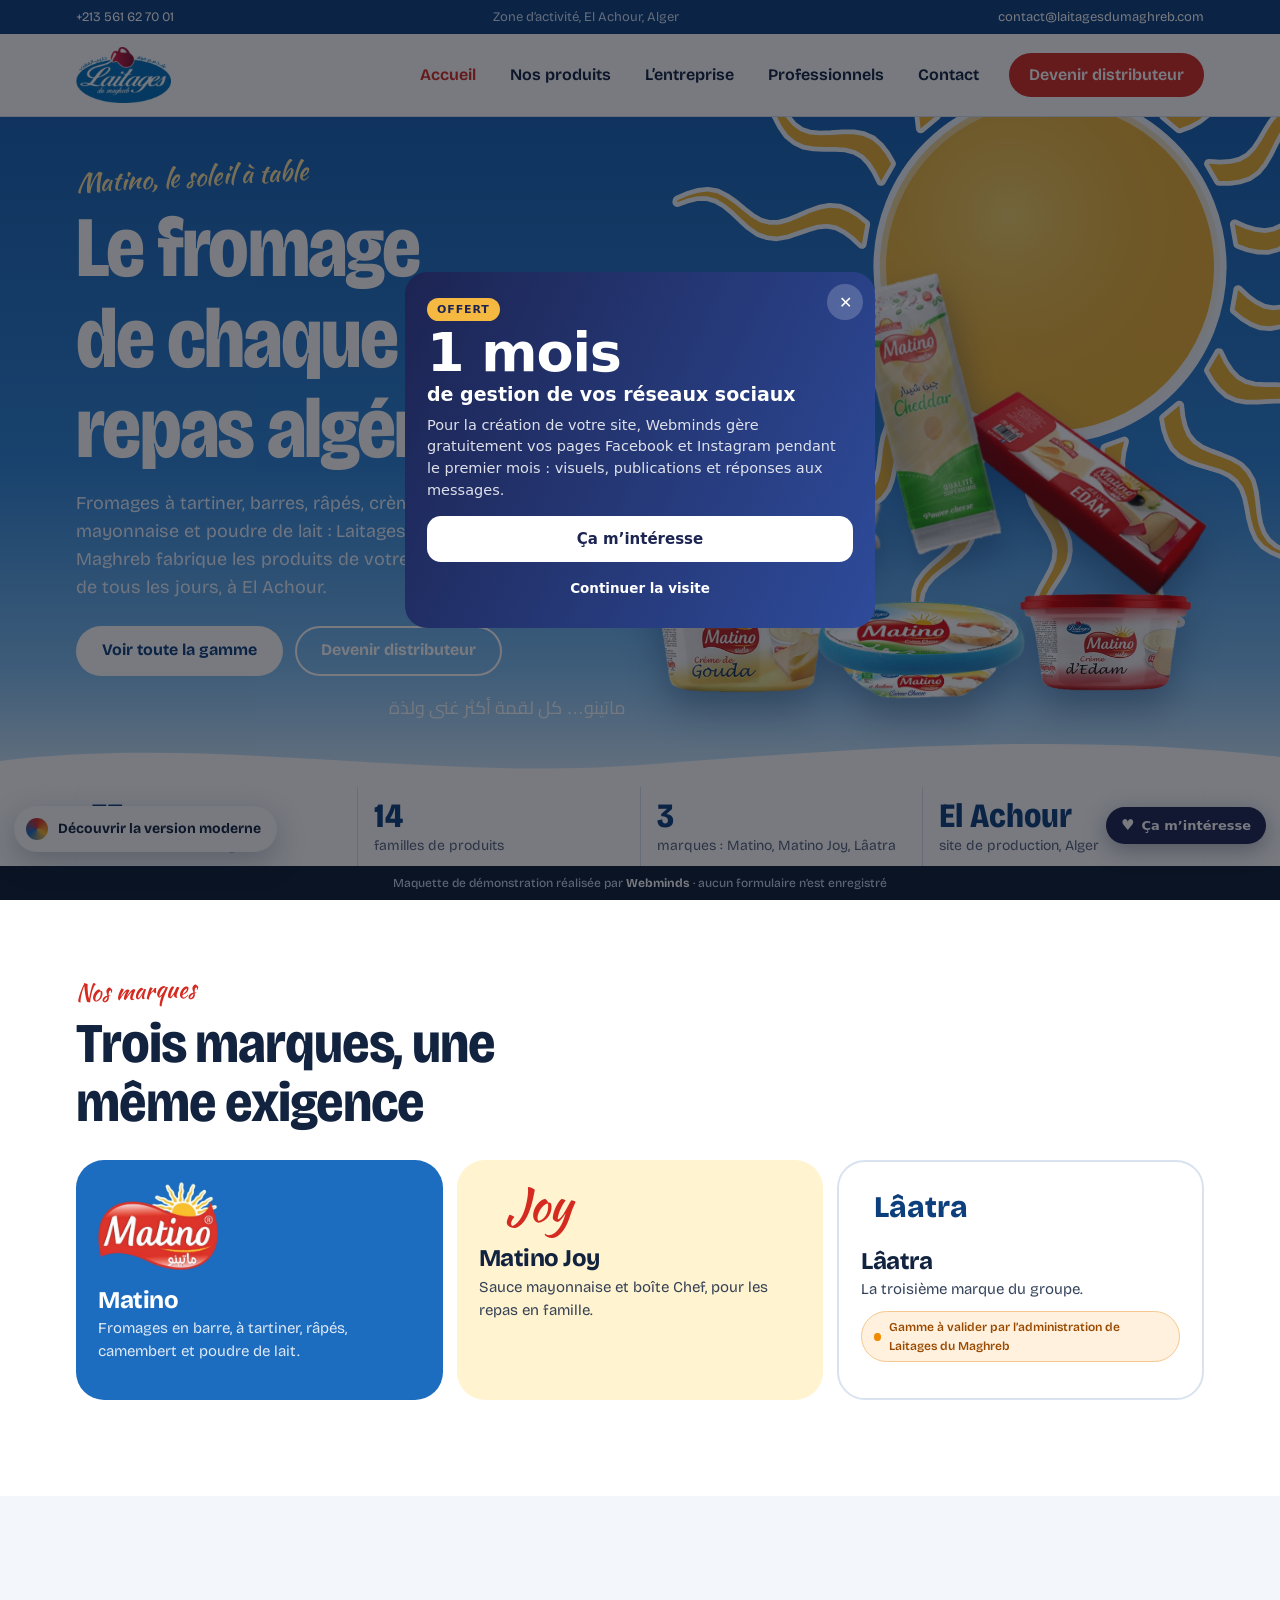
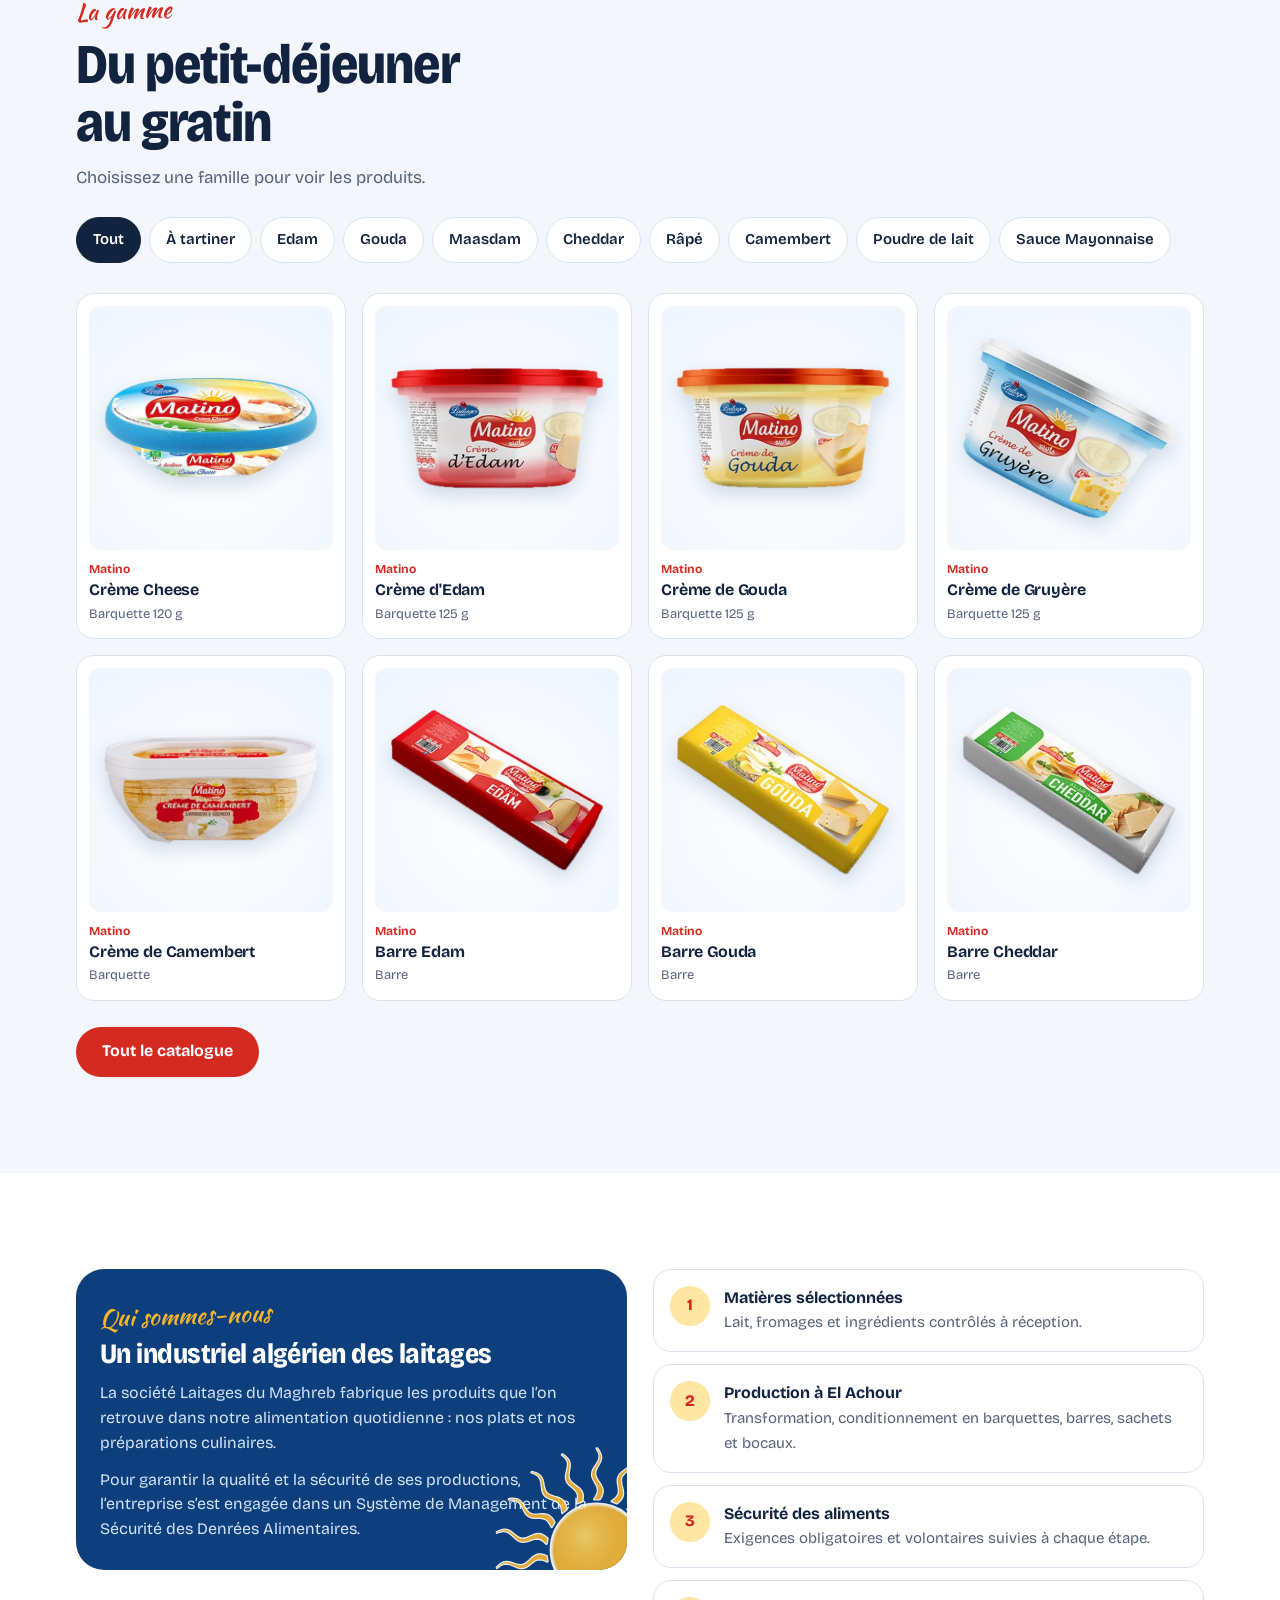
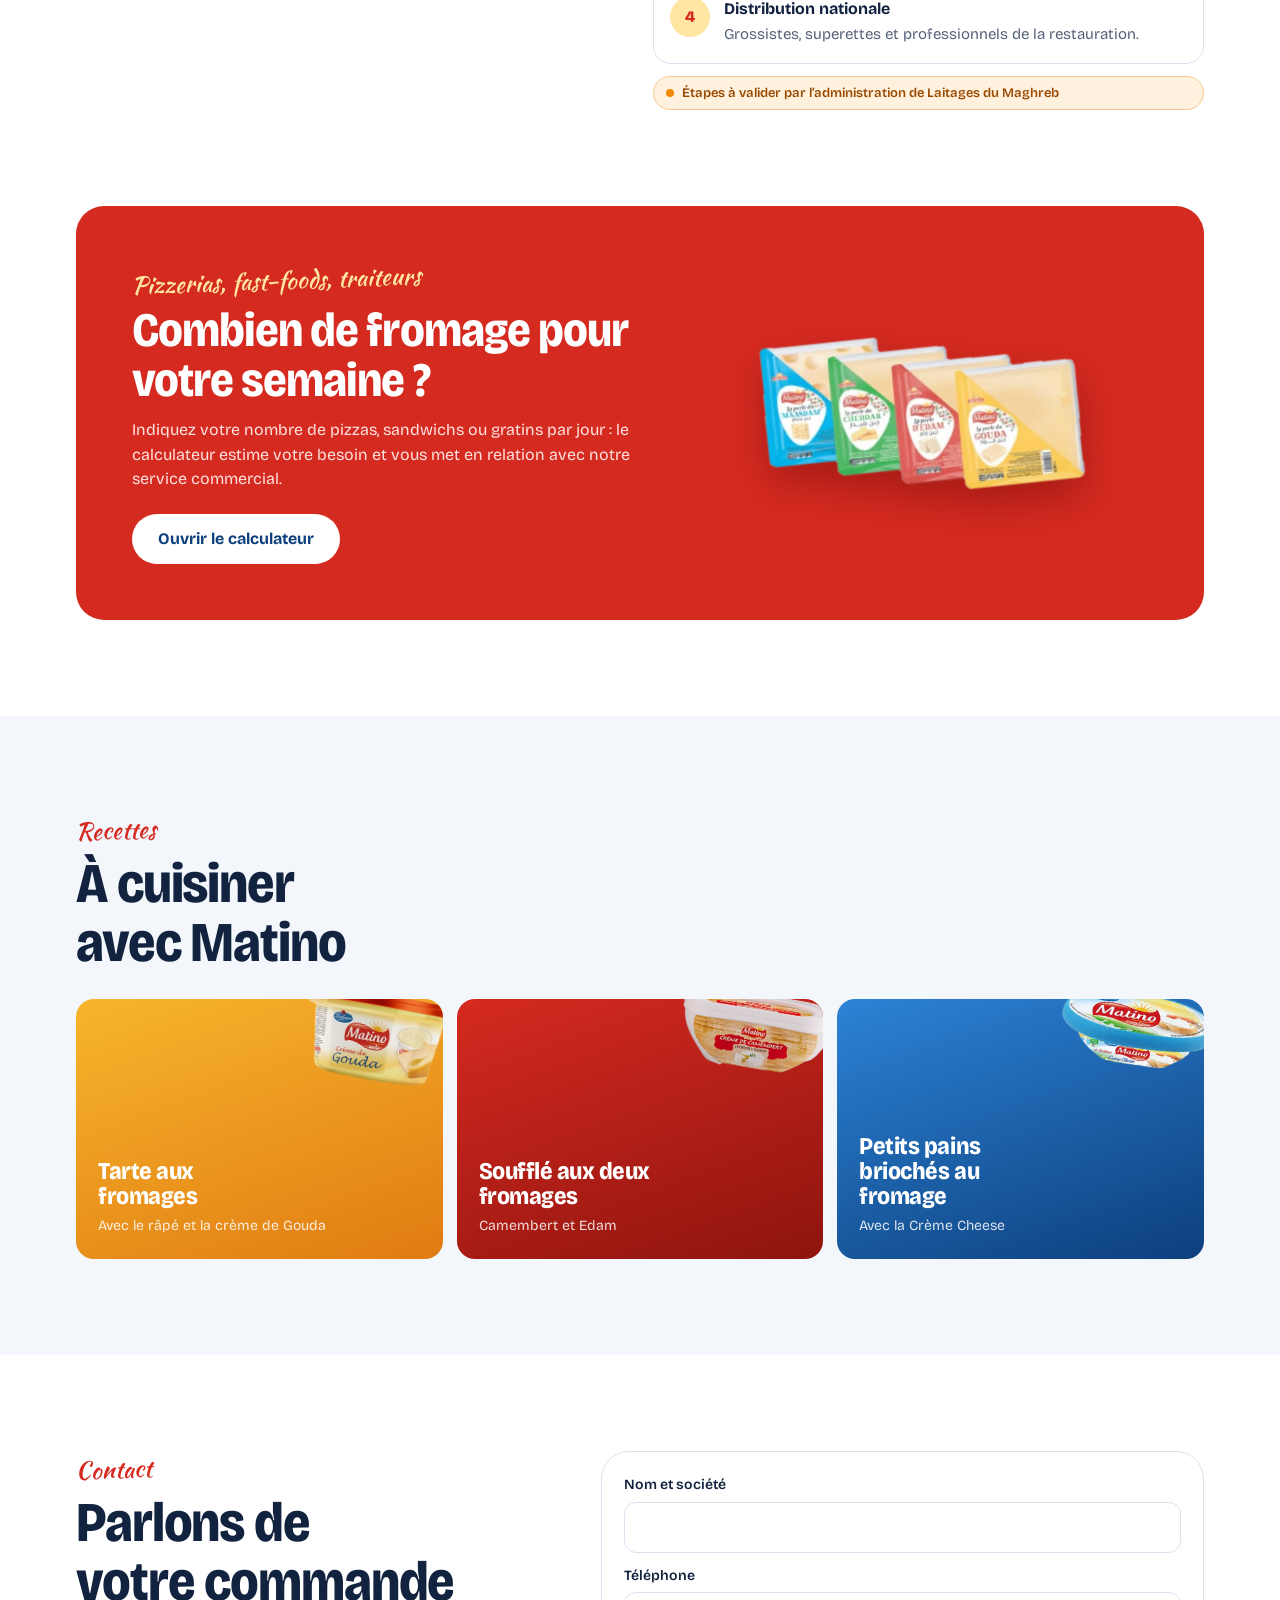
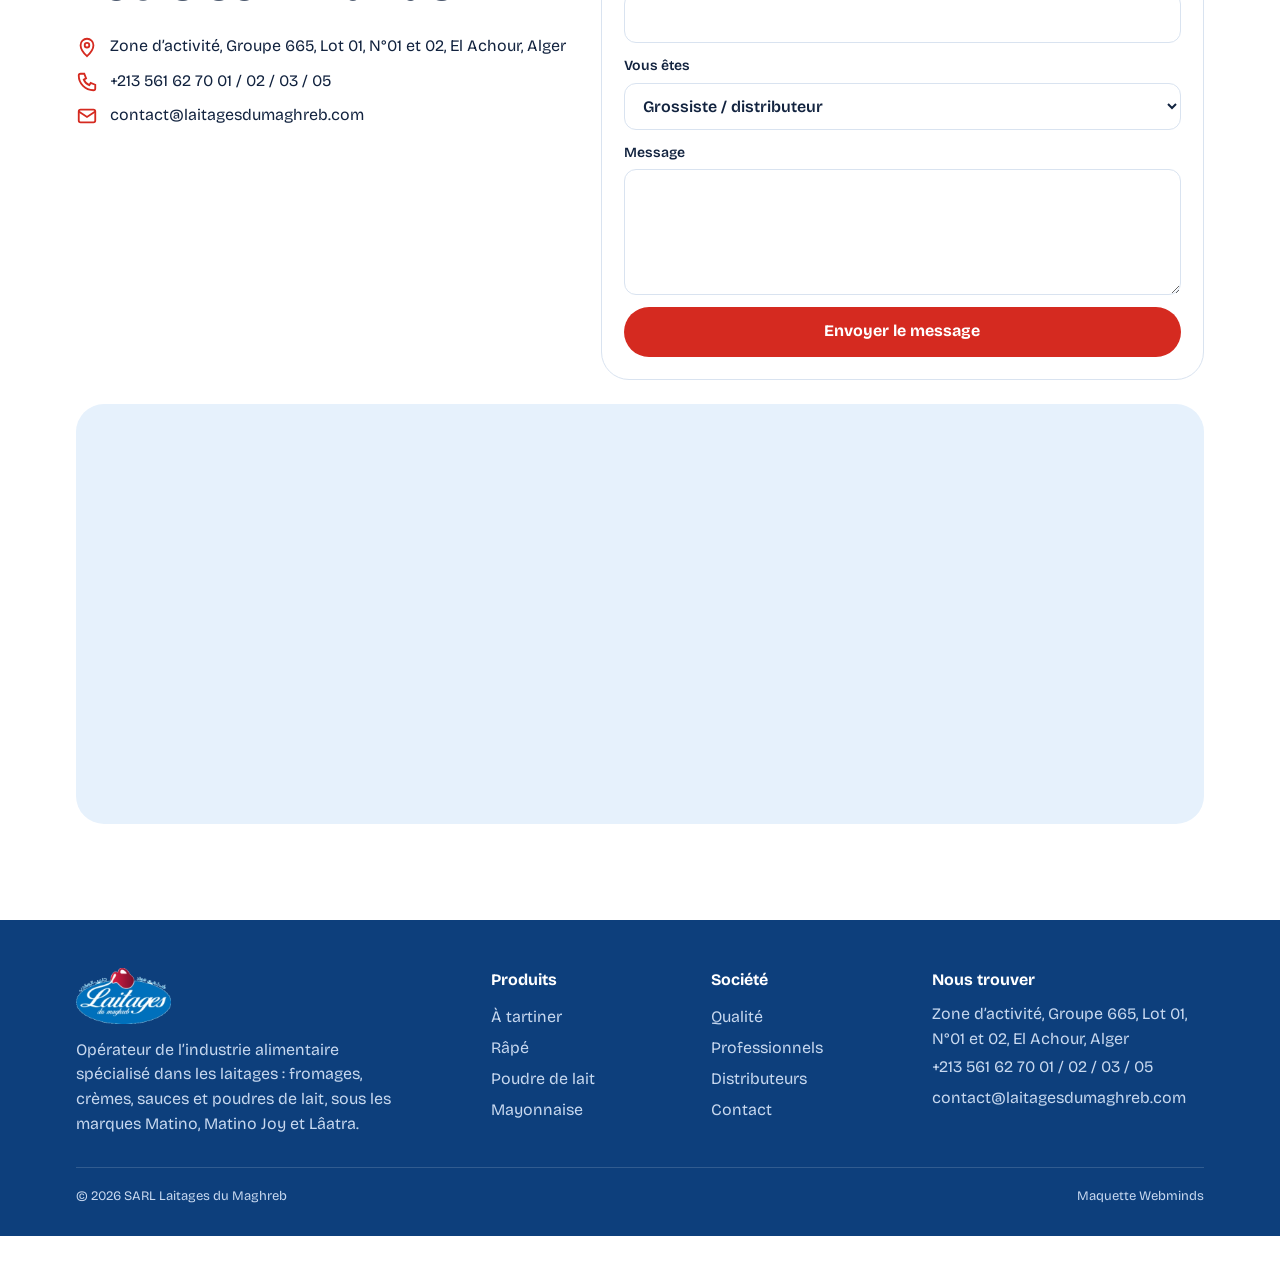
<file: index.html>
<!doctype html>
<html lang="fr" data-version="corporate" data-base="">
<head>
<meta charset="utf-8">
<meta name="viewport" content="width=device-width, initial-scale=1, viewport-fit=cover">
<meta name="robots" content="noindex, nofollow">
<title>Laitages du Maghreb · Fromages et laitages Matino</title>
<meta name="description" content="Laitages du Maghreb, fabricant algérien de fromages, crèmes, sauces et poudres de lait sous les marques Matino et Matino Joy.">
<link rel="icon" href="img/logo-laitages.webp">
<link rel="preload" href="fonts/bricolage.woff2" as="font" type="font/woff2" crossorigin>
<link rel="stylesheet" href="css/style.css">
</head>
<body>
<div class="ldm-top"><div class="ldm-wrap"><a href="tel:+213561627001">+213 561 62 70 01</a><span class="hide-s">Zone d’activité, El Achour, Alger</span><a href="mailto:contact@laitagesdumaghreb.com">contact@laitagesdumaghreb.com</a></div></div>
<header class="ldm-head"><div class="ldm-wrap">
<a class="ldm-logo" href="index.html" aria-label="Laitages du Maghreb, accueil"><img src="img/logo-laitages.webp" alt="Laitages du Maghreb" width="270" height="160"></a>
<nav class="ldm-nav" data-nav aria-label="Navigation principale">
<a href="index.html">Accueil</a><a href="produits.html">Nos produits</a><a href="index.html#qualite">L’entreprise</a><a href="professionnels.html">Professionnels</a><a href="contact.html">Contact</a>
<a class="ldm-btn ldm-btn--red" href="professionnels.html#distributeur">Devenir distributeur</a>
</nav>
<button class="ldm-burger" data-burger aria-label="Menu" aria-expanded="false"><span></span></button>
</div></header>
<main>

<section class="ldm-hero">
<img class="ldm-hero-sun" src="img/sun.svg" alt="" aria-hidden="true">
<div class="ldm-wrap">
<div>
<span class="ldm-hero-kicker">Matino, le soleil à table</span>
<h1>Le fromage de chaque repas algérien</h1>
<p class="ldm-hero-lead">Fromages à tartiner, barres, râpés, crèmes, mayonnaise et poudre de lait : Laitages du Maghreb fabrique les produits de votre cuisine de tous les jours, à El Achour.</p>
<div class="ldm-hero-ctas"><a class="ldm-btn ldm-btn--white" href="produits.html">Voir toute la gamme</a><a class="ldm-btn ldm-btn--ghost" href="professionnels.html#distributeur">Devenir distributeur</a></div>
<p class="ldm-hero-ar ar">ماتينو… كل لقمة أكثر غنى ولذة</p>
</div>
<div class="ldm-stage" aria-hidden="true">
<img class="s1" src="img/p/barre-maasdam.webp" alt="">
<img class="s2" src="img/p/barre-edam.webp" alt="">
<img class="s6" src="img/p/cheddar-pm.webp" alt="">
<img class="s3" src="img/p/creme-gouda.webp" alt="">
<img class="s4" src="img/p/creme-cheese.webp" alt="">
<img class="s5" src="img/p/creme-edam.webp" alt="">
</div>
</div>
<svg class="ldm-hero-wave" viewBox="0 0 1440 46" preserveAspectRatio="none" aria-hidden="true"><path d="M0 46V20C240 -6 480 40 720 24s480-34 720-8v30z" fill="#fff"/></svg>
</section>

<section class="ldm-wrap">
<div class="ldm-facts">
<div><b>73</b><span>références au catalogue</span></div>
<div><b>14</b><span>familles de produits</span></div>
<div><b>3</b><span>marques : Matino, Matino Joy, Lâatra</span></div>
<div><b>El Achour</b><span>site de production, Alger</span></div>
</div>
</section>

<section class="ldm-sec">
<div class="ldm-wrap">
<span class="ldm-sig">Nos marques</span>
<h2 class="ldm-h2">Trois marques, une même exigence</h2>
<div class="ldm-brands">
<a class="ldm-brand ldm-brand--matino" href="produits.html?b=Matino"><img src="img/logo-matino.webp" alt="Matino"><div><h3>Matino</h3><p>Fromages en barre, à tartiner, râpés, camembert et poudre de lait.</p></div></a>
<a class="ldm-brand ldm-brand--joy" href="produits.html?b=Matino Joy"><span class="joy">Joy</span><div><h3>Matino Joy</h3><p>Sauce mayonnaise et boîte Chef, pour les repas en famille.</p></div></a>
<a class="ldm-brand ldm-brand--laatra" href="produits.html"><span class="la">Lâatra</span><div><h3>Lâatra</h3><p>La troisième marque du groupe.</p><span class="ldm-tovalidate">Gamme à valider par l’administration de Laitages du Maghreb</span></div></a>
</div>
</div>
</section>

<section class="ldm-sec ldm-sec--wash">
<div class="ldm-wrap">
<span class="ldm-sig">La gamme</span>
<h2 class="ldm-h2">Du petit-déjeuner au gratin</h2>
<p class="ldm-sub">Choisissez une famille pour voir les produits.</p>
<div class="ldm-chips" id="homeChips" role="group" aria-label="Familles"></div>
<div class="ldm-grid" id="homeGrid"></div>
<p style="margin-top:26px"><a class="ldm-btn ldm-btn--red" href="produits.html">Tout le catalogue</a></p>
</div>
</section>

<section class="ldm-sec" id="qualite">
<div class="ldm-wrap ldm-quality">
<div class="ldm-quality-card">
<img class="sun" src="img/sun.svg" alt="" aria-hidden="true">
<span class="ldm-sig" style="color:var(--sun)">Qui sommes-nous</span>
<h3>Un industriel algérien des laitages</h3>
<p>La société Laitages du Maghreb fabrique les produits que l’on retrouve dans notre alimentation quotidienne : nos plats et nos préparations culinaires.</p>
<p>Pour garantir la qualité et la sécurité de ses productions, l’entreprise s’est engagée dans un Système de Management de la Sécurité des Denrées Alimentaires.</p>
</div>
<div class="ldm-steps">
<div class="ldm-step"><i>1</i><div><b>Matières sélectionnées</b><span>Lait, fromages et ingrédients contrôlés à réception.</span></div></div>
<div class="ldm-step"><i>2</i><div><b>Production à El Achour</b><span>Transformation, conditionnement en barquettes, barres, sachets et bocaux.</span></div></div>
<div class="ldm-step"><i>3</i><div><b>Sécurité des aliments</b><span>Exigences obligatoires et volontaires suivies à chaque étape.</span></div></div>
<div class="ldm-step"><i>4</i><div><b>Distribution nationale</b><span>Grossistes, superettes et professionnels de la restauration.</span></div></div>
<span class="ldm-tovalidate">Étapes à valider par l’administration de Laitages du Maghreb</span>
</div>
</div>
</section>

<section class="ldm-sec" style="padding-top:0">
<div class="ldm-wrap">
<div class="ldm-pro">
<div>
<span class="ldm-sig" style="color:var(--sun-soft)">Pizzerias, fast-foods, traiteurs</span>
<h2>Combien de fromage pour votre semaine ?</h2>
<p style="margin-top:12px">Indiquez votre nombre de pizzas, sandwichs ou gratins par jour : le calculateur estime votre besoin et vous met en relation avec notre service commercial.</p>
<p style="margin-top:22px"><a class="ldm-btn ldm-btn--white" href="professionnels.html">Ouvrir le calculateur</a></p>
</div>
<img class="ldm-pro-img" src="img/p/barres-pack.webp" alt="Barres de fromage Matino Edam, Maasdam, Gouda, Cheddar">
</div>
</div>
</section>

<section class="ldm-sec ldm-sec--wash">
<div class="ldm-wrap">
<span class="ldm-sig">Recettes</span>
<h2 class="ldm-h2">À cuisiner avec Matino</h2>
<div class="ldm-recipes">
<a class="ldm-recipe" href="produits.html?f=Râpé"><img src="img/p/creme-gouda.webp" alt=""><h3>Tarte aux fromages</h3><span>Avec le râpé et la crème de Gouda</span></a>
<a class="ldm-recipe" href="produits.html?f=Camembert"><img src="img/p/camembert.webp" alt=""><h3>Soufflé aux deux fromages</h3><span>Camembert et Edam</span></a>
<a class="ldm-recipe" href="produits.html?f=À tartiner"><img src="img/p/creme-cheese.webp" alt=""><h3>Petits pains briochés au fromage</h3><span>Avec la Crème Cheese</span></a>
</div>
</div>
</section>

<section class="ldm-sec">
<div class="ldm-wrap ldm-contact">
<div>
<span class="ldm-sig">Contact</span>
<h2 class="ldm-h2">Parlons de votre commande</h2>
<div class="ldm-info" style="margin-top:22px">
<p><svg viewBox="0 0 24 24" fill="none" stroke="currentColor" stroke-width="2"><path d="M12 22s7-6.5 7-12a7 7 0 0 0-14 0c0 5.5 7 12 7 12z"/><circle cx="12" cy="10" r="2.5"/></svg>Zone d’activité, Groupe 665, Lot 01, N°01 et 02, El Achour, Alger</p>
<a href="tel:+213561627001"><svg viewBox="0 0 24 24" fill="none" stroke="currentColor" stroke-width="2"><path d="M5 3h4l2 5-2.5 1.5a11 11 0 0 0 6 6L16 13l5 2v4a2 2 0 0 1-2 2A16 16 0 0 1 3 5a2 2 0 0 1 2-2"/></svg>+213 561 62 70 01 / 02 / 03 / 05</a>
<a href="mailto:contact@laitagesdumaghreb.com"><svg viewBox="0 0 24 24" fill="none" stroke="currentColor" stroke-width="2"><rect x="3" y="5" width="18" height="14" rx="2"/><path d="m3 7 9 6 9-6"/></svg>contact@laitagesdumaghreb.com</a>
</div>
</div>
<form class="ldm-form" data-fake>
<label>Nom et société<input required name="n" autocomplete="name"></label>
<label>Téléphone<input required name="t" type="tel" inputmode="tel"></label>
<label>Vous êtes<select name="p"><option>Grossiste / distributeur</option><option>Restaurant, pizzeria, traiteur</option><option>Superette</option><option>Particulier</option></select></label>
<label>Message<textarea name="m" rows="4"></textarea></label>
<button class="ldm-btn ldm-btn--red" type="submit">Envoyer le message</button>
</form>
</div>
<div class="ldm-wrap"><iframe class="ldm-map" title="Carte : Laitages du Maghreb, El Achour" loading="lazy" src="https://maps.google.com/maps?q=SARL%20Laitage%20du%20Maghreb%20El%20Achour&t=m&z=15&output=embed"></iframe></div>
</section>
</main>
<footer class="ldm-foot"><div class="ldm-wrap">
<div class="ldm-foot-grid">
<div><img src="img/logo-laitages.webp" alt="Laitages du Maghreb"><p style="margin-top:14px;max-width:34ch">Opérateur de l’industrie alimentaire spécialisé dans les laitages : fromages, crèmes, sauces et poudres de lait, sous les marques Matino, Matino Joy et Lâatra.</p></div>
<div><h4>Produits</h4><a href="produits.html?f=À tartiner">À tartiner</a><a href="produits.html?f=Râpé">Râpé</a><a href="produits.html?f=Poudre de lait">Poudre de lait</a><a href="produits.html?f=Sauce Mayonnaise">Mayonnaise</a></div>
<div><h4>Société</h4><a href="index.html#qualite">Qualité</a><a href="professionnels.html">Professionnels</a><a href="professionnels.html#distributeur">Distributeurs</a><a href="contact.html">Contact</a></div>
<div><h4>Nous trouver</h4><p>Zone d’activité, Groupe 665, Lot 01, N°01 et 02, El Achour, Alger</p><a href="tel:+213561627001">+213 561 62 70 01 / 02 / 03 / 05</a><a href="mailto:contact@laitagesdumaghreb.com">contact@laitagesdumaghreb.com</a></div>
</div>
<div class="ldm-foot-bottom"><span>© 2026 SARL Laitages du Maghreb</span><span>Maquette Webminds</span></div>
</div></footer>
<script src="js/common.js"></script>
<script src="js/data.js"></script>
<script>
window.LDM_card=function(p){
  var a=document.createElement('a');a.className='ldm-card';a.href='produit.html?id='+p.id;
  a.innerHTML='<div class="ldm-card-img" data-pimg="'+p.name+'"><img loading="lazy" alt="'+p.name+'" src="'+p.img+'"'+(p.remote?' class="is-remote" onerror="LDM_imgFallback(this)"':'')+'></div><div class="ldm-card-brand">'+p.brand+'</div><h3>'+p.name+'</h3><div class="ldm-card-fmt">'+p.format+'</div>';
  return a;
};
</script>
<script>
(function(){
  var fams=['Tout','À tartiner','Edam','Gouda','Maasdam','Cheddar','Râpé','Camembert','Poudre de lait','Sauce Mayonnaise'];
  var chips=document.getElementById('homeChips'),grid=document.getElementById('homeGrid');
  function render(f){
    grid.innerHTML='';
    LDM_PRODUCTS.filter(function(p){return f==='Tout'?!p.remote:p.cat===f;}).slice(0,8).forEach(function(p){grid.appendChild(LDM_card(p));});
    chips.querySelectorAll('button').forEach(function(b){b.setAttribute('aria-pressed',b.dataset.f===f?'true':'false');});
  }
  fams.forEach(function(f){var b=document.createElement('button');b.className='ldm-chip';b.dataset.f=f;b.textContent=f;b.onclick=function(){render(f);};chips.appendChild(b);});
  render('Tout');
})();
</script><script data-wml>(function(){if(window.__wmL)return;window.__wmL=1;
var C={"p": "Laitages du Maghreb", "mail": null, "wa": "213797372452", "v": [["/", "Version corporate", "Claire et rassurante"], ["/v2/", "Version moderne", "Immersive et animée"]]};
function ready(f){document.readyState==='loading'?document.addEventListener('DOMContentLoaded',f):f()}
ready(function(){
var css='.wmL-b{position:fixed;right:14px;bottom:calc(56px + env(safe-area-inset-bottom));z-index:2147483000;border:0;border-radius:999px;background:#1C2452;color:#fff;font:700 13px/1 system-ui,-apple-system,Segoe UI,Roboto,sans-serif;padding:11px 15px;box-shadow:0 6px 22px rgba(20,30,60,.35);cursor:pointer;display:flex;align-items:center;gap:7px}'
+'@media(max-width:520px){.wmL-b{bottom:calc(112px + env(safe-area-inset-bottom));font-size:12.5px;padding:10px 13px}}'
+'.wmL-m{position:fixed;inset:0;z-index:2147483001;background:rgba(10,14,25,.55);display:none;align-items:flex-end;justify-content:center;font-family:system-ui,-apple-system,Segoe UI,Roboto,sans-serif}.wmL-m.on{display:flex}@media(min-width:700px){.wmL-m{align-items:center;padding:20px}}'
+'.wmL-x{box-sizing:border-box;position:relative;background:#fff;color:#1C2452;width:100%;max-width:470px;max-height:92vh;overflow:auto;border-radius:22px 22px 0 0;padding:24px 22px calc(22px + env(safe-area-inset-bottom));text-align:left}@media(min-width:700px){.wmL-x{border-radius:22px}}'
+'.wmL-x *{box-sizing:border-box}.wmL-c{position:absolute;top:12px;right:12px;width:36px;height:36px;border:0;border-radius:50%;background:#F0F2F1;font-size:16px;cursor:pointer;color:#1C2452}'
+'.wmL-x h3{font:800 26px/1.1 system-ui,-apple-system,sans-serif;margin:4px 40px 10px 0;color:inherit}.wmL-x p{margin:0 0 14px;line-height:1.5;font-size:14.5px;opacity:.85}'
+'.wmL-o{background:linear-gradient(115deg,#1C2452,#2E4B9A);color:#fff}.wmL-o .wmL-c{background:rgba(255,255,255,.2);color:#fff}.wmL-big{font:900 54px/.95 system-ui,-apple-system,sans-serif;letter-spacing:-.02em;margin:6px 0 2px}.wmL-big small{display:block;font-size:19px;font-weight:700;letter-spacing:0;margin-top:6px}'
+'.wmL-tag{display:inline-block;background:#F5B841;color:#1C2452;font:800 11px system-ui,sans-serif;letter-spacing:.08em;border-radius:999px;padding:5px 10px}'
+'.wmL-btn{display:flex;align-items:center;justify-content:center;width:100%;border:0;border-radius:14px;padding:14px;font:800 15px system-ui,-apple-system,sans-serif;cursor:pointer;margin-top:8px}.wmL-w{background:#fff;color:#1C2452}.wmL-g{background:#1FAF55;color:#fff}.wmL-n{background:#1C2452;color:#fff}.wmL-l{background:transparent;color:inherit;font-weight:600;font-size:13.5px;padding:10px}'
+'.wmL-s{font:700 11.5px system-ui,sans-serif;text-transform:uppercase;letter-spacing:.06em;opacity:.6;margin:12px 0 8px}.wmL-ch{display:grid;gap:8px}.wmL-ch label{display:flex;align-items:center;gap:10px;border:1.5px solid #E2E6E3;border-radius:12px;padding:11px 12px;cursor:pointer;font-size:14px;font-weight:600}.wmL-ch label small{display:block;font-weight:500;opacity:.65;font-size:12px}.wmL-ch input{width:18px;height:18px;flex:none;accent-color:#1FAF55}'
+'.wmL-f{display:grid;gap:8px;margin:12px 0 6px}.wmL-f input{border:1.5px solid #E2E6E3;border-radius:12px;padding:12px;font:500 16px system-ui,sans-serif;color:#1C2452;background:#fff;-webkit-user-select:text!important;user-select:text!important;width:100%}'
+'.wmL-ok{text-align:center}.wmL-ok i{display:grid;place-items:center;width:64px;height:64px;margin:6px auto 12px;border-radius:50%;background:#E8F7EE;color:#1FAF55;font-style:normal;font-size:30px}';
var st=document.createElement('style');st.textContent=css;document.head.appendChild(st);
function ss(k,v){try{if(v===undefined)return sessionStorage.getItem(k);sessionStorage.setItem(k,v)}catch(e){}}
var p=location.pathname,cur=0;C.v.forEach(function(v,i){if(v[0]!=='/'&&p.indexOf(v[0])===0)cur=i});
var off=document.createElement('div');off.className='wmL-m';off.innerHTML='<div class="wmL-x wmL-o" role="dialog" aria-modal="true"><button class="wmL-c" type="button" aria-label="Fermer">✕</button><span class="wmL-tag">OFFERT</span><div class="wmL-big">1 mois<small>de gestion de vos réseaux sociaux</small></div><p style="margin-top:12px">Pour la création de votre site, Webminds gère gratuitement vos pages Facebook et Instagram pendant le premier mois : visuels, publications et réponses aux messages.</p><button class="wmL-btn wmL-w" type="button" data-i>Ça m’intéresse</button><button class="wmL-btn wmL-l" type="button" data-c>Continuer la visite</button></div>';
var ch='';C.v.forEach(function(v,i){ch+='<label><input type="radio" name="wmLv" value="'+v[1]+'"'+(i===cur?' checked':'')+'><span>'+v[1]+(v[2]?'<small>'+v[2]+'</small>':'')+'</span></label>'});
var it=document.createElement('div');it.className='wmL-m';it.innerHTML='<div class="wmL-x" role="dialog" aria-modal="true"><button class="wmL-c" type="button" aria-label="Fermer">✕</button><div data-s1><h3>Cette maquette vous plaît ?</h3><p>Choisissez la version qui vous intéresse : Webminds vous recontacte pour vous la présenter.</p>'+(C.v.length>1?'<div class="wmL-s">La version préférée</div><div class="wmL-ch">'+ch+'</div>':'')+'<div class="wmL-s">En plus</div><div class="wmL-ch"><label><input type="checkbox" value="Gestion des réseaux sociaux (1 mois offert)"><span>Réseaux sociaux<small>1 mois de gestion offert avec le site</small></span></label></div><div class="wmL-f"><input name="n" placeholder="Votre nom" autocomplete="name"><input name="t" type="tel" inputmode="tel" placeholder="Votre téléphone (facultatif)" autocomplete="tel"></div><button class="wmL-btn wmL-g" type="button" data-w>Envoyer sur WhatsApp</button>'+(C.mail?'<button class="wmL-btn wmL-l" type="button" data-e>Envoyer par e-mail</button>':'')+'</div><div class="wmL-ok" data-s2 hidden><i>✓</i><h3 style="margin:0 0 8px">Merci !</h3><p>Votre choix a bien été transmis à Webminds. Nous vous recontactons très vite.</p><button class="wmL-btn wmL-n" type="button" data-c>Continuer la visite</button></div></div>';
document.body.appendChild(off);document.body.appendChild(it);
var b=document.createElement('button');b.type='button';b.className='wmL-b';b.innerHTML='<b style="font-size:15px">♥</b>Ça m’intéresse';document.body.appendChild(b);
function op(m){off.classList.remove('on');it.classList.remove('on');m.classList.add('on')}
[off,it].forEach(function(m){m.addEventListener('click',function(e){if(e.target===m||e.target.closest('.wmL-c')||e.target.closest('[data-c]'))m.classList.remove('on')})});
b.onclick=function(){op(it)};off.querySelector('[data-i]').onclick=function(){op(it)};
function msg(){var v=(it.querySelector('input[name=wmLv]:checked')||{}).value||C.v[cur][1],x=[].map.call(it.querySelectorAll('input[type=checkbox]:checked'),function(c){return c.value}),n=it.querySelector('[name=n]').value.trim(),t=it.querySelector('[name=t]').value.trim();
 return{v:v,x:x,n:n,t:t,txt:'Bonjour Webminds, la maquette '+C.p+' m’intéresse.\nVersion préférée : '+v+(x.length?'\nEn plus : '+x.join(', '):'')+(n?'\nNom : '+n:'')+(t?'\nTéléphone : '+t:'')+'\nLien : '+location.origin+C.v[cur][0]}}
function mail(m){if(!C.mail)return;try{fetch('https://formsubmit.co/ajax/'+C.mail,{method:'POST',keepalive:true,headers:{'Content-Type':'application/json','Accept':'application/json'},body:JSON.stringify({_subject:'Maquette '+C.p+' : intéressé ('+m.v+')',Prospect:C.p,Version:m.v,Options:m.x.join(', ')||'-',Nom:m.n||'-',Telephone:m.t||'-',Lien:location.origin+C.v[cur][0],_template:'table',_captcha:'false'})}).catch(function(){})}catch(e){}}
function done(){it.querySelector('[data-s1]').hidden=true;it.querySelector('[data-s2]').hidden=false;ss('wmL-sent','1')}
it.querySelector('[data-w]').onclick=function(){var m=msg();mail(m);done();location.href='https://wa.me/'+C.wa+'?text='+encodeURIComponent(m.txt)};
var e=it.querySelector('[data-e]');if(e)e.onclick=function(){mail(msg());done()};
var sh=ss('wmL-off');addEventListener('scroll',function(){var r=(scrollY+innerHeight)/document.documentElement.scrollHeight;
 if(!sh&&scrollY>500&&r>.3){sh=1;ss('wmL-off','1');op(off)}
 if(!ss('wmL-it')&&!ss('wmL-sent')&&sh&&r>.92&&!off.classList.contains('on')){ss('wmL-it','1');op(it)}},{passive:true});
});})();
</script></body>
</html>
</file>
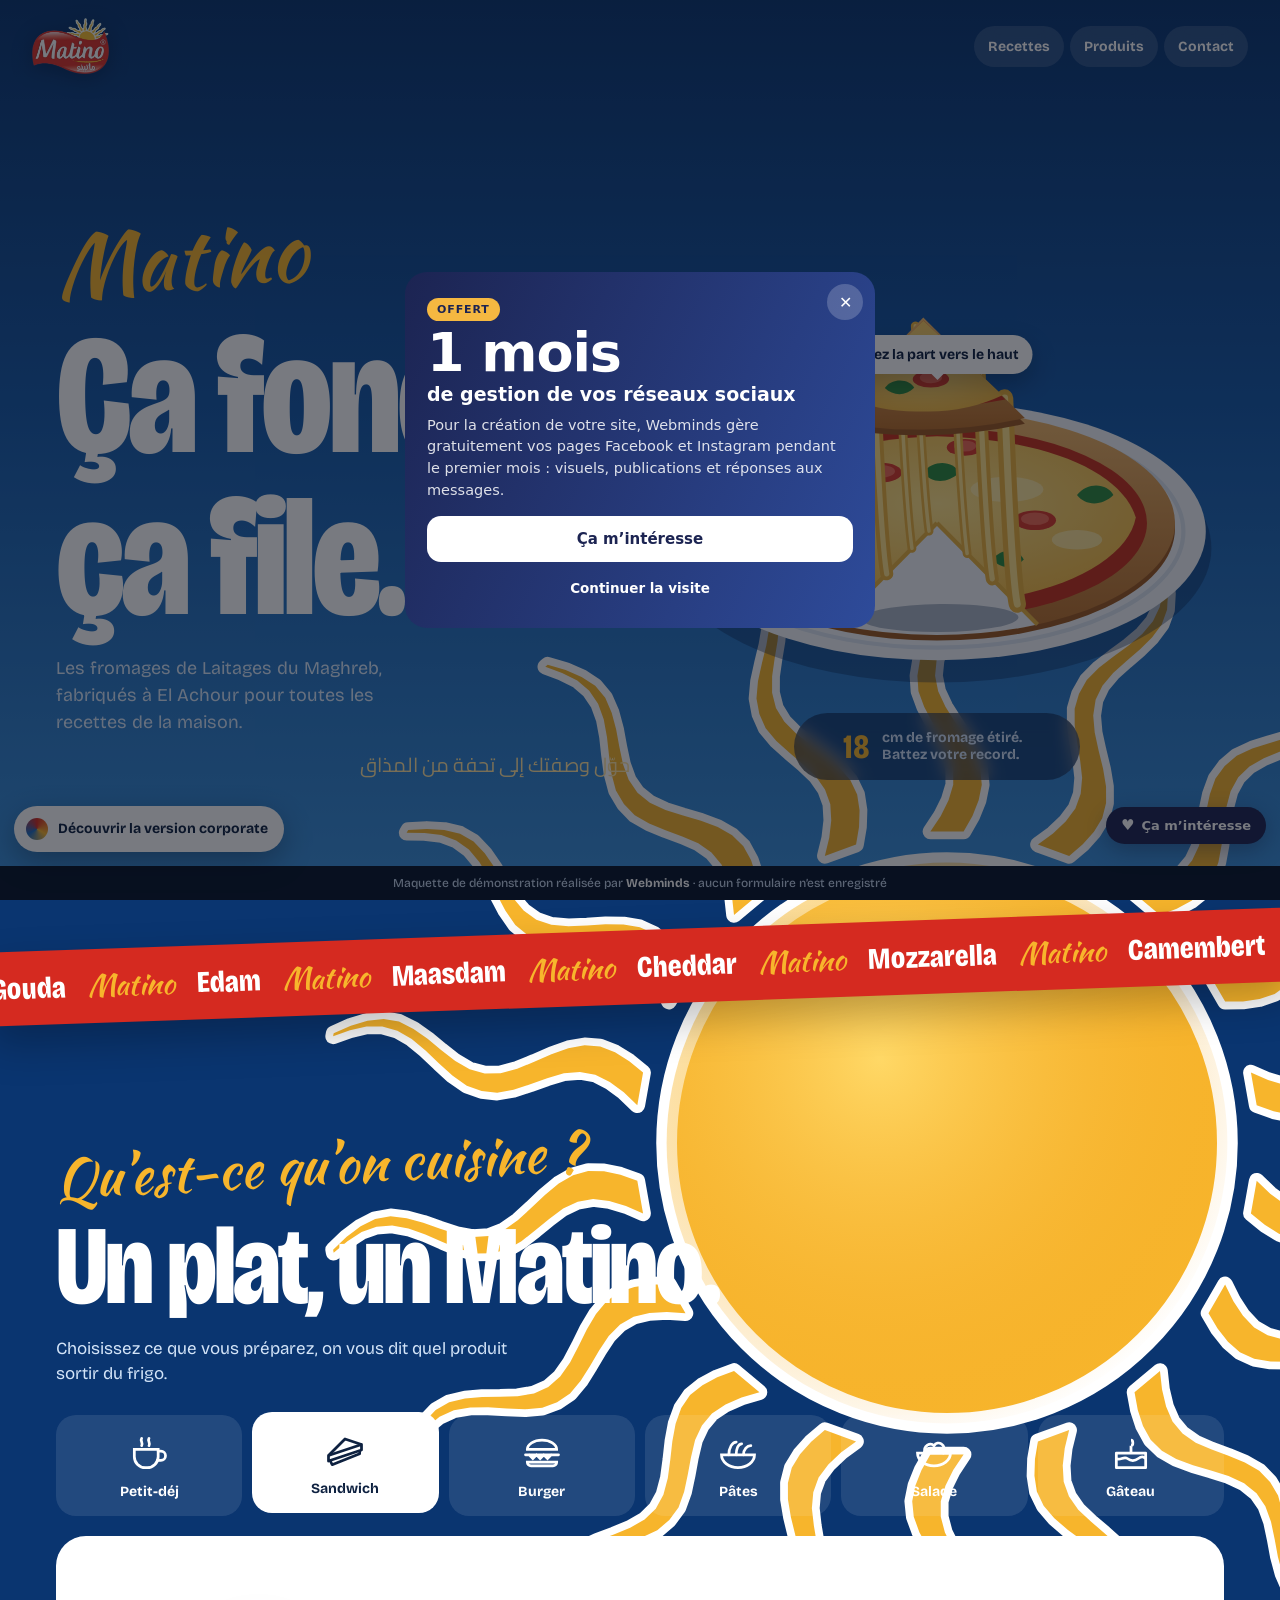
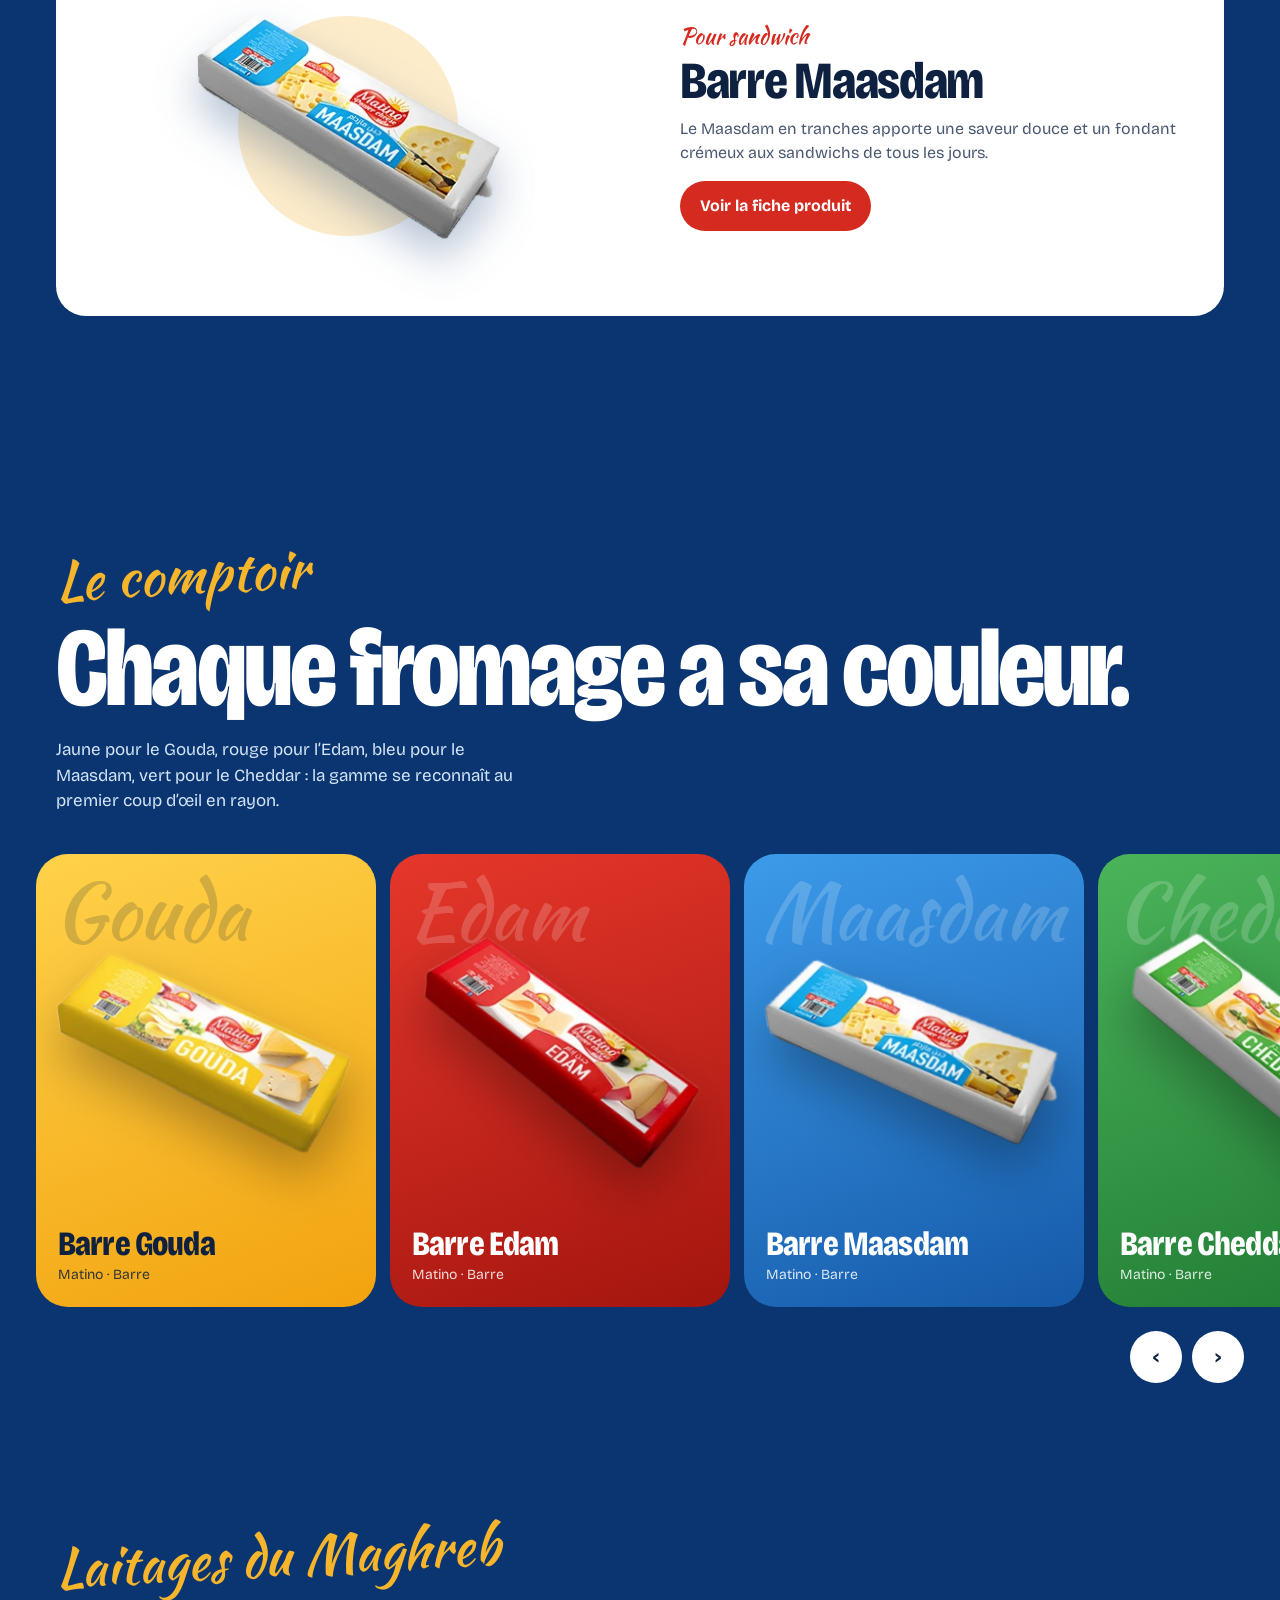
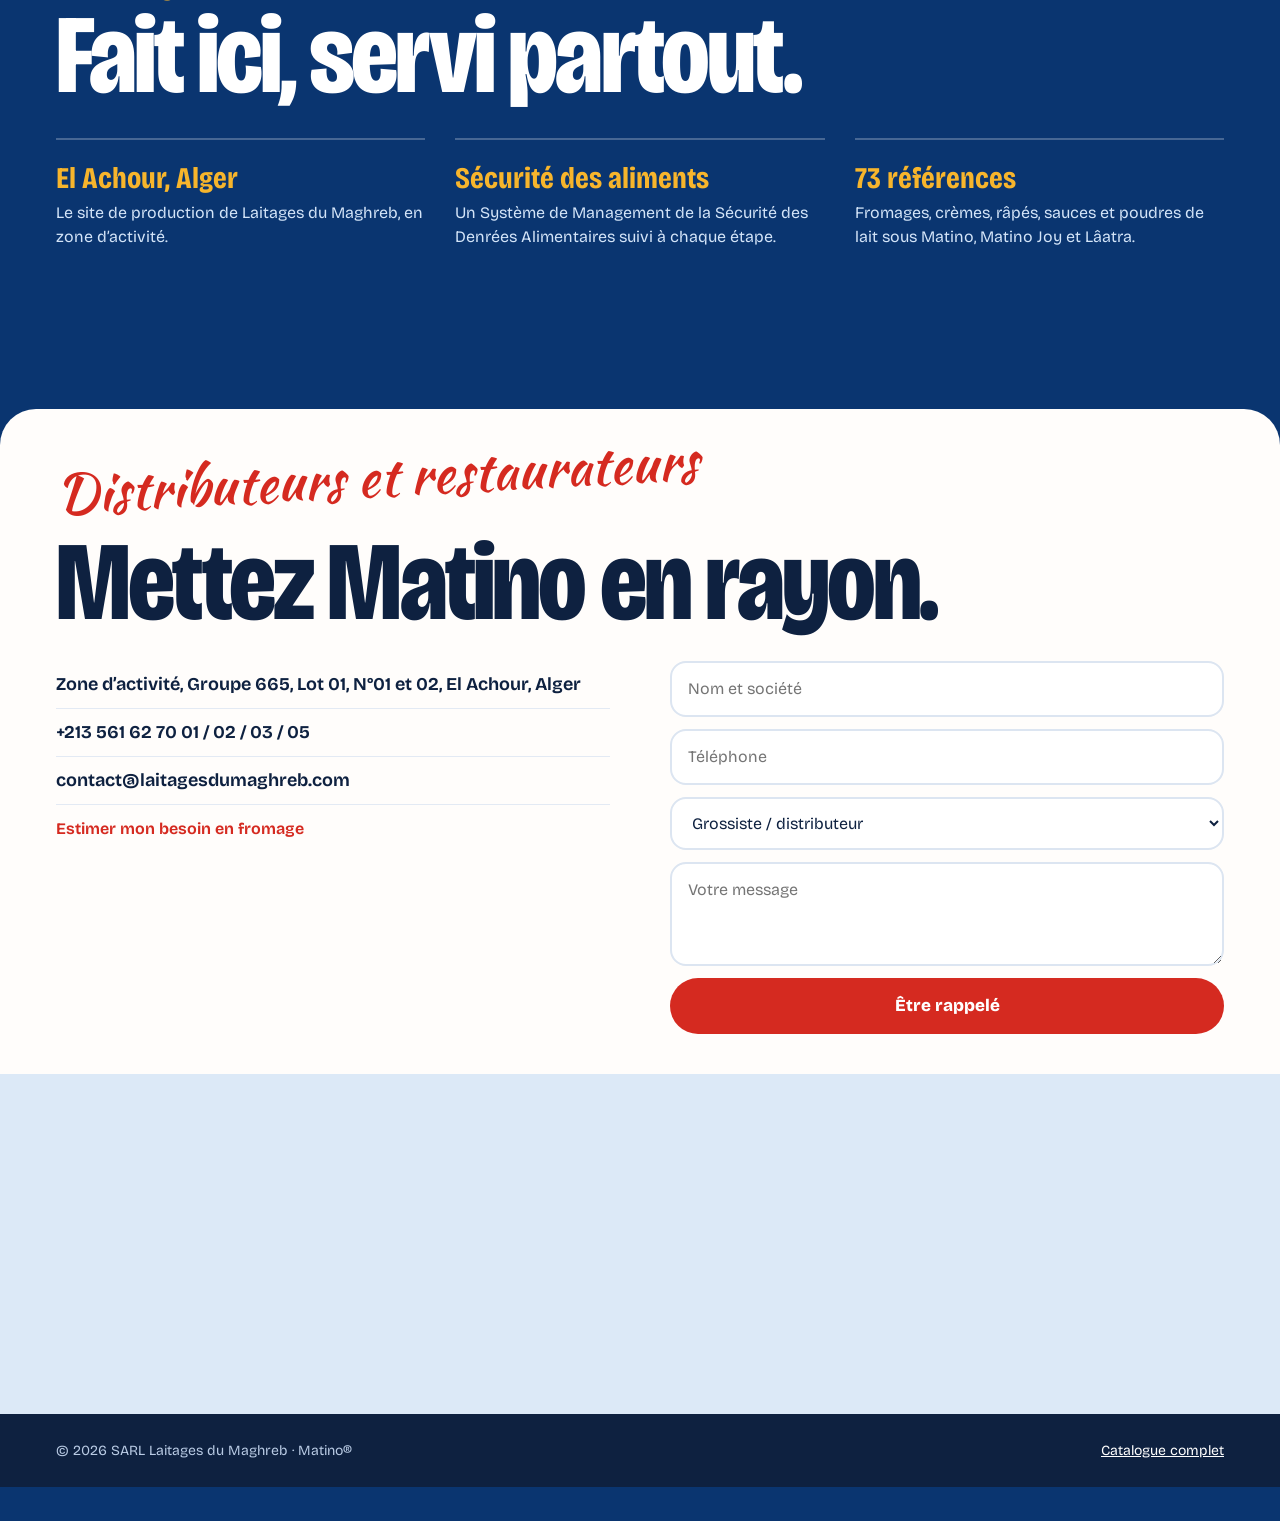
<file: v2/index.html>
<!doctype html>
<html lang="fr" data-version="moderne" data-base="../">
<head>
<meta charset="utf-8">
<meta name="viewport" content="width=device-width, initial-scale=1, viewport-fit=cover">
<meta name="robots" content="noindex, nofollow">
<meta name="theme-color" content="#0A3570">
<title>Matino · Laitages du Maghreb · Version moderne</title>
<link rel="icon" href="../img/logo-laitages.webp">
<link rel="preload" href="../fonts/bricolage.woff2" as="font" type="font/woff2" crossorigin>
<link rel="stylesheet" href="v2.css">
</head>
<body>
<div class="v-sky" aria-hidden="true"></div>
<div class="v-sun" id="sun" aria-hidden="true"><img src="../img/sun.svg" alt=""></div>

<header class="v-head">
<a href="index.html" aria-label="Accueil"><img src="../img/logo-matino.webp" alt="Matino" width="600" height="438"></a>
<nav aria-label="Navigation"><a class="hide-s" href="#plats">Recettes</a><a class="hide-s" href="#comptoir">Produits</a><a href="#contact">Contact</a></nav>
</header>

<main>
<section class="v-hero">
<div class="v-wrap">
<div>
<h1><span class="v-sc">Matino</span>Ça fond, ça file.</h1>
<p class="v-hero-lead">Les fromages de Laitages du Maghreb, fabriqués à El Achour pour toutes les recettes de la maison.</p>
<p class="ar" style="margin-top:14px;font-size:20px;color:#FFE6A3">حوّل وصفتك إلى تحفة من المذاق</p>
</div>
<div>
<div class="v-pull" id="pull" aria-label="Pizza interactive : tirez la part vers le haut pour étirer le fromage" role="img">
<span class="v-pull-hint">Tirez la part vers le haut</span>
<svg viewBox="0 120 400 260" id="pz">
<defs>
<radialGradient id="gCheese" cx=".5" cy=".4" r=".7"><stop offset="0" stop-color="#FFE48A"/><stop offset="1" stop-color="#F3B63A"/></radialGradient>
<linearGradient id="gCrust" x1="0" y1="0" x2="0" y2="1"><stop offset="0" stop-color="#F0B86A"/><stop offset="1" stop-color="#B86E2A"/></linearGradient>
<clipPath id="cPie"><ellipse cx="200" cy="250" rx="170" ry="80"/></clipPath>
</defs>
<ellipse cx="200" cy="268" rx="196" ry="96" fill="#06204A" opacity=".35"/>
<ellipse cx="200" cy="256" rx="192" ry="92" fill="#F4F7FB"/>
<ellipse cx="200" cy="256" rx="176" ry="83" fill="none" stroke="#DCE5F1" stroke-width="3"/>
<g id="pie">
<ellipse cx="200" cy="254" rx="170" ry="80" fill="#9C5A22"/>
<ellipse cx="200" cy="250" rx="170" ry="80" fill="url(#gCrust)"/>
<ellipse cx="200" cy="250" rx="150" ry="68" fill="#C7321C"/>
<path d="M60 248c10-30 60-58 140-60 80 2 132 26 142 58-6 32-60 60-140 62-82-2-136-28-142-60z" fill="url(#gCheese)"/>
<g fill="#FFEFB0" opacity=".7"><ellipse cx="140" cy="230" rx="22" ry="8"/><ellipse cx="250" cy="226" rx="26" ry="9"/><ellipse cx="300" cy="262" rx="18" ry="7"/><ellipse cx="110" cy="272" rx="16" ry="6"/></g>
<g><ellipse cx="160" cy="214" rx="15" ry="7" fill="#D93A2A"/><ellipse cx="160" cy="213" rx="10" ry="4.5" fill="#F06A55"/>
<ellipse cx="270" cy="248" rx="15" ry="7" fill="#D93A2A"/><ellipse cx="270" cy="247" rx="10" ry="4.5" fill="#F06A55"/>
<ellipse cx="95" cy="250" rx="13" ry="6" fill="#D93A2A"/><ellipse cx="95" cy="249" rx="8" ry="4" fill="#F06A55"/>
<ellipse cx="220" cy="196" rx="13" ry="6" fill="#D93A2A"/><ellipse cx="220" cy="195" rx="8" ry="4" fill="#F06A55"/></g>
<g fill="#2E8B3E"><path d="M120 232c8-10 22-8 26 0-8 8-20 8-26 0z"/><path d="M300 230c8-10 22-8 26 0-8 8-20 8-26 0z"/><path d="M190 214c8-10 22-8 26 0-8 8-20 8-26 0z"/><path d="M240 276c6-9 18-7 22 0-7 7-17 7-22 0z"/></g>
<path id="hole" d="M200 250 L271.8 322.5 A170 80 0 0 1 128.2 322.5 Z" fill="#F4F7FB"/>
<path d="M200 250 L271.8 322.5" stroke="#E7B23E" stroke-width="3"/><path d="M200 250 L128.2 322.5" stroke="#E7B23E" stroke-width="3"/>
</g>
<g id="strands" fill="none" stroke-linecap="round"></g>
<g id="slice" style="cursor:grab">
<ellipse id="sliceShadow" cx="200" cy="318" rx="56" ry="10" fill="#06204A" opacity="0"/>
<g id="sliceBody">
<path d="M200 254 L271.8 326.5 A170 80 0 0 1 128.2 326.5 Z" fill="#9C5A22"/>
<path d="M200 250 L271.8 322.5 A170 80 0 0 1 128.2 322.5 Z" fill="url(#gCrust)"/>
<path d="M200 252 L258 309 A150 68 0 0 1 142 309 Z" fill="#C7321C"/>
<path d="M200 252 L256 306 Q230 318 200 317 Q170 318 144 306 Z" fill="url(#gCheese)"/>
<ellipse cx="205" cy="294" rx="13" ry="6" fill="#D93A2A"/><ellipse cx="205" cy="293" rx="8" ry="4" fill="#F06A55"/>
<path d="M172 300c6-8 18-6 21 0-6 6-15 6-21 0z" fill="#2E8B3E"/>
<ellipse cx="226" cy="282" rx="9" ry="4" fill="#FFEFB0" opacity=".8"/>
</g>
</g>
</svg>
</div>
<div class="v-meter" aria-live="polite"><b id="cm">0</b><span>cm de fromage étiré. Battez votre record.</span></div>
</div>
</div>
</section>

<div class="v-marquee" aria-hidden="true"><div>Gouda <i>Matino</i> Edam <i>Matino</i> Maasdam <i>Matino</i> Cheddar <i>Matino</i> Mozzarella <i>Matino</i> Camembert <i>Matino</i> Gouda <i>Matino</i> Edam <i>Matino</i> Maasdam <i>Matino</i> Cheddar <i>Matino</i> Mozzarella <i>Matino</i> Camembert <i>Matino</i> </div></div>

<section class="v-sec" id="plats">
<div class="v-wrap">
<h2 class="v-h2"><span class="v-sc">Qu’est-ce qu’on cuisine ?</span>Un plat, un Matino.</h2>
<p class="v-lead">Choisissez ce que vous préparez, on vous dit quel produit sortir du frigo.</p>
<div class="v-dishes" id="dishes" role="group" aria-label="Plats"></div>
<div class="v-match" id="match" aria-live="polite"></div>
</div>
</section>

<section class="v-sec" id="comptoir" style="padding-bottom:40px">
<div class="v-wrap">
<h2 class="v-h2"><span class="v-sc">Le comptoir</span>Chaque fromage a sa couleur.</h2>
<p class="v-lead">Jaune pour le Gouda, rouge pour l’Edam, bleu pour le Maasdam, vert pour le Cheddar : la gamme se reconnaît au premier coup d’œil en rayon.</p>
</div>
<div class="v-rail" id="rail"></div>
<div class="v-rail-nav"><button aria-label="Précédent" data-dir="-1">‹</button><button aria-label="Suivant" data-dir="1">›</button></div>
</section>

<section class="v-sec">
<div class="v-wrap">
<h2 class="v-h2"><span class="v-sc">Laitages du Maghreb</span>Fait ici, servi partout.</h2>
<div class="v-promise">
<div><b>El Achour, Alger</b><span>Le site de production de Laitages du Maghreb, en zone d’activité.</span></div>
<div><b>Sécurité des aliments</b><span>Un Système de Management de la Sécurité des Denrées Alimentaires suivi à chaque étape.</span></div>
<div><b>73 références</b><span>Fromages, crèmes, râpés, sauces et poudres de lait sous Matino, Matino Joy et Lâatra.</span></div>
</div>
</div>
</section>

<section class="v-cta" id="contact">
<div class="v-wrap">
<h2 class="v-h2"><span class="v-sc">Distributeurs et restaurateurs</span>Mettez Matino en rayon.</h2>
<div class="v-cta-grid">
<div class="v-info">
<p>Zone d’activité, Groupe 665, Lot 01, N°01 et 02, El Achour, Alger</p>
<a href="tel:+213561627001">+213 561 62 70 01 / 02 / 03 / 05</a>
<a href="mailto:contact@laitagesdumaghreb.com">contact@laitagesdumaghreb.com</a>
<p style="border:0"><a href="../professionnels.html" style="display:inline;color:var(--red);font-size:16px;border:0">Estimer mon besoin en fromage</a></p>
</div>
<form class="v-form" data-fake>
<input required placeholder="Nom et société" aria-label="Nom et société">
<input required type="tel" inputmode="tel" placeholder="Téléphone" aria-label="Téléphone">
<select aria-label="Vous êtes"><option>Grossiste / distributeur</option><option>Pizzeria, fast-food, traiteur</option><option>Superette</option><option>Particulier</option></select>
<textarea rows="3" placeholder="Votre message" aria-label="Message"></textarea>
<button type="submit">Être rappelé</button>
</form>
</div>
</div>
<iframe class="v-map" title="Carte : Laitages du Maghreb, El Achour" loading="lazy" src="https://maps.google.com/maps?q=SARL%20Laitage%20du%20Maghreb%20El%20Achour&t=m&z=15&output=embed"></iframe>
</section>
</main>
<footer class="v-foot"><div class="v-wrap"><span>© 2026 SARL Laitages du Maghreb · Matino®</span><a href="../produits.html">Catalogue complet</a></div></footer>

<script src="../js/data.js"></script>
<script src="../js/common.js"></script>
<script src="v2.js"></script><script data-wml>(function(){if(window.__wmL)return;window.__wmL=1;
var C={"p": "Laitages du Maghreb", "mail": null, "wa": "213797372452", "v": [["/", "Version corporate", "Claire et rassurante"], ["/v2/", "Version moderne", "Immersive et animée"]]};
function ready(f){document.readyState==='loading'?document.addEventListener('DOMContentLoaded',f):f()}
ready(function(){
var css='.wmL-b{position:fixed;right:14px;bottom:calc(56px + env(safe-area-inset-bottom));z-index:2147483000;border:0;border-radius:999px;background:#1C2452;color:#fff;font:700 13px/1 system-ui,-apple-system,Segoe UI,Roboto,sans-serif;padding:11px 15px;box-shadow:0 6px 22px rgba(20,30,60,.35);cursor:pointer;display:flex;align-items:center;gap:7px}'
+'@media(max-width:520px){.wmL-b{bottom:calc(112px + env(safe-area-inset-bottom));font-size:12.5px;padding:10px 13px}}'
+'.wmL-m{position:fixed;inset:0;z-index:2147483001;background:rgba(10,14,25,.55);display:none;align-items:flex-end;justify-content:center;font-family:system-ui,-apple-system,Segoe UI,Roboto,sans-serif}.wmL-m.on{display:flex}@media(min-width:700px){.wmL-m{align-items:center;padding:20px}}'
+'.wmL-x{box-sizing:border-box;position:relative;background:#fff;color:#1C2452;width:100%;max-width:470px;max-height:92vh;overflow:auto;border-radius:22px 22px 0 0;padding:24px 22px calc(22px + env(safe-area-inset-bottom));text-align:left}@media(min-width:700px){.wmL-x{border-radius:22px}}'
+'.wmL-x *{box-sizing:border-box}.wmL-c{position:absolute;top:12px;right:12px;width:36px;height:36px;border:0;border-radius:50%;background:#F0F2F1;font-size:16px;cursor:pointer;color:#1C2452}'
+'.wmL-x h3{font:800 26px/1.1 system-ui,-apple-system,sans-serif;margin:4px 40px 10px 0;color:inherit}.wmL-x p{margin:0 0 14px;line-height:1.5;font-size:14.5px;opacity:.85}'
+'.wmL-o{background:linear-gradient(115deg,#1C2452,#2E4B9A);color:#fff}.wmL-o .wmL-c{background:rgba(255,255,255,.2);color:#fff}.wmL-big{font:900 54px/.95 system-ui,-apple-system,sans-serif;letter-spacing:-.02em;margin:6px 0 2px}.wmL-big small{display:block;font-size:19px;font-weight:700;letter-spacing:0;margin-top:6px}'
+'.wmL-tag{display:inline-block;background:#F5B841;color:#1C2452;font:800 11px system-ui,sans-serif;letter-spacing:.08em;border-radius:999px;padding:5px 10px}'
+'.wmL-btn{display:flex;align-items:center;justify-content:center;width:100%;border:0;border-radius:14px;padding:14px;font:800 15px system-ui,-apple-system,sans-serif;cursor:pointer;margin-top:8px}.wmL-w{background:#fff;color:#1C2452}.wmL-g{background:#1FAF55;color:#fff}.wmL-n{background:#1C2452;color:#fff}.wmL-l{background:transparent;color:inherit;font-weight:600;font-size:13.5px;padding:10px}'
+'.wmL-s{font:700 11.5px system-ui,sans-serif;text-transform:uppercase;letter-spacing:.06em;opacity:.6;margin:12px 0 8px}.wmL-ch{display:grid;gap:8px}.wmL-ch label{display:flex;align-items:center;gap:10px;border:1.5px solid #E2E6E3;border-radius:12px;padding:11px 12px;cursor:pointer;font-size:14px;font-weight:600}.wmL-ch label small{display:block;font-weight:500;opacity:.65;font-size:12px}.wmL-ch input{width:18px;height:18px;flex:none;accent-color:#1FAF55}'
+'.wmL-f{display:grid;gap:8px;margin:12px 0 6px}.wmL-f input{border:1.5px solid #E2E6E3;border-radius:12px;padding:12px;font:500 16px system-ui,sans-serif;color:#1C2452;background:#fff;-webkit-user-select:text!important;user-select:text!important;width:100%}'
+'.wmL-ok{text-align:center}.wmL-ok i{display:grid;place-items:center;width:64px;height:64px;margin:6px auto 12px;border-radius:50%;background:#E8F7EE;color:#1FAF55;font-style:normal;font-size:30px}';
var st=document.createElement('style');st.textContent=css;document.head.appendChild(st);
function ss(k,v){try{if(v===undefined)return sessionStorage.getItem(k);sessionStorage.setItem(k,v)}catch(e){}}
var p=location.pathname,cur=0;C.v.forEach(function(v,i){if(v[0]!=='/'&&p.indexOf(v[0])===0)cur=i});
var off=document.createElement('div');off.className='wmL-m';off.innerHTML='<div class="wmL-x wmL-o" role="dialog" aria-modal="true"><button class="wmL-c" type="button" aria-label="Fermer">✕</button><span class="wmL-tag">OFFERT</span><div class="wmL-big">1 mois<small>de gestion de vos réseaux sociaux</small></div><p style="margin-top:12px">Pour la création de votre site, Webminds gère gratuitement vos pages Facebook et Instagram pendant le premier mois : visuels, publications et réponses aux messages.</p><button class="wmL-btn wmL-w" type="button" data-i>Ça m’intéresse</button><button class="wmL-btn wmL-l" type="button" data-c>Continuer la visite</button></div>';
var ch='';C.v.forEach(function(v,i){ch+='<label><input type="radio" name="wmLv" value="'+v[1]+'"'+(i===cur?' checked':'')+'><span>'+v[1]+(v[2]?'<small>'+v[2]+'</small>':'')+'</span></label>'});
var it=document.createElement('div');it.className='wmL-m';it.innerHTML='<div class="wmL-x" role="dialog" aria-modal="true"><button class="wmL-c" type="button" aria-label="Fermer">✕</button><div data-s1><h3>Cette maquette vous plaît ?</h3><p>Choisissez la version qui vous intéresse : Webminds vous recontacte pour vous la présenter.</p>'+(C.v.length>1?'<div class="wmL-s">La version préférée</div><div class="wmL-ch">'+ch+'</div>':'')+'<div class="wmL-s">En plus</div><div class="wmL-ch"><label><input type="checkbox" value="Gestion des réseaux sociaux (1 mois offert)"><span>Réseaux sociaux<small>1 mois de gestion offert avec le site</small></span></label></div><div class="wmL-f"><input name="n" placeholder="Votre nom" autocomplete="name"><input name="t" type="tel" inputmode="tel" placeholder="Votre téléphone (facultatif)" autocomplete="tel"></div><button class="wmL-btn wmL-g" type="button" data-w>Envoyer sur WhatsApp</button>'+(C.mail?'<button class="wmL-btn wmL-l" type="button" data-e>Envoyer par e-mail</button>':'')+'</div><div class="wmL-ok" data-s2 hidden><i>✓</i><h3 style="margin:0 0 8px">Merci !</h3><p>Votre choix a bien été transmis à Webminds. Nous vous recontactons très vite.</p><button class="wmL-btn wmL-n" type="button" data-c>Continuer la visite</button></div></div>';
document.body.appendChild(off);document.body.appendChild(it);
var b=document.createElement('button');b.type='button';b.className='wmL-b';b.innerHTML='<b style="font-size:15px">♥</b>Ça m’intéresse';document.body.appendChild(b);
function op(m){off.classList.remove('on');it.classList.remove('on');m.classList.add('on')}
[off,it].forEach(function(m){m.addEventListener('click',function(e){if(e.target===m||e.target.closest('.wmL-c')||e.target.closest('[data-c]'))m.classList.remove('on')})});
b.onclick=function(){op(it)};off.querySelector('[data-i]').onclick=function(){op(it)};
function msg(){var v=(it.querySelector('input[name=wmLv]:checked')||{}).value||C.v[cur][1],x=[].map.call(it.querySelectorAll('input[type=checkbox]:checked'),function(c){return c.value}),n=it.querySelector('[name=n]').value.trim(),t=it.querySelector('[name=t]').value.trim();
 return{v:v,x:x,n:n,t:t,txt:'Bonjour Webminds, la maquette '+C.p+' m’intéresse.\nVersion préférée : '+v+(x.length?'\nEn plus : '+x.join(', '):'')+(n?'\nNom : '+n:'')+(t?'\nTéléphone : '+t:'')+'\nLien : '+location.origin+C.v[cur][0]}}
function mail(m){if(!C.mail)return;try{fetch('https://formsubmit.co/ajax/'+C.mail,{method:'POST',keepalive:true,headers:{'Content-Type':'application/json','Accept':'application/json'},body:JSON.stringify({_subject:'Maquette '+C.p+' : intéressé ('+m.v+')',Prospect:C.p,Version:m.v,Options:m.x.join(', ')||'-',Nom:m.n||'-',Telephone:m.t||'-',Lien:location.origin+C.v[cur][0],_template:'table',_captcha:'false'})}).catch(function(){})}catch(e){}}
function done(){it.querySelector('[data-s1]').hidden=true;it.querySelector('[data-s2]').hidden=false;ss('wmL-sent','1')}
it.querySelector('[data-w]').onclick=function(){var m=msg();mail(m);done();location.href='https://wa.me/'+C.wa+'?text='+encodeURIComponent(m.txt)};
var e=it.querySelector('[data-e]');if(e)e.onclick=function(){mail(msg());done()};
var sh=ss('wmL-off');addEventListener('scroll',function(){var r=(scrollY+innerHeight)/document.documentElement.scrollHeight;
 if(!sh&&scrollY>500&&r>.3){sh=1;ss('wmL-off','1');op(off)}
 if(!ss('wmL-it')&&!ss('wmL-sent')&&sh&&r>.92&&!off.classList.contains('on')){ss('wmL-it','1');op(it)}},{passive:true});
});})();
</script></body>
</html>
</file>
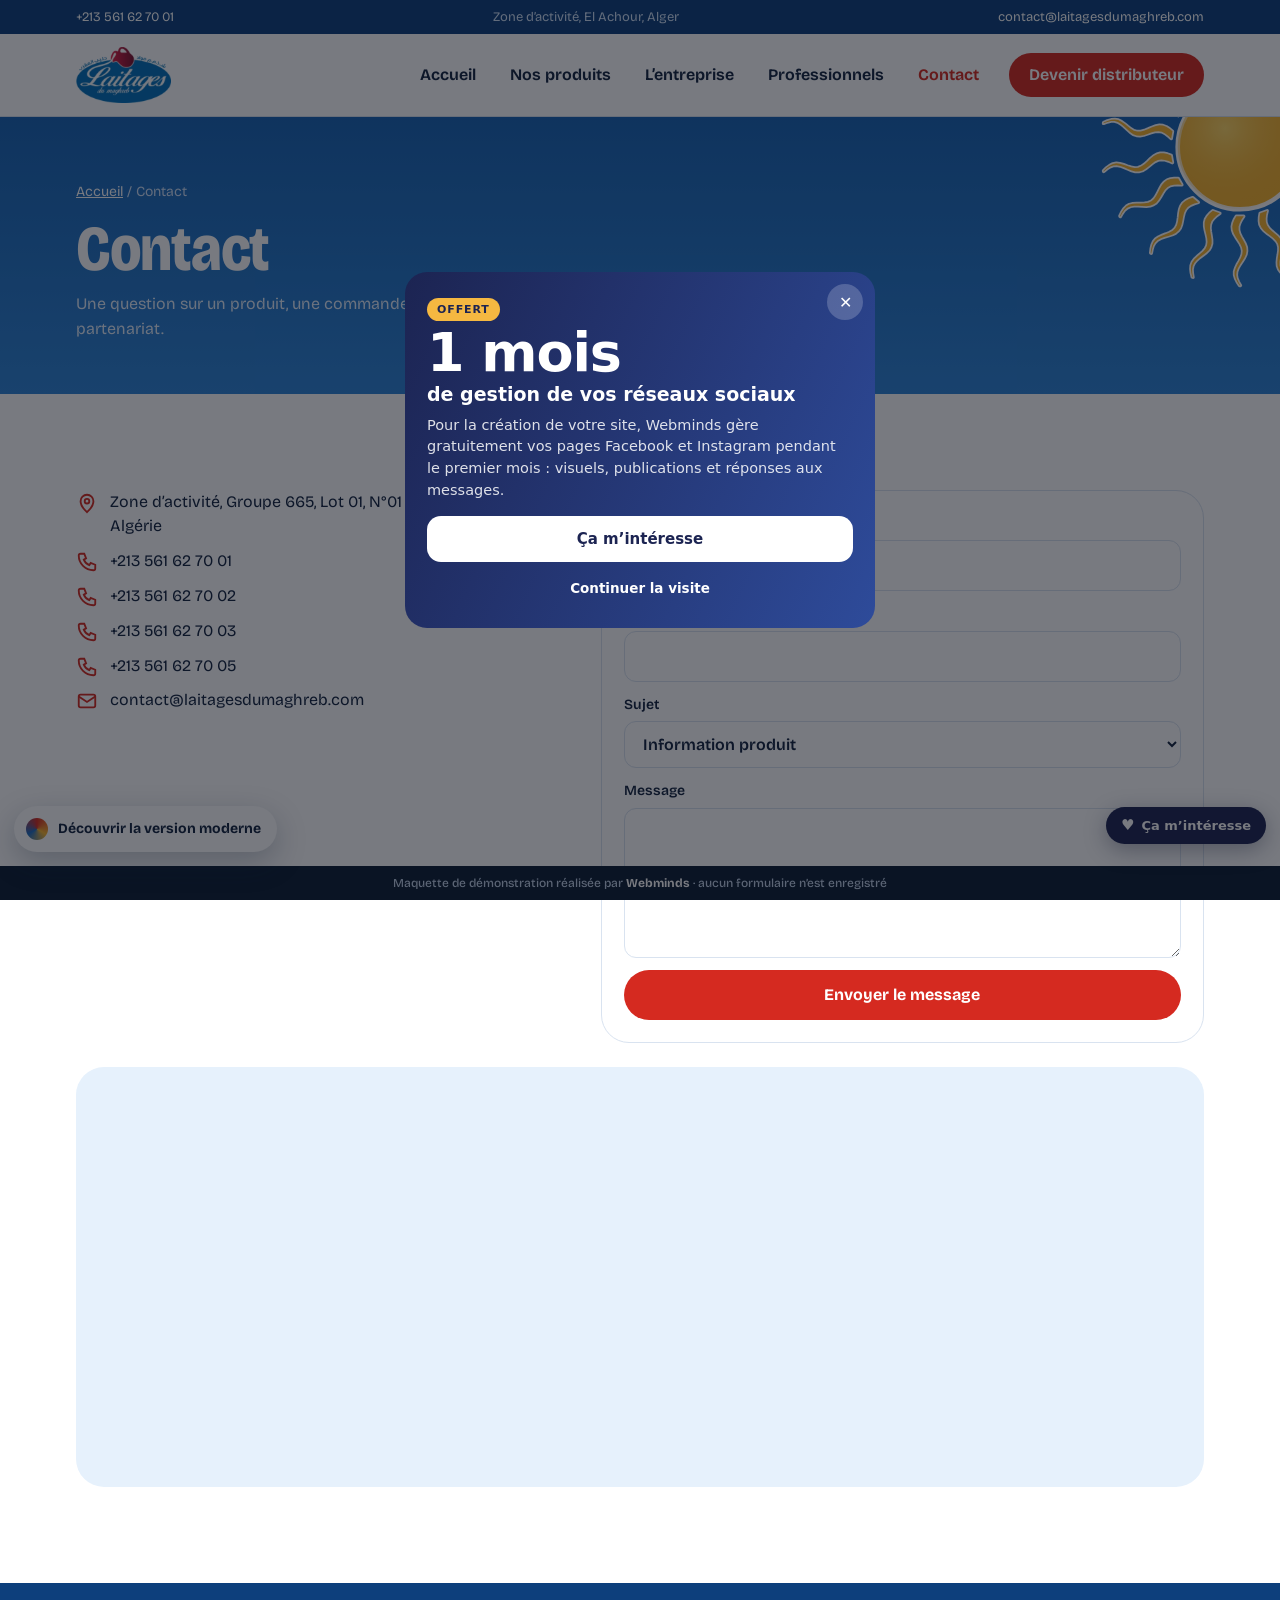
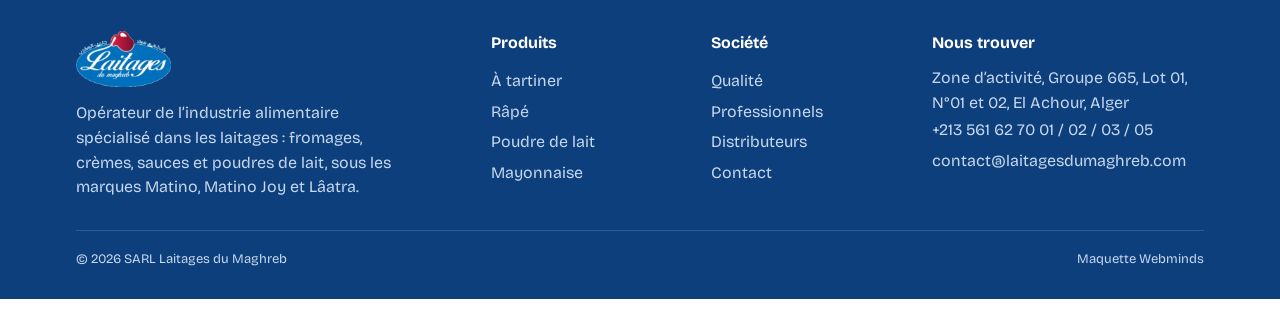
<file: contact.html>
<!doctype html>
<html lang="fr" data-version="corporate" data-base="">
<head>
<meta charset="utf-8">
<meta name="viewport" content="width=device-width, initial-scale=1, viewport-fit=cover">
<meta name="robots" content="noindex, nofollow">
<title>Contact · Laitages du Maghreb</title>
<meta name="description" content="Contacter Laitages du Maghreb, El Achour, Alger.">
<link rel="icon" href="img/logo-laitages.webp">
<link rel="preload" href="fonts/bricolage.woff2" as="font" type="font/woff2" crossorigin>
<link rel="stylesheet" href="css/style.css">
</head>
<body>
<div class="ldm-top"><div class="ldm-wrap"><a href="tel:+213561627001">+213 561 62 70 01</a><span class="hide-s">Zone d’activité, El Achour, Alger</span><a href="mailto:contact@laitagesdumaghreb.com">contact@laitagesdumaghreb.com</a></div></div>
<header class="ldm-head"><div class="ldm-wrap">
<a class="ldm-logo" href="index.html" aria-label="Laitages du Maghreb, accueil"><img src="img/logo-laitages.webp" alt="Laitages du Maghreb" width="270" height="160"></a>
<nav class="ldm-nav" data-nav aria-label="Navigation principale">
<a href="index.html">Accueil</a><a href="produits.html">Nos produits</a><a href="index.html#qualite">L’entreprise</a><a href="professionnels.html">Professionnels</a><a href="contact.html">Contact</a>
<a class="ldm-btn ldm-btn--red" href="professionnels.html#distributeur">Devenir distributeur</a>
</nav>
<button class="ldm-burger" data-burger aria-label="Menu" aria-expanded="false"><span></span></button>
</div></header>
<main>

<section class="ldm-pagehead"><img class="sun" src="img/sun.svg" alt="" aria-hidden="true"><div class="ldm-wrap">
<div class="ldm-crumbs"><a href="index.html">Accueil</a> / Contact</div>
<h1>Contact</h1><p>Une question sur un produit, une commande ou un partenariat.</p>
</div></section>
<section class="ldm-sec"><div class="ldm-wrap ldm-contact">
<div class="ldm-info">
<p><svg viewBox="0 0 24 24" fill="none" stroke="currentColor" stroke-width="2"><path d="M12 22s7-6.5 7-12a7 7 0 0 0-14 0c0 5.5 7 12 7 12z"/><circle cx="12" cy="10" r="2.5"/></svg>Zone d’activité, Groupe 665, Lot 01, N°01 et 02, El Achour, Alger, Algérie</p>
<a href="tel:+213561627001"><svg viewBox="0 0 24 24" fill="none" stroke="currentColor" stroke-width="2"><path d="M5 3h4l2 5-2.5 1.5a11 11 0 0 0 6 6L16 13l5 2v4a2 2 0 0 1-2 2A16 16 0 0 1 3 5a2 2 0 0 1 2-2"/></svg>+213 561 62 70 01</a>
<a href="tel:+213561627002"><svg viewBox="0 0 24 24" fill="none" stroke="currentColor" stroke-width="2"><path d="M5 3h4l2 5-2.5 1.5a11 11 0 0 0 6 6L16 13l5 2v4a2 2 0 0 1-2 2A16 16 0 0 1 3 5a2 2 0 0 1 2-2"/></svg>+213 561 62 70 02</a>
<a href="tel:+213561627003"><svg viewBox="0 0 24 24" fill="none" stroke="currentColor" stroke-width="2"><path d="M5 3h4l2 5-2.5 1.5a11 11 0 0 0 6 6L16 13l5 2v4a2 2 0 0 1-2 2A16 16 0 0 1 3 5a2 2 0 0 1 2-2"/></svg>+213 561 62 70 03</a>
<a href="tel:+213561627005"><svg viewBox="0 0 24 24" fill="none" stroke="currentColor" stroke-width="2"><path d="M5 3h4l2 5-2.5 1.5a11 11 0 0 0 6 6L16 13l5 2v4a2 2 0 0 1-2 2A16 16 0 0 1 3 5a2 2 0 0 1 2-2"/></svg>+213 561 62 70 05</a>
<a href="mailto:contact@laitagesdumaghreb.com"><svg viewBox="0 0 24 24" fill="none" stroke="currentColor" stroke-width="2"><rect x="3" y="5" width="18" height="14" rx="2"/><path d="m3 7 9 6 9-6"/></svg>contact@laitagesdumaghreb.com</a>
</div>
<form class="ldm-form" data-fake>
<label>Nom<input required autocomplete="name"></label>
<label>E-mail ou téléphone<input required></label>
<label>Sujet<select><option>Information produit</option><option>Commande / distribution</option><option>Recrutement</option><option>Autre</option></select></label>
<label>Message<textarea rows="5"></textarea></label>
<button class="ldm-btn ldm-btn--red" type="submit">Envoyer le message</button>
</form>
</div>
<div class="ldm-wrap"><iframe class="ldm-map" title="Carte : Laitages du Maghreb, El Achour" loading="lazy" src="https://maps.google.com/maps?q=SARL%20Laitage%20du%20Maghreb%20El%20Achour&t=m&z=15&output=embed"></iframe></div>
</section>
</main>
<footer class="ldm-foot"><div class="ldm-wrap">
<div class="ldm-foot-grid">
<div><img src="img/logo-laitages.webp" alt="Laitages du Maghreb"><p style="margin-top:14px;max-width:34ch">Opérateur de l’industrie alimentaire spécialisé dans les laitages : fromages, crèmes, sauces et poudres de lait, sous les marques Matino, Matino Joy et Lâatra.</p></div>
<div><h4>Produits</h4><a href="produits.html?f=À tartiner">À tartiner</a><a href="produits.html?f=Râpé">Râpé</a><a href="produits.html?f=Poudre de lait">Poudre de lait</a><a href="produits.html?f=Sauce Mayonnaise">Mayonnaise</a></div>
<div><h4>Société</h4><a href="index.html#qualite">Qualité</a><a href="professionnels.html">Professionnels</a><a href="professionnels.html#distributeur">Distributeurs</a><a href="contact.html">Contact</a></div>
<div><h4>Nous trouver</h4><p>Zone d’activité, Groupe 665, Lot 01, N°01 et 02, El Achour, Alger</p><a href="tel:+213561627001">+213 561 62 70 01 / 02 / 03 / 05</a><a href="mailto:contact@laitagesdumaghreb.com">contact@laitagesdumaghreb.com</a></div>
</div>
<div class="ldm-foot-bottom"><span>© 2026 SARL Laitages du Maghreb</span><span>Maquette Webminds</span></div>
</div></footer>
<script src="js/common.js"></script><script data-wml>(function(){if(window.__wmL)return;window.__wmL=1;
var C={"p": "Laitages du Maghreb", "mail": null, "wa": "213797372452", "v": [["/", "Version corporate", "Claire et rassurante"], ["/v2/", "Version moderne", "Immersive et animée"]]};
function ready(f){document.readyState==='loading'?document.addEventListener('DOMContentLoaded',f):f()}
ready(function(){
var css='.wmL-b{position:fixed;right:14px;bottom:calc(56px + env(safe-area-inset-bottom));z-index:2147483000;border:0;border-radius:999px;background:#1C2452;color:#fff;font:700 13px/1 system-ui,-apple-system,Segoe UI,Roboto,sans-serif;padding:11px 15px;box-shadow:0 6px 22px rgba(20,30,60,.35);cursor:pointer;display:flex;align-items:center;gap:7px}'
+'@media(max-width:520px){.wmL-b{bottom:calc(112px + env(safe-area-inset-bottom));font-size:12.5px;padding:10px 13px}}'
+'.wmL-m{position:fixed;inset:0;z-index:2147483001;background:rgba(10,14,25,.55);display:none;align-items:flex-end;justify-content:center;font-family:system-ui,-apple-system,Segoe UI,Roboto,sans-serif}.wmL-m.on{display:flex}@media(min-width:700px){.wmL-m{align-items:center;padding:20px}}'
+'.wmL-x{box-sizing:border-box;position:relative;background:#fff;color:#1C2452;width:100%;max-width:470px;max-height:92vh;overflow:auto;border-radius:22px 22px 0 0;padding:24px 22px calc(22px + env(safe-area-inset-bottom));text-align:left}@media(min-width:700px){.wmL-x{border-radius:22px}}'
+'.wmL-x *{box-sizing:border-box}.wmL-c{position:absolute;top:12px;right:12px;width:36px;height:36px;border:0;border-radius:50%;background:#F0F2F1;font-size:16px;cursor:pointer;color:#1C2452}'
+'.wmL-x h3{font:800 26px/1.1 system-ui,-apple-system,sans-serif;margin:4px 40px 10px 0;color:inherit}.wmL-x p{margin:0 0 14px;line-height:1.5;font-size:14.5px;opacity:.85}'
+'.wmL-o{background:linear-gradient(115deg,#1C2452,#2E4B9A);color:#fff}.wmL-o .wmL-c{background:rgba(255,255,255,.2);color:#fff}.wmL-big{font:900 54px/.95 system-ui,-apple-system,sans-serif;letter-spacing:-.02em;margin:6px 0 2px}.wmL-big small{display:block;font-size:19px;font-weight:700;letter-spacing:0;margin-top:6px}'
+'.wmL-tag{display:inline-block;background:#F5B841;color:#1C2452;font:800 11px system-ui,sans-serif;letter-spacing:.08em;border-radius:999px;padding:5px 10px}'
+'.wmL-btn{display:flex;align-items:center;justify-content:center;width:100%;border:0;border-radius:14px;padding:14px;font:800 15px system-ui,-apple-system,sans-serif;cursor:pointer;margin-top:8px}.wmL-w{background:#fff;color:#1C2452}.wmL-g{background:#1FAF55;color:#fff}.wmL-n{background:#1C2452;color:#fff}.wmL-l{background:transparent;color:inherit;font-weight:600;font-size:13.5px;padding:10px}'
+'.wmL-s{font:700 11.5px system-ui,sans-serif;text-transform:uppercase;letter-spacing:.06em;opacity:.6;margin:12px 0 8px}.wmL-ch{display:grid;gap:8px}.wmL-ch label{display:flex;align-items:center;gap:10px;border:1.5px solid #E2E6E3;border-radius:12px;padding:11px 12px;cursor:pointer;font-size:14px;font-weight:600}.wmL-ch label small{display:block;font-weight:500;opacity:.65;font-size:12px}.wmL-ch input{width:18px;height:18px;flex:none;accent-color:#1FAF55}'
+'.wmL-f{display:grid;gap:8px;margin:12px 0 6px}.wmL-f input{border:1.5px solid #E2E6E3;border-radius:12px;padding:12px;font:500 16px system-ui,sans-serif;color:#1C2452;background:#fff;-webkit-user-select:text!important;user-select:text!important;width:100%}'
+'.wmL-ok{text-align:center}.wmL-ok i{display:grid;place-items:center;width:64px;height:64px;margin:6px auto 12px;border-radius:50%;background:#E8F7EE;color:#1FAF55;font-style:normal;font-size:30px}';
var st=document.createElement('style');st.textContent=css;document.head.appendChild(st);
function ss(k,v){try{if(v===undefined)return sessionStorage.getItem(k);sessionStorage.setItem(k,v)}catch(e){}}
var p=location.pathname,cur=0;C.v.forEach(function(v,i){if(v[0]!=='/'&&p.indexOf(v[0])===0)cur=i});
var off=document.createElement('div');off.className='wmL-m';off.innerHTML='<div class="wmL-x wmL-o" role="dialog" aria-modal="true"><button class="wmL-c" type="button" aria-label="Fermer">✕</button><span class="wmL-tag">OFFERT</span><div class="wmL-big">1 mois<small>de gestion de vos réseaux sociaux</small></div><p style="margin-top:12px">Pour la création de votre site, Webminds gère gratuitement vos pages Facebook et Instagram pendant le premier mois : visuels, publications et réponses aux messages.</p><button class="wmL-btn wmL-w" type="button" data-i>Ça m’intéresse</button><button class="wmL-btn wmL-l" type="button" data-c>Continuer la visite</button></div>';
var ch='';C.v.forEach(function(v,i){ch+='<label><input type="radio" name="wmLv" value="'+v[1]+'"'+(i===cur?' checked':'')+'><span>'+v[1]+(v[2]?'<small>'+v[2]+'</small>':'')+'</span></label>'});
var it=document.createElement('div');it.className='wmL-m';it.innerHTML='<div class="wmL-x" role="dialog" aria-modal="true"><button class="wmL-c" type="button" aria-label="Fermer">✕</button><div data-s1><h3>Cette maquette vous plaît ?</h3><p>Choisissez la version qui vous intéresse : Webminds vous recontacte pour vous la présenter.</p>'+(C.v.length>1?'<div class="wmL-s">La version préférée</div><div class="wmL-ch">'+ch+'</div>':'')+'<div class="wmL-s">En plus</div><div class="wmL-ch"><label><input type="checkbox" value="Gestion des réseaux sociaux (1 mois offert)"><span>Réseaux sociaux<small>1 mois de gestion offert avec le site</small></span></label></div><div class="wmL-f"><input name="n" placeholder="Votre nom" autocomplete="name"><input name="t" type="tel" inputmode="tel" placeholder="Votre téléphone (facultatif)" autocomplete="tel"></div><button class="wmL-btn wmL-g" type="button" data-w>Envoyer sur WhatsApp</button>'+(C.mail?'<button class="wmL-btn wmL-l" type="button" data-e>Envoyer par e-mail</button>':'')+'</div><div class="wmL-ok" data-s2 hidden><i>✓</i><h3 style="margin:0 0 8px">Merci !</h3><p>Votre choix a bien été transmis à Webminds. Nous vous recontactons très vite.</p><button class="wmL-btn wmL-n" type="button" data-c>Continuer la visite</button></div></div>';
document.body.appendChild(off);document.body.appendChild(it);
var b=document.createElement('button');b.type='button';b.className='wmL-b';b.innerHTML='<b style="font-size:15px">♥</b>Ça m’intéresse';document.body.appendChild(b);
function op(m){off.classList.remove('on');it.classList.remove('on');m.classList.add('on')}
[off,it].forEach(function(m){m.addEventListener('click',function(e){if(e.target===m||e.target.closest('.wmL-c')||e.target.closest('[data-c]'))m.classList.remove('on')})});
b.onclick=function(){op(it)};off.querySelector('[data-i]').onclick=function(){op(it)};
function msg(){var v=(it.querySelector('input[name=wmLv]:checked')||{}).value||C.v[cur][1],x=[].map.call(it.querySelectorAll('input[type=checkbox]:checked'),function(c){return c.value}),n=it.querySelector('[name=n]').value.trim(),t=it.querySelector('[name=t]').value.trim();
 return{v:v,x:x,n:n,t:t,txt:'Bonjour Webminds, la maquette '+C.p+' m’intéresse.\nVersion préférée : '+v+(x.length?'\nEn plus : '+x.join(', '):'')+(n?'\nNom : '+n:'')+(t?'\nTéléphone : '+t:'')+'\nLien : '+location.origin+C.v[cur][0]}}
function mail(m){if(!C.mail)return;try{fetch('https://formsubmit.co/ajax/'+C.mail,{method:'POST',keepalive:true,headers:{'Content-Type':'application/json','Accept':'application/json'},body:JSON.stringify({_subject:'Maquette '+C.p+' : intéressé ('+m.v+')',Prospect:C.p,Version:m.v,Options:m.x.join(', ')||'-',Nom:m.n||'-',Telephone:m.t||'-',Lien:location.origin+C.v[cur][0],_template:'table',_captcha:'false'})}).catch(function(){})}catch(e){}}
function done(){it.querySelector('[data-s1]').hidden=true;it.querySelector('[data-s2]').hidden=false;ss('wmL-sent','1')}
it.querySelector('[data-w]').onclick=function(){var m=msg();mail(m);done();location.href='https://wa.me/'+C.wa+'?text='+encodeURIComponent(m.txt)};
var e=it.querySelector('[data-e]');if(e)e.onclick=function(){mail(msg());done()};
var sh=ss('wmL-off');addEventListener('scroll',function(){var r=(scrollY+innerHeight)/document.documentElement.scrollHeight;
 if(!sh&&scrollY>500&&r>.3){sh=1;ss('wmL-off','1');op(off)}
 if(!ss('wmL-it')&&!ss('wmL-sent')&&sh&&r>.92&&!off.classList.contains('on')){ss('wmL-it','1');op(it)}},{passive:true});
});})();
</script></body>
</html>
</file>
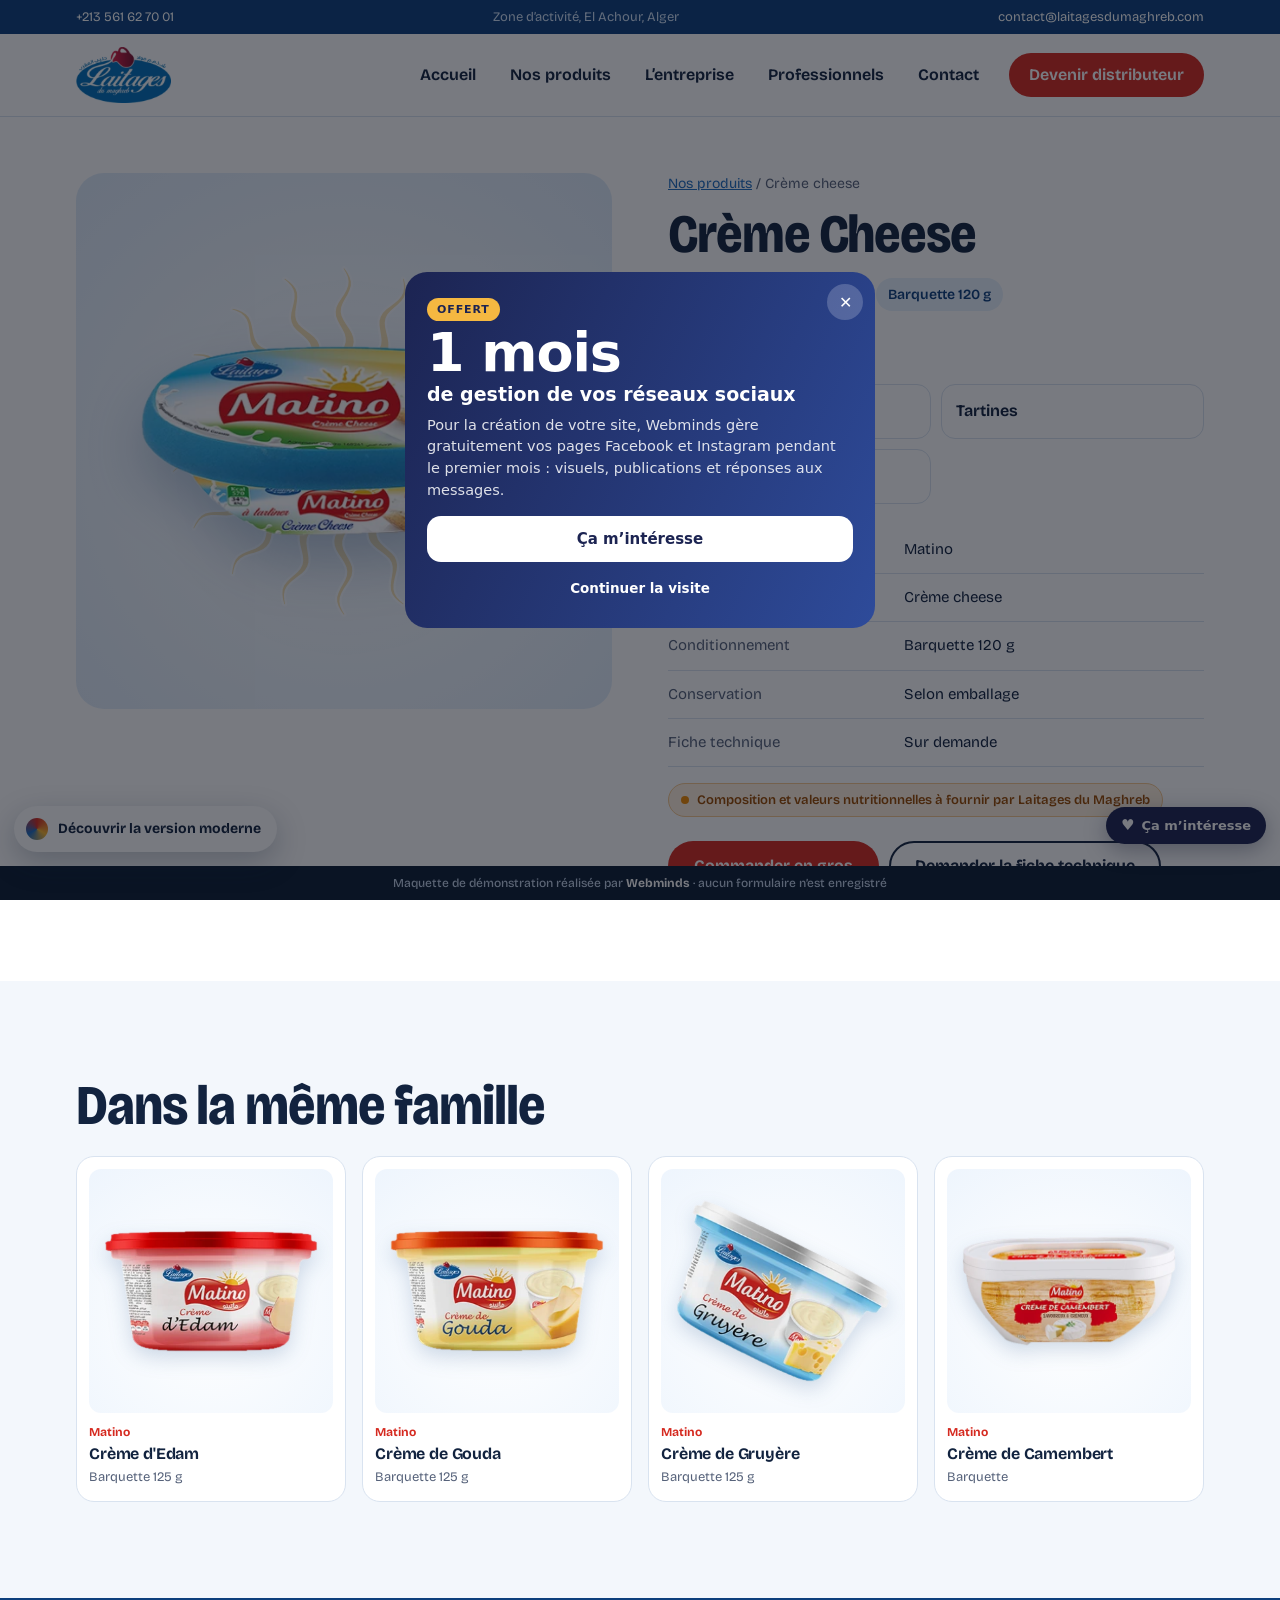
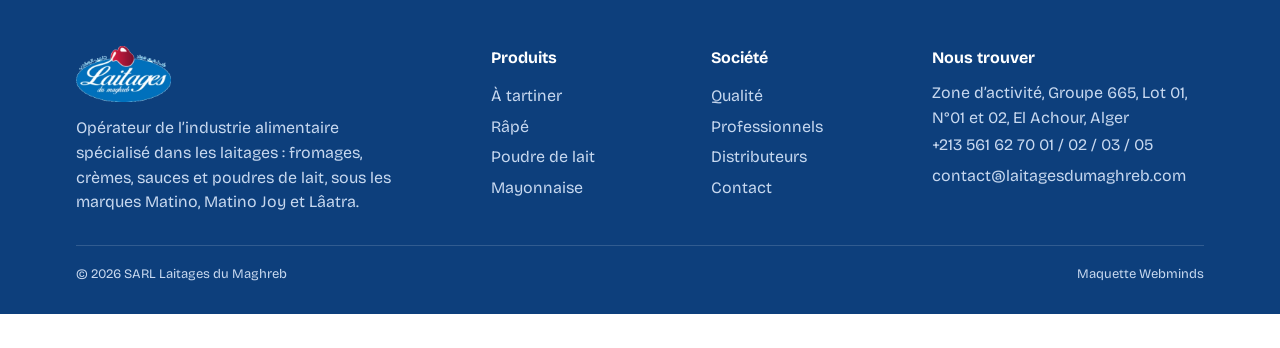
<file: produit.html>
<!doctype html>
<html lang="fr" data-version="corporate" data-base="">
<head>
<meta charset="utf-8">
<meta name="viewport" content="width=device-width, initial-scale=1, viewport-fit=cover">
<meta name="robots" content="noindex, nofollow">
<title>Produit · Laitages du Maghreb</title>
<meta name="description" content="Fiche produit Matino.">
<link rel="icon" href="img/logo-laitages.webp">
<link rel="preload" href="fonts/bricolage.woff2" as="font" type="font/woff2" crossorigin>
<link rel="stylesheet" href="css/style.css">
</head>
<body>
<div class="ldm-top"><div class="ldm-wrap"><a href="tel:+213561627001">+213 561 62 70 01</a><span class="hide-s">Zone d’activité, El Achour, Alger</span><a href="mailto:contact@laitagesdumaghreb.com">contact@laitagesdumaghreb.com</a></div></div>
<header class="ldm-head"><div class="ldm-wrap">
<a class="ldm-logo" href="index.html" aria-label="Laitages du Maghreb, accueil"><img src="img/logo-laitages.webp" alt="Laitages du Maghreb" width="270" height="160"></a>
<nav class="ldm-nav" data-nav aria-label="Navigation principale">
<a href="index.html">Accueil</a><a href="produits.html">Nos produits</a><a href="index.html#qualite">L’entreprise</a><a href="professionnels.html">Professionnels</a><a href="contact.html">Contact</a>
<a class="ldm-btn ldm-btn--red" href="professionnels.html#distributeur">Devenir distributeur</a>
</nav>
<button class="ldm-burger" data-burger aria-label="Menu" aria-expanded="false"><span></span></button>
</div></header>
<main>

<section class="ldm-wrap"><div class="ldm-pd" id="pd"></div></section>
<section class="ldm-sec ldm-sec--wash"><div class="ldm-wrap"><h2 class="ldm-h2">Dans la même famille</h2><div class="ldm-grid" id="rel"></div></div></section>
</main>
<footer class="ldm-foot"><div class="ldm-wrap">
<div class="ldm-foot-grid">
<div><img src="img/logo-laitages.webp" alt="Laitages du Maghreb"><p style="margin-top:14px;max-width:34ch">Opérateur de l’industrie alimentaire spécialisé dans les laitages : fromages, crèmes, sauces et poudres de lait, sous les marques Matino, Matino Joy et Lâatra.</p></div>
<div><h4>Produits</h4><a href="produits.html?f=À tartiner">À tartiner</a><a href="produits.html?f=Râpé">Râpé</a><a href="produits.html?f=Poudre de lait">Poudre de lait</a><a href="produits.html?f=Sauce Mayonnaise">Mayonnaise</a></div>
<div><h4>Société</h4><a href="index.html#qualite">Qualité</a><a href="professionnels.html">Professionnels</a><a href="professionnels.html#distributeur">Distributeurs</a><a href="contact.html">Contact</a></div>
<div><h4>Nous trouver</h4><p>Zone d’activité, Groupe 665, Lot 01, N°01 et 02, El Achour, Alger</p><a href="tel:+213561627001">+213 561 62 70 01 / 02 / 03 / 05</a><a href="mailto:contact@laitagesdumaghreb.com">contact@laitagesdumaghreb.com</a></div>
</div>
<div class="ldm-foot-bottom"><span>© 2026 SARL Laitages du Maghreb</span><span>Maquette Webminds</span></div>
</div></footer>
<script src="js/common.js"></script>
<script src="js/data.js"></script>
<script>
window.LDM_card=function(p){
  var a=document.createElement('a');a.className='ldm-card';a.href='produit.html?id='+p.id;
  a.innerHTML='<div class="ldm-card-img" data-pimg="'+p.name+'"><img loading="lazy" alt="'+p.name+'" src="'+p.img+'"'+(p.remote?' class="is-remote" onerror="LDM_imgFallback(this)"':'')+'></div><div class="ldm-card-brand">'+p.brand+'</div><h3>'+p.name+'</h3><div class="ldm-card-fmt">'+p.format+'</div>';
  return a;
};
</script>
<script>
(function(){
  var id=new URLSearchParams(location.search).get('id');
  var p=LDM_PRODUCTS.filter(function(x){return x.id===id;})[0]||LDM_PRODUCTS[0];
  document.title=p.name+' · Matino · Laitages du Maghreb';
  var el=document.getElementById('pd');
  el.innerHTML='<div class="ldm-pd-visual" data-pimg="'+p.name+'"><img class="sun" src="img/sun.svg" alt="" aria-hidden="true"><img src="'+p.img+'" alt="'+p.name+'"'+(p.remote?' class="is-remote" onerror="this.remove()"':'')+'></div>'+
  '<div><div class="ldm-crumbs" style="color:var(--muted)"><a style="color:var(--sky)" href="produits.html">Nos produits</a> / '+p.cat+'</div>'+
  '<h1>'+p.name+'</h1><div class="ldm-pd-meta"><span class="ldm-tag ldm-tag--red">'+p.brand+'</span><span class="ldm-tag">'+p.cat+'</span><span class="ldm-tag">'+p.format+'</span></div>'+
  '<h2 style="font-size:22px;margin-top:30px">Idéal pour</h2><div class="ldm-pd-uses">'+p.use.map(function(u){return '<div>'+u+'</div>';}).join('')+'</div>'+
  '<table class="ldm-pd-table"><tr><td>Marque</td><td>'+p.brand+'</td></tr><tr><td>Famille</td><td>'+p.cat+'</td></tr><tr><td>Conditionnement</td><td>'+p.format+'</td></tr><tr><td>Conservation</td><td>Selon emballage</td></tr><tr><td>Fiche technique</td><td>Sur demande</td></tr></table>'+
  '<p style="margin-top:16px"><span class="ldm-tovalidate">Composition et valeurs nutritionnelles à fournir par Laitages du Maghreb</span></p>'+
  '<div style="display:flex;flex-wrap:wrap;gap:10px;margin-top:24px"><a class="ldm-btn ldm-btn--red" href="professionnels.html#distributeur">Commander en gros</a><a class="ldm-btn ldm-btn--ghost" href="contact.html">Demander la fiche technique</a></div></div>';
  var rel=document.getElementById('rel');
  LDM_PRODUCTS.filter(function(x){return x.id!==p.id&&(x.cat===p.cat||x.brand===p.brand)&&!x.remote;}).slice(0,4).forEach(function(x){rel.appendChild(LDM_card(x));});
})();
</script><script data-wml>(function(){if(window.__wmL)return;window.__wmL=1;
var C={"p": "Laitages du Maghreb", "mail": null, "wa": "213797372452", "v": [["/", "Version corporate", "Claire et rassurante"], ["/v2/", "Version moderne", "Immersive et animée"]]};
function ready(f){document.readyState==='loading'?document.addEventListener('DOMContentLoaded',f):f()}
ready(function(){
var css='.wmL-b{position:fixed;right:14px;bottom:calc(56px + env(safe-area-inset-bottom));z-index:2147483000;border:0;border-radius:999px;background:#1C2452;color:#fff;font:700 13px/1 system-ui,-apple-system,Segoe UI,Roboto,sans-serif;padding:11px 15px;box-shadow:0 6px 22px rgba(20,30,60,.35);cursor:pointer;display:flex;align-items:center;gap:7px}'
+'@media(max-width:520px){.wmL-b{bottom:calc(112px + env(safe-area-inset-bottom));font-size:12.5px;padding:10px 13px}}'
+'.wmL-m{position:fixed;inset:0;z-index:2147483001;background:rgba(10,14,25,.55);display:none;align-items:flex-end;justify-content:center;font-family:system-ui,-apple-system,Segoe UI,Roboto,sans-serif}.wmL-m.on{display:flex}@media(min-width:700px){.wmL-m{align-items:center;padding:20px}}'
+'.wmL-x{box-sizing:border-box;position:relative;background:#fff;color:#1C2452;width:100%;max-width:470px;max-height:92vh;overflow:auto;border-radius:22px 22px 0 0;padding:24px 22px calc(22px + env(safe-area-inset-bottom));text-align:left}@media(min-width:700px){.wmL-x{border-radius:22px}}'
+'.wmL-x *{box-sizing:border-box}.wmL-c{position:absolute;top:12px;right:12px;width:36px;height:36px;border:0;border-radius:50%;background:#F0F2F1;font-size:16px;cursor:pointer;color:#1C2452}'
+'.wmL-x h3{font:800 26px/1.1 system-ui,-apple-system,sans-serif;margin:4px 40px 10px 0;color:inherit}.wmL-x p{margin:0 0 14px;line-height:1.5;font-size:14.5px;opacity:.85}'
+'.wmL-o{background:linear-gradient(115deg,#1C2452,#2E4B9A);color:#fff}.wmL-o .wmL-c{background:rgba(255,255,255,.2);color:#fff}.wmL-big{font:900 54px/.95 system-ui,-apple-system,sans-serif;letter-spacing:-.02em;margin:6px 0 2px}.wmL-big small{display:block;font-size:19px;font-weight:700;letter-spacing:0;margin-top:6px}'
+'.wmL-tag{display:inline-block;background:#F5B841;color:#1C2452;font:800 11px system-ui,sans-serif;letter-spacing:.08em;border-radius:999px;padding:5px 10px}'
+'.wmL-btn{display:flex;align-items:center;justify-content:center;width:100%;border:0;border-radius:14px;padding:14px;font:800 15px system-ui,-apple-system,sans-serif;cursor:pointer;margin-top:8px}.wmL-w{background:#fff;color:#1C2452}.wmL-g{background:#1FAF55;color:#fff}.wmL-n{background:#1C2452;color:#fff}.wmL-l{background:transparent;color:inherit;font-weight:600;font-size:13.5px;padding:10px}'
+'.wmL-s{font:700 11.5px system-ui,sans-serif;text-transform:uppercase;letter-spacing:.06em;opacity:.6;margin:12px 0 8px}.wmL-ch{display:grid;gap:8px}.wmL-ch label{display:flex;align-items:center;gap:10px;border:1.5px solid #E2E6E3;border-radius:12px;padding:11px 12px;cursor:pointer;font-size:14px;font-weight:600}.wmL-ch label small{display:block;font-weight:500;opacity:.65;font-size:12px}.wmL-ch input{width:18px;height:18px;flex:none;accent-color:#1FAF55}'
+'.wmL-f{display:grid;gap:8px;margin:12px 0 6px}.wmL-f input{border:1.5px solid #E2E6E3;border-radius:12px;padding:12px;font:500 16px system-ui,sans-serif;color:#1C2452;background:#fff;-webkit-user-select:text!important;user-select:text!important;width:100%}'
+'.wmL-ok{text-align:center}.wmL-ok i{display:grid;place-items:center;width:64px;height:64px;margin:6px auto 12px;border-radius:50%;background:#E8F7EE;color:#1FAF55;font-style:normal;font-size:30px}';
var st=document.createElement('style');st.textContent=css;document.head.appendChild(st);
function ss(k,v){try{if(v===undefined)return sessionStorage.getItem(k);sessionStorage.setItem(k,v)}catch(e){}}
var p=location.pathname,cur=0;C.v.forEach(function(v,i){if(v[0]!=='/'&&p.indexOf(v[0])===0)cur=i});
var off=document.createElement('div');off.className='wmL-m';off.innerHTML='<div class="wmL-x wmL-o" role="dialog" aria-modal="true"><button class="wmL-c" type="button" aria-label="Fermer">✕</button><span class="wmL-tag">OFFERT</span><div class="wmL-big">1 mois<small>de gestion de vos réseaux sociaux</small></div><p style="margin-top:12px">Pour la création de votre site, Webminds gère gratuitement vos pages Facebook et Instagram pendant le premier mois : visuels, publications et réponses aux messages.</p><button class="wmL-btn wmL-w" type="button" data-i>Ça m’intéresse</button><button class="wmL-btn wmL-l" type="button" data-c>Continuer la visite</button></div>';
var ch='';C.v.forEach(function(v,i){ch+='<label><input type="radio" name="wmLv" value="'+v[1]+'"'+(i===cur?' checked':'')+'><span>'+v[1]+(v[2]?'<small>'+v[2]+'</small>':'')+'</span></label>'});
var it=document.createElement('div');it.className='wmL-m';it.innerHTML='<div class="wmL-x" role="dialog" aria-modal="true"><button class="wmL-c" type="button" aria-label="Fermer">✕</button><div data-s1><h3>Cette maquette vous plaît ?</h3><p>Choisissez la version qui vous intéresse : Webminds vous recontacte pour vous la présenter.</p>'+(C.v.length>1?'<div class="wmL-s">La version préférée</div><div class="wmL-ch">'+ch+'</div>':'')+'<div class="wmL-s">En plus</div><div class="wmL-ch"><label><input type="checkbox" value="Gestion des réseaux sociaux (1 mois offert)"><span>Réseaux sociaux<small>1 mois de gestion offert avec le site</small></span></label></div><div class="wmL-f"><input name="n" placeholder="Votre nom" autocomplete="name"><input name="t" type="tel" inputmode="tel" placeholder="Votre téléphone (facultatif)" autocomplete="tel"></div><button class="wmL-btn wmL-g" type="button" data-w>Envoyer sur WhatsApp</button>'+(C.mail?'<button class="wmL-btn wmL-l" type="button" data-e>Envoyer par e-mail</button>':'')+'</div><div class="wmL-ok" data-s2 hidden><i>✓</i><h3 style="margin:0 0 8px">Merci !</h3><p>Votre choix a bien été transmis à Webminds. Nous vous recontactons très vite.</p><button class="wmL-btn wmL-n" type="button" data-c>Continuer la visite</button></div></div>';
document.body.appendChild(off);document.body.appendChild(it);
var b=document.createElement('button');b.type='button';b.className='wmL-b';b.innerHTML='<b style="font-size:15px">♥</b>Ça m’intéresse';document.body.appendChild(b);
function op(m){off.classList.remove('on');it.classList.remove('on');m.classList.add('on')}
[off,it].forEach(function(m){m.addEventListener('click',function(e){if(e.target===m||e.target.closest('.wmL-c')||e.target.closest('[data-c]'))m.classList.remove('on')})});
b.onclick=function(){op(it)};off.querySelector('[data-i]').onclick=function(){op(it)};
function msg(){var v=(it.querySelector('input[name=wmLv]:checked')||{}).value||C.v[cur][1],x=[].map.call(it.querySelectorAll('input[type=checkbox]:checked'),function(c){return c.value}),n=it.querySelector('[name=n]').value.trim(),t=it.querySelector('[name=t]').value.trim();
 return{v:v,x:x,n:n,t:t,txt:'Bonjour Webminds, la maquette '+C.p+' m’intéresse.\nVersion préférée : '+v+(x.length?'\nEn plus : '+x.join(', '):'')+(n?'\nNom : '+n:'')+(t?'\nTéléphone : '+t:'')+'\nLien : '+location.origin+C.v[cur][0]}}
function mail(m){if(!C.mail)return;try{fetch('https://formsubmit.co/ajax/'+C.mail,{method:'POST',keepalive:true,headers:{'Content-Type':'application/json','Accept':'application/json'},body:JSON.stringify({_subject:'Maquette '+C.p+' : intéressé ('+m.v+')',Prospect:C.p,Version:m.v,Options:m.x.join(', ')||'-',Nom:m.n||'-',Telephone:m.t||'-',Lien:location.origin+C.v[cur][0],_template:'table',_captcha:'false'})}).catch(function(){})}catch(e){}}
function done(){it.querySelector('[data-s1]').hidden=true;it.querySelector('[data-s2]').hidden=false;ss('wmL-sent','1')}
it.querySelector('[data-w]').onclick=function(){var m=msg();mail(m);done();location.href='https://wa.me/'+C.wa+'?text='+encodeURIComponent(m.txt)};
var e=it.querySelector('[data-e]');if(e)e.onclick=function(){mail(msg());done()};
var sh=ss('wmL-off');addEventListener('scroll',function(){var r=(scrollY+innerHeight)/document.documentElement.scrollHeight;
 if(!sh&&scrollY>500&&r>.3){sh=1;ss('wmL-off','1');op(off)}
 if(!ss('wmL-it')&&!ss('wmL-sent')&&sh&&r>.92&&!off.classList.contains('on')){ss('wmL-it','1');op(it)}},{passive:true});
});})();
</script></body>
</html>
</file>
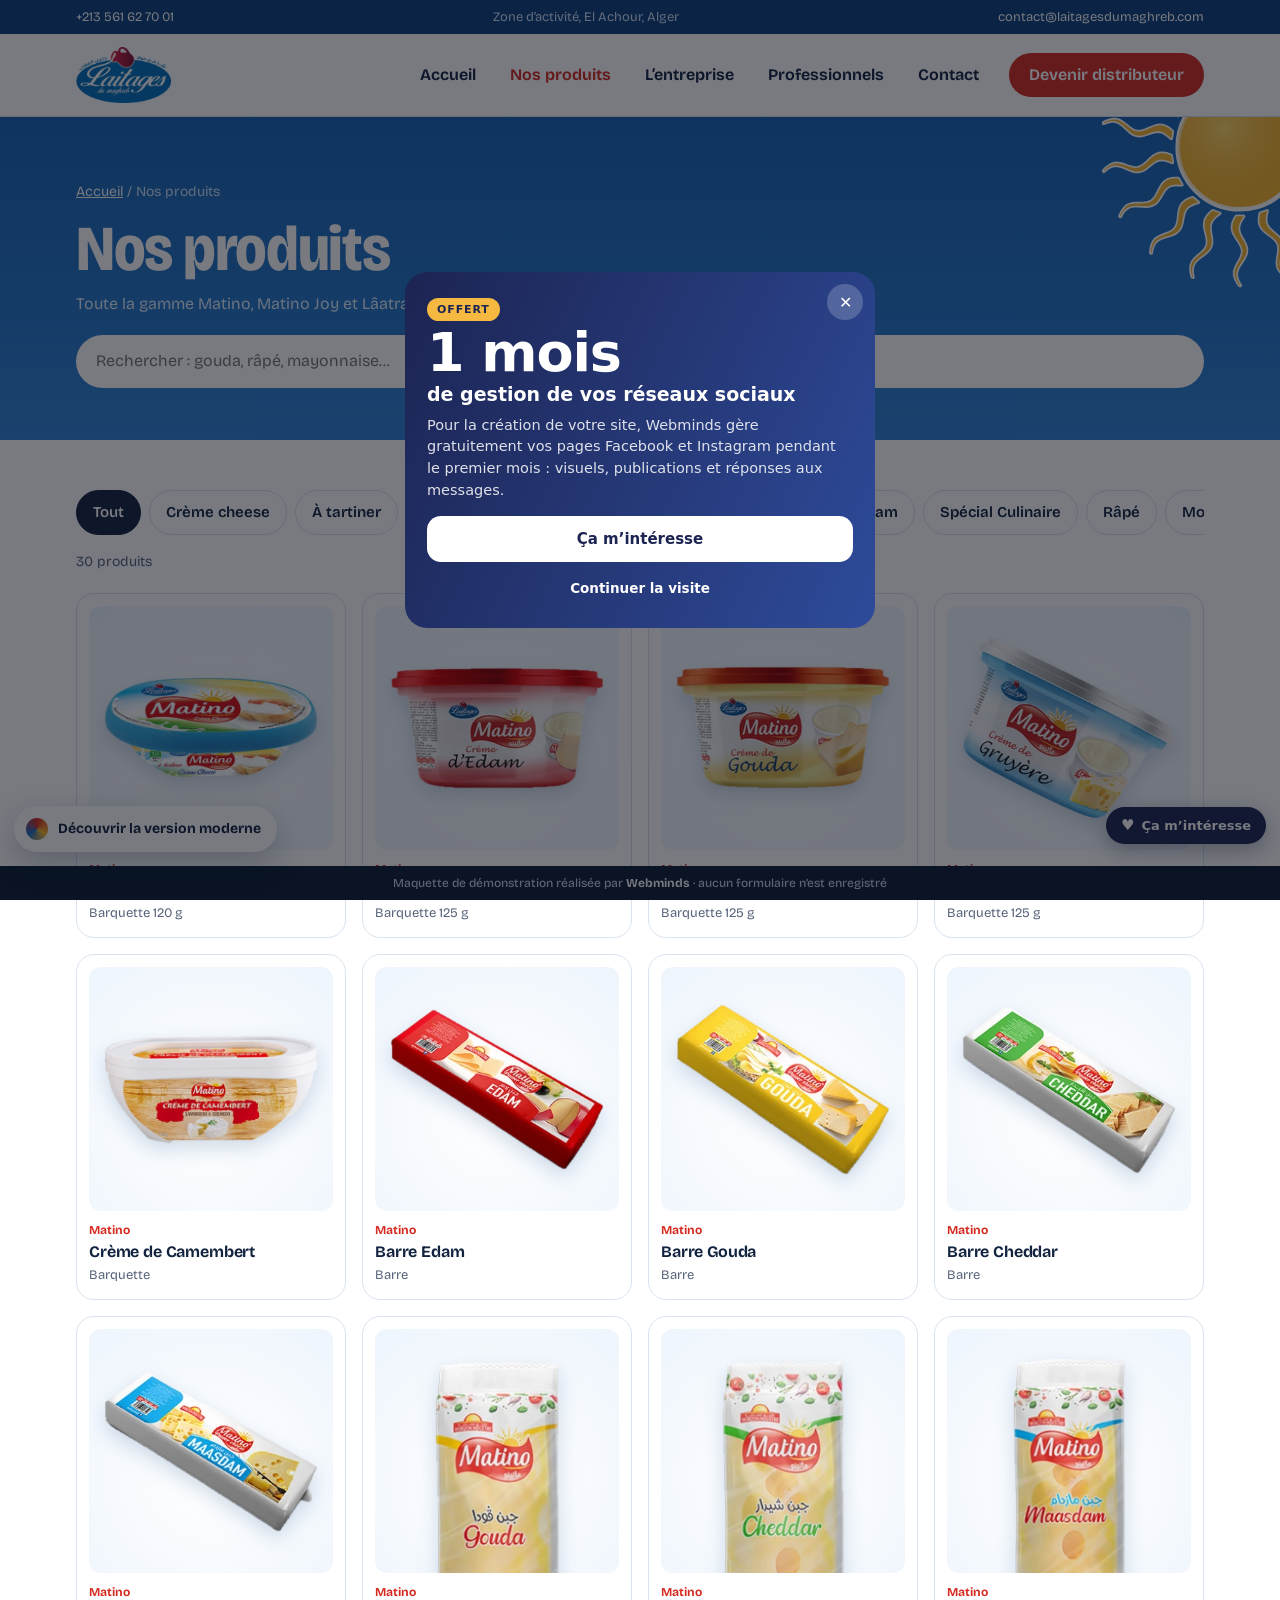
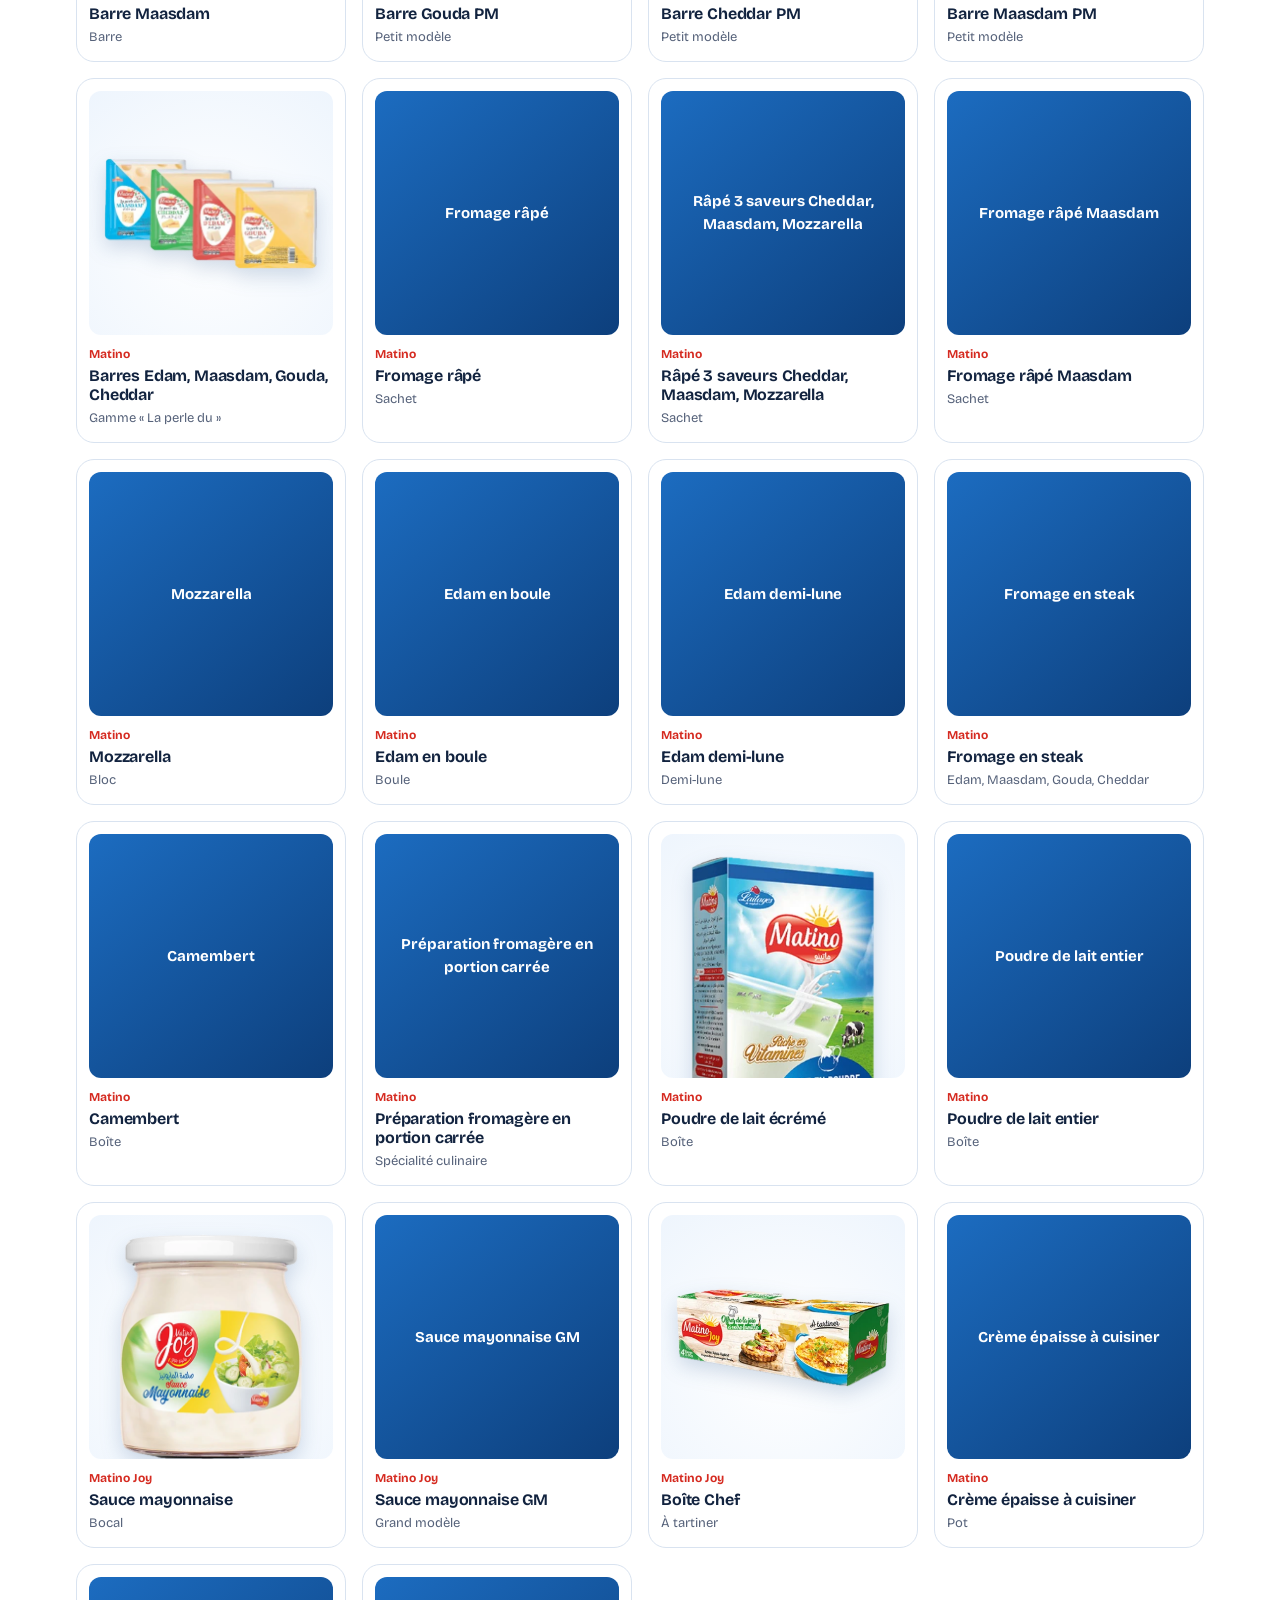
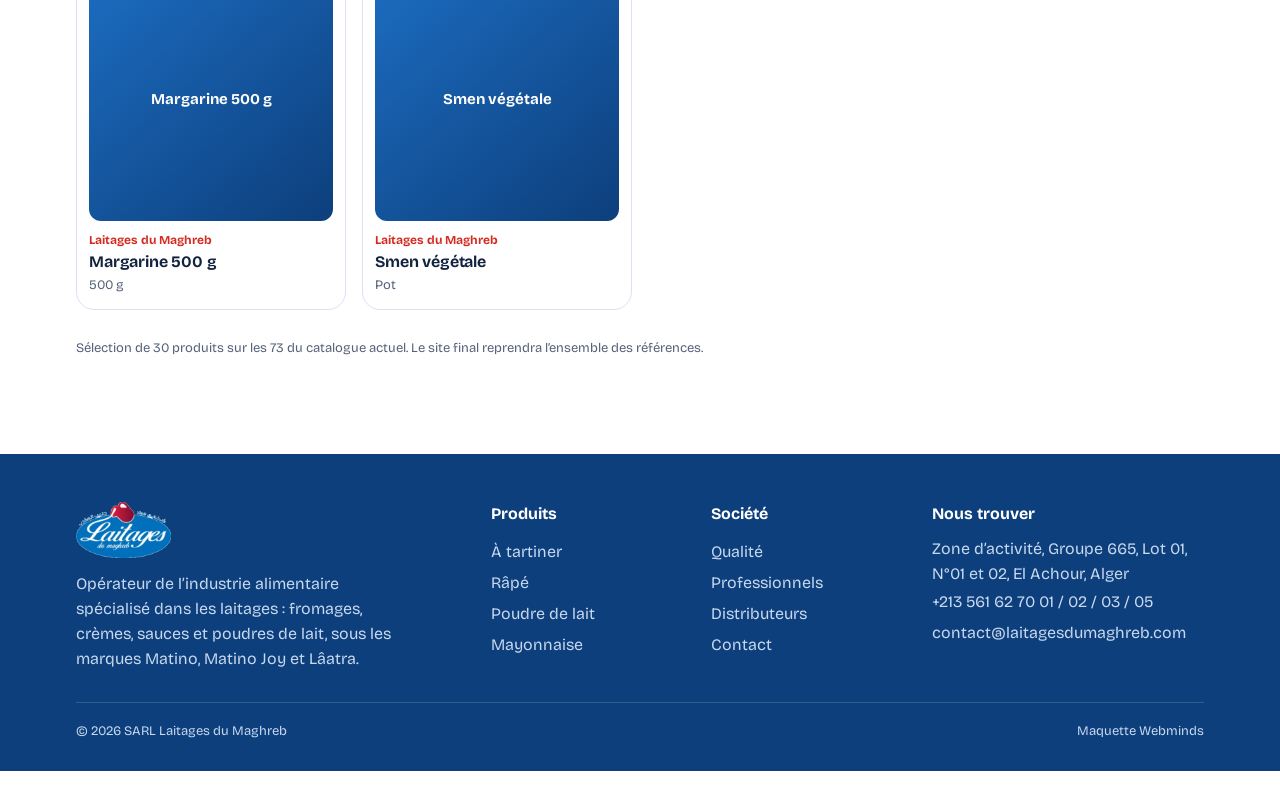
<file: produits.html>
<!doctype html>
<html lang="fr" data-version="corporate" data-base="">
<head>
<meta charset="utf-8">
<meta name="viewport" content="width=device-width, initial-scale=1, viewport-fit=cover">
<meta name="robots" content="noindex, nofollow">
<title>Nos produits · Laitages du Maghreb</title>
<meta name="description" content="Catalogue des fromages, crèmes, sauces et poudres de lait Matino.">
<link rel="icon" href="img/logo-laitages.webp">
<link rel="preload" href="fonts/bricolage.woff2" as="font" type="font/woff2" crossorigin>
<link rel="stylesheet" href="css/style.css">
</head>
<body>
<div class="ldm-top"><div class="ldm-wrap"><a href="tel:+213561627001">+213 561 62 70 01</a><span class="hide-s">Zone d’activité, El Achour, Alger</span><a href="mailto:contact@laitagesdumaghreb.com">contact@laitagesdumaghreb.com</a></div></div>
<header class="ldm-head"><div class="ldm-wrap">
<a class="ldm-logo" href="index.html" aria-label="Laitages du Maghreb, accueil"><img src="img/logo-laitages.webp" alt="Laitages du Maghreb" width="270" height="160"></a>
<nav class="ldm-nav" data-nav aria-label="Navigation principale">
<a href="index.html">Accueil</a><a href="produits.html">Nos produits</a><a href="index.html#qualite">L’entreprise</a><a href="professionnels.html">Professionnels</a><a href="contact.html">Contact</a>
<a class="ldm-btn ldm-btn--red" href="professionnels.html#distributeur">Devenir distributeur</a>
</nav>
<button class="ldm-burger" data-burger aria-label="Menu" aria-expanded="false"><span></span></button>
</div></header>
<main>

<section class="ldm-pagehead"><img class="sun" src="img/sun.svg" alt="" aria-hidden="true"><div class="ldm-wrap">
<div class="ldm-crumbs"><a href="index.html">Accueil</a> / Nos produits</div>
<h1>Nos produits</h1>
<p>Toute la gamme Matino, Matino Joy et Lâatra, par famille.</p>
<div class="ldm-search"><input id="q" type="search" placeholder="Rechercher : gouda, râpé, mayonnaise…" aria-label="Rechercher un produit"></div>
</div></section>
<section class="ldm-sec" style="padding-top:24px"><div class="ldm-wrap">
<div class="ldm-chips" id="chips" role="group" aria-label="Familles"></div>
<p class="ldm-count" id="count"></p>
<div class="ldm-grid" id="grid"></div>
<p class="ldm-note" style="margin-top:28px">Sélection de 30 produits sur les 73 du catalogue actuel. Le site final reprendra l’ensemble des références.</p>
</div></section>
</main>
<footer class="ldm-foot"><div class="ldm-wrap">
<div class="ldm-foot-grid">
<div><img src="img/logo-laitages.webp" alt="Laitages du Maghreb"><p style="margin-top:14px;max-width:34ch">Opérateur de l’industrie alimentaire spécialisé dans les laitages : fromages, crèmes, sauces et poudres de lait, sous les marques Matino, Matino Joy et Lâatra.</p></div>
<div><h4>Produits</h4><a href="produits.html?f=À tartiner">À tartiner</a><a href="produits.html?f=Râpé">Râpé</a><a href="produits.html?f=Poudre de lait">Poudre de lait</a><a href="produits.html?f=Sauce Mayonnaise">Mayonnaise</a></div>
<div><h4>Société</h4><a href="index.html#qualite">Qualité</a><a href="professionnels.html">Professionnels</a><a href="professionnels.html#distributeur">Distributeurs</a><a href="contact.html">Contact</a></div>
<div><h4>Nous trouver</h4><p>Zone d’activité, Groupe 665, Lot 01, N°01 et 02, El Achour, Alger</p><a href="tel:+213561627001">+213 561 62 70 01 / 02 / 03 / 05</a><a href="mailto:contact@laitagesdumaghreb.com">contact@laitagesdumaghreb.com</a></div>
</div>
<div class="ldm-foot-bottom"><span>© 2026 SARL Laitages du Maghreb</span><span>Maquette Webminds</span></div>
</div></footer>
<script src="js/common.js"></script>
<script src="js/data.js"></script>
<script>
window.LDM_card=function(p){
  var a=document.createElement('a');a.className='ldm-card';a.href='produit.html?id='+p.id;
  a.innerHTML='<div class="ldm-card-img" data-pimg="'+p.name+'"><img loading="lazy" alt="'+p.name+'" src="'+p.img+'"'+(p.remote?' class="is-remote" onerror="LDM_imgFallback(this)"':'')+'></div><div class="ldm-card-brand">'+p.brand+'</div><h3>'+p.name+'</h3><div class="ldm-card-fmt">'+p.format+'</div>';
  return a;
};
</script>
<script>
(function(){
  var params=new URLSearchParams(location.search);
  var state={f:params.get('f')||'Tout',b:params.get('b')||'',q:''};
  var fams=['Tout'];LDM_PRODUCTS.forEach(function(p){if(fams.indexOf(p.cat)<0)fams.push(p.cat);});
  var chips=document.getElementById('chips'),grid=document.getElementById('grid'),count=document.getElementById('count');
  fams.forEach(function(f){var b=document.createElement('button');b.className='ldm-chip';b.dataset.f=f;b.textContent=f;b.onclick=function(){state.f=f;state.b='';render();};chips.appendChild(b);});
  document.getElementById('q').addEventListener('input',function(e){state.q=e.target.value.toLowerCase().normalize('NFD').replace(/[\u0300-\u036f]/g,'');render();});
  function norm(s){return s.toLowerCase().normalize('NFD').replace(/[\u0300-\u036f]/g,'');}
  function render(){
    var list=LDM_PRODUCTS.filter(function(p){
      return (state.f==='Tout'||p.cat===state.f)&&(!state.b||p.brand===state.b)&&(!state.q||norm(p.name+' '+p.cat+' '+p.brand).indexOf(state.q)>-1);
    });
    grid.innerHTML='';list.forEach(function(p){grid.appendChild(LDM_card(p));});
    count.textContent=list.length+' produit'+(list.length>1?'s':'')+(state.b?' · '+state.b:'');
    chips.querySelectorAll('button').forEach(function(b){b.setAttribute('aria-pressed',b.dataset.f===state.f?'true':'false');});
  }
  render();
})();
</script><script data-wml>(function(){if(window.__wmL)return;window.__wmL=1;
var C={"p": "Laitages du Maghreb", "mail": null, "wa": "213797372452", "v": [["/", "Version corporate", "Claire et rassurante"], ["/v2/", "Version moderne", "Immersive et animée"]]};
function ready(f){document.readyState==='loading'?document.addEventListener('DOMContentLoaded',f):f()}
ready(function(){
var css='.wmL-b{position:fixed;right:14px;bottom:calc(56px + env(safe-area-inset-bottom));z-index:2147483000;border:0;border-radius:999px;background:#1C2452;color:#fff;font:700 13px/1 system-ui,-apple-system,Segoe UI,Roboto,sans-serif;padding:11px 15px;box-shadow:0 6px 22px rgba(20,30,60,.35);cursor:pointer;display:flex;align-items:center;gap:7px}'
+'@media(max-width:520px){.wmL-b{bottom:calc(112px + env(safe-area-inset-bottom));font-size:12.5px;padding:10px 13px}}'
+'.wmL-m{position:fixed;inset:0;z-index:2147483001;background:rgba(10,14,25,.55);display:none;align-items:flex-end;justify-content:center;font-family:system-ui,-apple-system,Segoe UI,Roboto,sans-serif}.wmL-m.on{display:flex}@media(min-width:700px){.wmL-m{align-items:center;padding:20px}}'
+'.wmL-x{box-sizing:border-box;position:relative;background:#fff;color:#1C2452;width:100%;max-width:470px;max-height:92vh;overflow:auto;border-radius:22px 22px 0 0;padding:24px 22px calc(22px + env(safe-area-inset-bottom));text-align:left}@media(min-width:700px){.wmL-x{border-radius:22px}}'
+'.wmL-x *{box-sizing:border-box}.wmL-c{position:absolute;top:12px;right:12px;width:36px;height:36px;border:0;border-radius:50%;background:#F0F2F1;font-size:16px;cursor:pointer;color:#1C2452}'
+'.wmL-x h3{font:800 26px/1.1 system-ui,-apple-system,sans-serif;margin:4px 40px 10px 0;color:inherit}.wmL-x p{margin:0 0 14px;line-height:1.5;font-size:14.5px;opacity:.85}'
+'.wmL-o{background:linear-gradient(115deg,#1C2452,#2E4B9A);color:#fff}.wmL-o .wmL-c{background:rgba(255,255,255,.2);color:#fff}.wmL-big{font:900 54px/.95 system-ui,-apple-system,sans-serif;letter-spacing:-.02em;margin:6px 0 2px}.wmL-big small{display:block;font-size:19px;font-weight:700;letter-spacing:0;margin-top:6px}'
+'.wmL-tag{display:inline-block;background:#F5B841;color:#1C2452;font:800 11px system-ui,sans-serif;letter-spacing:.08em;border-radius:999px;padding:5px 10px}'
+'.wmL-btn{display:flex;align-items:center;justify-content:center;width:100%;border:0;border-radius:14px;padding:14px;font:800 15px system-ui,-apple-system,sans-serif;cursor:pointer;margin-top:8px}.wmL-w{background:#fff;color:#1C2452}.wmL-g{background:#1FAF55;color:#fff}.wmL-n{background:#1C2452;color:#fff}.wmL-l{background:transparent;color:inherit;font-weight:600;font-size:13.5px;padding:10px}'
+'.wmL-s{font:700 11.5px system-ui,sans-serif;text-transform:uppercase;letter-spacing:.06em;opacity:.6;margin:12px 0 8px}.wmL-ch{display:grid;gap:8px}.wmL-ch label{display:flex;align-items:center;gap:10px;border:1.5px solid #E2E6E3;border-radius:12px;padding:11px 12px;cursor:pointer;font-size:14px;font-weight:600}.wmL-ch label small{display:block;font-weight:500;opacity:.65;font-size:12px}.wmL-ch input{width:18px;height:18px;flex:none;accent-color:#1FAF55}'
+'.wmL-f{display:grid;gap:8px;margin:12px 0 6px}.wmL-f input{border:1.5px solid #E2E6E3;border-radius:12px;padding:12px;font:500 16px system-ui,sans-serif;color:#1C2452;background:#fff;-webkit-user-select:text!important;user-select:text!important;width:100%}'
+'.wmL-ok{text-align:center}.wmL-ok i{display:grid;place-items:center;width:64px;height:64px;margin:6px auto 12px;border-radius:50%;background:#E8F7EE;color:#1FAF55;font-style:normal;font-size:30px}';
var st=document.createElement('style');st.textContent=css;document.head.appendChild(st);
function ss(k,v){try{if(v===undefined)return sessionStorage.getItem(k);sessionStorage.setItem(k,v)}catch(e){}}
var p=location.pathname,cur=0;C.v.forEach(function(v,i){if(v[0]!=='/'&&p.indexOf(v[0])===0)cur=i});
var off=document.createElement('div');off.className='wmL-m';off.innerHTML='<div class="wmL-x wmL-o" role="dialog" aria-modal="true"><button class="wmL-c" type="button" aria-label="Fermer">✕</button><span class="wmL-tag">OFFERT</span><div class="wmL-big">1 mois<small>de gestion de vos réseaux sociaux</small></div><p style="margin-top:12px">Pour la création de votre site, Webminds gère gratuitement vos pages Facebook et Instagram pendant le premier mois : visuels, publications et réponses aux messages.</p><button class="wmL-btn wmL-w" type="button" data-i>Ça m’intéresse</button><button class="wmL-btn wmL-l" type="button" data-c>Continuer la visite</button></div>';
var ch='';C.v.forEach(function(v,i){ch+='<label><input type="radio" name="wmLv" value="'+v[1]+'"'+(i===cur?' checked':'')+'><span>'+v[1]+(v[2]?'<small>'+v[2]+'</small>':'')+'</span></label>'});
var it=document.createElement('div');it.className='wmL-m';it.innerHTML='<div class="wmL-x" role="dialog" aria-modal="true"><button class="wmL-c" type="button" aria-label="Fermer">✕</button><div data-s1><h3>Cette maquette vous plaît ?</h3><p>Choisissez la version qui vous intéresse : Webminds vous recontacte pour vous la présenter.</p>'+(C.v.length>1?'<div class="wmL-s">La version préférée</div><div class="wmL-ch">'+ch+'</div>':'')+'<div class="wmL-s">En plus</div><div class="wmL-ch"><label><input type="checkbox" value="Gestion des réseaux sociaux (1 mois offert)"><span>Réseaux sociaux<small>1 mois de gestion offert avec le site</small></span></label></div><div class="wmL-f"><input name="n" placeholder="Votre nom" autocomplete="name"><input name="t" type="tel" inputmode="tel" placeholder="Votre téléphone (facultatif)" autocomplete="tel"></div><button class="wmL-btn wmL-g" type="button" data-w>Envoyer sur WhatsApp</button>'+(C.mail?'<button class="wmL-btn wmL-l" type="button" data-e>Envoyer par e-mail</button>':'')+'</div><div class="wmL-ok" data-s2 hidden><i>✓</i><h3 style="margin:0 0 8px">Merci !</h3><p>Votre choix a bien été transmis à Webminds. Nous vous recontactons très vite.</p><button class="wmL-btn wmL-n" type="button" data-c>Continuer la visite</button></div></div>';
document.body.appendChild(off);document.body.appendChild(it);
var b=document.createElement('button');b.type='button';b.className='wmL-b';b.innerHTML='<b style="font-size:15px">♥</b>Ça m’intéresse';document.body.appendChild(b);
function op(m){off.classList.remove('on');it.classList.remove('on');m.classList.add('on')}
[off,it].forEach(function(m){m.addEventListener('click',function(e){if(e.target===m||e.target.closest('.wmL-c')||e.target.closest('[data-c]'))m.classList.remove('on')})});
b.onclick=function(){op(it)};off.querySelector('[data-i]').onclick=function(){op(it)};
function msg(){var v=(it.querySelector('input[name=wmLv]:checked')||{}).value||C.v[cur][1],x=[].map.call(it.querySelectorAll('input[type=checkbox]:checked'),function(c){return c.value}),n=it.querySelector('[name=n]').value.trim(),t=it.querySelector('[name=t]').value.trim();
 return{v:v,x:x,n:n,t:t,txt:'Bonjour Webminds, la maquette '+C.p+' m’intéresse.\nVersion préférée : '+v+(x.length?'\nEn plus : '+x.join(', '):'')+(n?'\nNom : '+n:'')+(t?'\nTéléphone : '+t:'')+'\nLien : '+location.origin+C.v[cur][0]}}
function mail(m){if(!C.mail)return;try{fetch('https://formsubmit.co/ajax/'+C.mail,{method:'POST',keepalive:true,headers:{'Content-Type':'application/json','Accept':'application/json'},body:JSON.stringify({_subject:'Maquette '+C.p+' : intéressé ('+m.v+')',Prospect:C.p,Version:m.v,Options:m.x.join(', ')||'-',Nom:m.n||'-',Telephone:m.t||'-',Lien:location.origin+C.v[cur][0],_template:'table',_captcha:'false'})}).catch(function(){})}catch(e){}}
function done(){it.querySelector('[data-s1]').hidden=true;it.querySelector('[data-s2]').hidden=false;ss('wmL-sent','1')}
it.querySelector('[data-w]').onclick=function(){var m=msg();mail(m);done();location.href='https://wa.me/'+C.wa+'?text='+encodeURIComponent(m.txt)};
var e=it.querySelector('[data-e]');if(e)e.onclick=function(){mail(msg());done()};
var sh=ss('wmL-off');addEventListener('scroll',function(){var r=(scrollY+innerHeight)/document.documentElement.scrollHeight;
 if(!sh&&scrollY>500&&r>.3){sh=1;ss('wmL-off','1');op(off)}
 if(!ss('wmL-it')&&!ss('wmL-sent')&&sh&&r>.92&&!off.classList.contains('on')){ss('wmL-it','1');op(it)}},{passive:true});
});})();
</script></body>
</html>
</file>
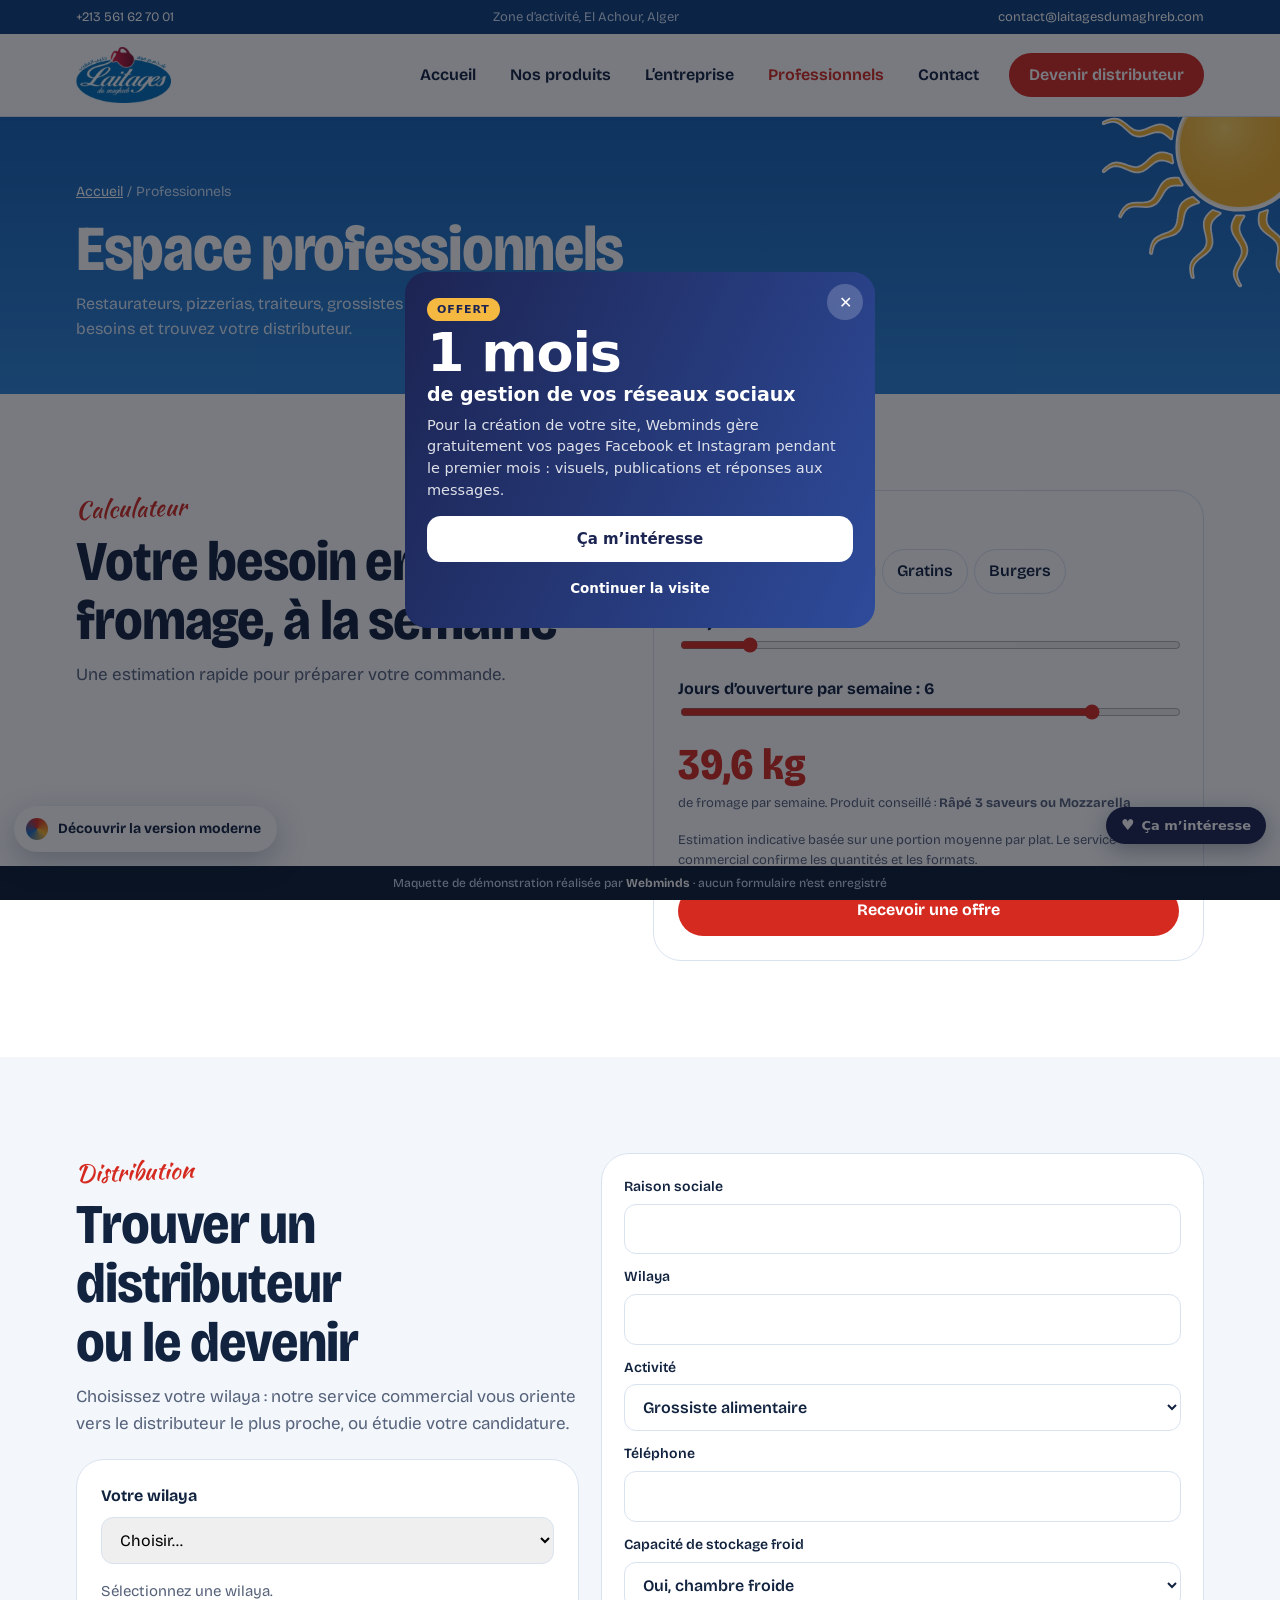
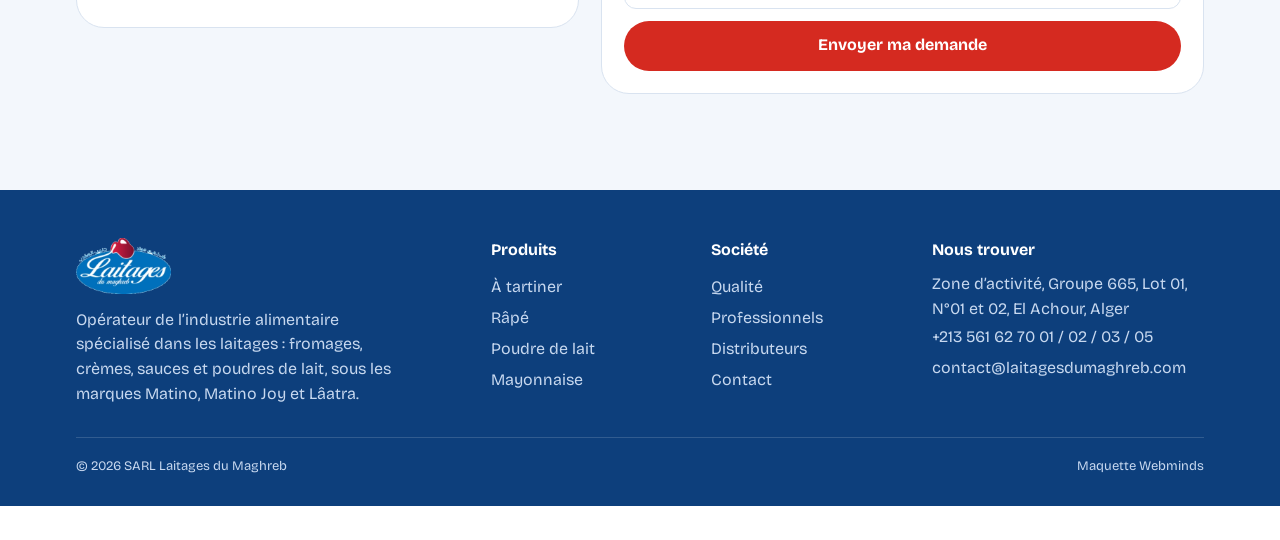
<file: professionnels.html>
<!doctype html>
<html lang="fr" data-version="corporate" data-base="">
<head>
<meta charset="utf-8">
<meta name="viewport" content="width=device-width, initial-scale=1, viewport-fit=cover">
<meta name="robots" content="noindex, nofollow">
<title>Professionnels · Laitages du Maghreb</title>
<meta name="description" content="Calculateur de besoins et réseau de distribution Matino.">
<link rel="icon" href="img/logo-laitages.webp">
<link rel="preload" href="fonts/bricolage.woff2" as="font" type="font/woff2" crossorigin>
<link rel="stylesheet" href="css/style.css">
</head>
<body>
<div class="ldm-top"><div class="ldm-wrap"><a href="tel:+213561627001">+213 561 62 70 01</a><span class="hide-s">Zone d’activité, El Achour, Alger</span><a href="mailto:contact@laitagesdumaghreb.com">contact@laitagesdumaghreb.com</a></div></div>
<header class="ldm-head"><div class="ldm-wrap">
<a class="ldm-logo" href="index.html" aria-label="Laitages du Maghreb, accueil"><img src="img/logo-laitages.webp" alt="Laitages du Maghreb" width="270" height="160"></a>
<nav class="ldm-nav" data-nav aria-label="Navigation principale">
<a href="index.html">Accueil</a><a href="produits.html">Nos produits</a><a href="index.html#qualite">L’entreprise</a><a href="professionnels.html">Professionnels</a><a href="contact.html">Contact</a>
<a class="ldm-btn ldm-btn--red" href="professionnels.html#distributeur">Devenir distributeur</a>
</nav>
<button class="ldm-burger" data-burger aria-label="Menu" aria-expanded="false"><span></span></button>
</div></header>
<main>

<section class="ldm-pagehead"><img class="sun" src="img/sun.svg" alt="" aria-hidden="true"><div class="ldm-wrap">
<div class="ldm-crumbs"><a href="index.html">Accueil</a> / Professionnels</div>
<h1>Espace professionnels</h1>
<p>Restaurateurs, pizzerias, traiteurs, grossistes : estimez vos besoins et trouvez votre distributeur.</p>
</div></section>
<section class="ldm-sec"><div class="ldm-wrap ldm-quality">
<div>
<span class="ldm-sig">Calculateur</span>
<h2 class="ldm-h2">Votre besoin en fromage, à la semaine</h2>
<p class="ldm-sub">Une estimation rapide pour préparer votre commande.</p>
</div>
<div class="ldm-calc">
<div><b>Vous préparez</b><div class="ldm-seg" id="dish" style="margin-top:10px">
<button data-g="110" aria-pressed="true">Pizzas</button><button data-g="35">Sandwichs</button><button data-g="60">Gratins</button><button data-g="25">Burgers</button></div></div>
<label><b>Par jour : <span id="nVal">60</span></b><input id="n" type="range" min="10" max="400" step="5" value="60"></label>
<label><b>Jours d’ouverture par semaine : <span id="dVal">6</span></b><input id="d" type="range" min="1" max="7" value="6"></label>
<div><output id="out">39,6 kg</output><p class="ldm-note" style="margin-top:6px">de fromage par semaine. Produit conseillé : <b id="reco">Râpé 3 saveurs ou Mozzarella</b></p></div>
<p class="ldm-note">Estimation indicative basée sur une portion moyenne par plat. Le service commercial confirme les quantités et les formats.</p>
<a class="ldm-btn ldm-btn--red" href="#distributeur">Recevoir une offre</a>
</div>
</div></section>
<section class="ldm-sec ldm-sec--wash" id="distributeur"><div class="ldm-wrap ldm-contact">
<div>
<span class="ldm-sig">Distribution</span>
<h2 class="ldm-h2">Trouver un distributeur ou le devenir</h2>
<p class="ldm-sub">Choisissez votre wilaya : notre service commercial vous oriente vers le distributeur le plus proche, ou étudie votre candidature.</p>
<div class="ldm-calc" style="margin-top:22px">
<label><b>Votre wilaya</b><select id="wil" style="font:inherit;font-size:16px;border:1.5px solid var(--line);border-radius:12px;padding:12px 14px;margin-top:8px;width:100%"></select></label>
<p id="wilOut" class="ldm-note" style="font-size:15px">Sélectionnez une wilaya.</p>
</div>
</div>
<form class="ldm-form" data-fake="Merci, votre demande distributeur est notée. (Démonstration : rien n’est envoyé.)">
<label>Raison sociale<input required></label>
<label>Wilaya<input required></label>
<label>Activité<select><option>Grossiste alimentaire</option><option>Distributeur produits frais</option><option>Chaîne de restauration</option><option>Superette / supermarché</option></select></label>
<label>Téléphone<input required type="tel" inputmode="tel"></label>
<label>Capacité de stockage froid<select><option>Oui, chambre froide</option><option>Non</option></select></label>
<button class="ldm-btn ldm-btn--red" type="submit">Envoyer ma demande</button>
</form>
</div></section>
</main>
<footer class="ldm-foot"><div class="ldm-wrap">
<div class="ldm-foot-grid">
<div><img src="img/logo-laitages.webp" alt="Laitages du Maghreb"><p style="margin-top:14px;max-width:34ch">Opérateur de l’industrie alimentaire spécialisé dans les laitages : fromages, crèmes, sauces et poudres de lait, sous les marques Matino, Matino Joy et Lâatra.</p></div>
<div><h4>Produits</h4><a href="produits.html?f=À tartiner">À tartiner</a><a href="produits.html?f=Râpé">Râpé</a><a href="produits.html?f=Poudre de lait">Poudre de lait</a><a href="produits.html?f=Sauce Mayonnaise">Mayonnaise</a></div>
<div><h4>Société</h4><a href="index.html#qualite">Qualité</a><a href="professionnels.html">Professionnels</a><a href="professionnels.html#distributeur">Distributeurs</a><a href="contact.html">Contact</a></div>
<div><h4>Nous trouver</h4><p>Zone d’activité, Groupe 665, Lot 01, N°01 et 02, El Achour, Alger</p><a href="tel:+213561627001">+213 561 62 70 01 / 02 / 03 / 05</a><a href="mailto:contact@laitagesdumaghreb.com">contact@laitagesdumaghreb.com</a></div>
</div>
<div class="ldm-foot-bottom"><span>© 2026 SARL Laitages du Maghreb</span><span>Maquette Webminds</span></div>
</div></footer>
<script src="js/common.js"></script>
<script src="js/data.js"></script><script>
(function(){
  var g=110,reco={110:'Râpé 3 saveurs ou Mozzarella',35:'Barres Edam ou Maasdam',60:'Fromage râpé et crème épaisse',25:'Fromage en steak ou Cheddar'};
  var n=document.getElementById('n'),d=document.getElementById('d');
  function calc(){
    document.getElementById('nVal').textContent=n.value;document.getElementById('dVal').textContent=d.value;
    var kg=g*n.value*d.value/1000;
    document.getElementById('out').textContent=kg.toLocaleString('fr-FR',{maximumFractionDigits:1})+' kg';
    document.getElementById('reco').textContent=reco[g];
  }
  document.querySelectorAll('#dish button').forEach(function(b){b.onclick=function(){g=+b.dataset.g;document.querySelectorAll('#dish button').forEach(function(x){x.setAttribute('aria-pressed',x===b?'true':'false');});calc();};});
  n.oninput=calc;d.oninput=calc;calc();
  var w=document.getElementById('wil');w.innerHTML='<option value="">Choisir…</option>'+LDM_WILAYAS.map(function(x,i){return '<option>'+String(i+1).padStart(2,'0')+' · '+x+'</option>';}).join('');
  w.onchange=function(){document.getElementById('wilOut').innerHTML=w.value?'<b>'+w.value+'</b> : le service commercial vous rappelle avec les coordonnées du distributeur Matino le plus proche, ou au +213 561 62 70 01.':'Sélectionnez une wilaya.';};
})();
</script><script data-wml>(function(){if(window.__wmL)return;window.__wmL=1;
var C={"p": "Laitages du Maghreb", "mail": null, "wa": "213797372452", "v": [["/", "Version corporate", "Claire et rassurante"], ["/v2/", "Version moderne", "Immersive et animée"]]};
function ready(f){document.readyState==='loading'?document.addEventListener('DOMContentLoaded',f):f()}
ready(function(){
var css='.wmL-b{position:fixed;right:14px;bottom:calc(56px + env(safe-area-inset-bottom));z-index:2147483000;border:0;border-radius:999px;background:#1C2452;color:#fff;font:700 13px/1 system-ui,-apple-system,Segoe UI,Roboto,sans-serif;padding:11px 15px;box-shadow:0 6px 22px rgba(20,30,60,.35);cursor:pointer;display:flex;align-items:center;gap:7px}'
+'@media(max-width:520px){.wmL-b{bottom:calc(112px + env(safe-area-inset-bottom));font-size:12.5px;padding:10px 13px}}'
+'.wmL-m{position:fixed;inset:0;z-index:2147483001;background:rgba(10,14,25,.55);display:none;align-items:flex-end;justify-content:center;font-family:system-ui,-apple-system,Segoe UI,Roboto,sans-serif}.wmL-m.on{display:flex}@media(min-width:700px){.wmL-m{align-items:center;padding:20px}}'
+'.wmL-x{box-sizing:border-box;position:relative;background:#fff;color:#1C2452;width:100%;max-width:470px;max-height:92vh;overflow:auto;border-radius:22px 22px 0 0;padding:24px 22px calc(22px + env(safe-area-inset-bottom));text-align:left}@media(min-width:700px){.wmL-x{border-radius:22px}}'
+'.wmL-x *{box-sizing:border-box}.wmL-c{position:absolute;top:12px;right:12px;width:36px;height:36px;border:0;border-radius:50%;background:#F0F2F1;font-size:16px;cursor:pointer;color:#1C2452}'
+'.wmL-x h3{font:800 26px/1.1 system-ui,-apple-system,sans-serif;margin:4px 40px 10px 0;color:inherit}.wmL-x p{margin:0 0 14px;line-height:1.5;font-size:14.5px;opacity:.85}'
+'.wmL-o{background:linear-gradient(115deg,#1C2452,#2E4B9A);color:#fff}.wmL-o .wmL-c{background:rgba(255,255,255,.2);color:#fff}.wmL-big{font:900 54px/.95 system-ui,-apple-system,sans-serif;letter-spacing:-.02em;margin:6px 0 2px}.wmL-big small{display:block;font-size:19px;font-weight:700;letter-spacing:0;margin-top:6px}'
+'.wmL-tag{display:inline-block;background:#F5B841;color:#1C2452;font:800 11px system-ui,sans-serif;letter-spacing:.08em;border-radius:999px;padding:5px 10px}'
+'.wmL-btn{display:flex;align-items:center;justify-content:center;width:100%;border:0;border-radius:14px;padding:14px;font:800 15px system-ui,-apple-system,sans-serif;cursor:pointer;margin-top:8px}.wmL-w{background:#fff;color:#1C2452}.wmL-g{background:#1FAF55;color:#fff}.wmL-n{background:#1C2452;color:#fff}.wmL-l{background:transparent;color:inherit;font-weight:600;font-size:13.5px;padding:10px}'
+'.wmL-s{font:700 11.5px system-ui,sans-serif;text-transform:uppercase;letter-spacing:.06em;opacity:.6;margin:12px 0 8px}.wmL-ch{display:grid;gap:8px}.wmL-ch label{display:flex;align-items:center;gap:10px;border:1.5px solid #E2E6E3;border-radius:12px;padding:11px 12px;cursor:pointer;font-size:14px;font-weight:600}.wmL-ch label small{display:block;font-weight:500;opacity:.65;font-size:12px}.wmL-ch input{width:18px;height:18px;flex:none;accent-color:#1FAF55}'
+'.wmL-f{display:grid;gap:8px;margin:12px 0 6px}.wmL-f input{border:1.5px solid #E2E6E3;border-radius:12px;padding:12px;font:500 16px system-ui,sans-serif;color:#1C2452;background:#fff;-webkit-user-select:text!important;user-select:text!important;width:100%}'
+'.wmL-ok{text-align:center}.wmL-ok i{display:grid;place-items:center;width:64px;height:64px;margin:6px auto 12px;border-radius:50%;background:#E8F7EE;color:#1FAF55;font-style:normal;font-size:30px}';
var st=document.createElement('style');st.textContent=css;document.head.appendChild(st);
function ss(k,v){try{if(v===undefined)return sessionStorage.getItem(k);sessionStorage.setItem(k,v)}catch(e){}}
var p=location.pathname,cur=0;C.v.forEach(function(v,i){if(v[0]!=='/'&&p.indexOf(v[0])===0)cur=i});
var off=document.createElement('div');off.className='wmL-m';off.innerHTML='<div class="wmL-x wmL-o" role="dialog" aria-modal="true"><button class="wmL-c" type="button" aria-label="Fermer">✕</button><span class="wmL-tag">OFFERT</span><div class="wmL-big">1 mois<small>de gestion de vos réseaux sociaux</small></div><p style="margin-top:12px">Pour la création de votre site, Webminds gère gratuitement vos pages Facebook et Instagram pendant le premier mois : visuels, publications et réponses aux messages.</p><button class="wmL-btn wmL-w" type="button" data-i>Ça m’intéresse</button><button class="wmL-btn wmL-l" type="button" data-c>Continuer la visite</button></div>';
var ch='';C.v.forEach(function(v,i){ch+='<label><input type="radio" name="wmLv" value="'+v[1]+'"'+(i===cur?' checked':'')+'><span>'+v[1]+(v[2]?'<small>'+v[2]+'</small>':'')+'</span></label>'});
var it=document.createElement('div');it.className='wmL-m';it.innerHTML='<div class="wmL-x" role="dialog" aria-modal="true"><button class="wmL-c" type="button" aria-label="Fermer">✕</button><div data-s1><h3>Cette maquette vous plaît ?</h3><p>Choisissez la version qui vous intéresse : Webminds vous recontacte pour vous la présenter.</p>'+(C.v.length>1?'<div class="wmL-s">La version préférée</div><div class="wmL-ch">'+ch+'</div>':'')+'<div class="wmL-s">En plus</div><div class="wmL-ch"><label><input type="checkbox" value="Gestion des réseaux sociaux (1 mois offert)"><span>Réseaux sociaux<small>1 mois de gestion offert avec le site</small></span></label></div><div class="wmL-f"><input name="n" placeholder="Votre nom" autocomplete="name"><input name="t" type="tel" inputmode="tel" placeholder="Votre téléphone (facultatif)" autocomplete="tel"></div><button class="wmL-btn wmL-g" type="button" data-w>Envoyer sur WhatsApp</button>'+(C.mail?'<button class="wmL-btn wmL-l" type="button" data-e>Envoyer par e-mail</button>':'')+'</div><div class="wmL-ok" data-s2 hidden><i>✓</i><h3 style="margin:0 0 8px">Merci !</h3><p>Votre choix a bien été transmis à Webminds. Nous vous recontactons très vite.</p><button class="wmL-btn wmL-n" type="button" data-c>Continuer la visite</button></div></div>';
document.body.appendChild(off);document.body.appendChild(it);
var b=document.createElement('button');b.type='button';b.className='wmL-b';b.innerHTML='<b style="font-size:15px">♥</b>Ça m’intéresse';document.body.appendChild(b);
function op(m){off.classList.remove('on');it.classList.remove('on');m.classList.add('on')}
[off,it].forEach(function(m){m.addEventListener('click',function(e){if(e.target===m||e.target.closest('.wmL-c')||e.target.closest('[data-c]'))m.classList.remove('on')})});
b.onclick=function(){op(it)};off.querySelector('[data-i]').onclick=function(){op(it)};
function msg(){var v=(it.querySelector('input[name=wmLv]:checked')||{}).value||C.v[cur][1],x=[].map.call(it.querySelectorAll('input[type=checkbox]:checked'),function(c){return c.value}),n=it.querySelector('[name=n]').value.trim(),t=it.querySelector('[name=t]').value.trim();
 return{v:v,x:x,n:n,t:t,txt:'Bonjour Webminds, la maquette '+C.p+' m’intéresse.\nVersion préférée : '+v+(x.length?'\nEn plus : '+x.join(', '):'')+(n?'\nNom : '+n:'')+(t?'\nTéléphone : '+t:'')+'\nLien : '+location.origin+C.v[cur][0]}}
function mail(m){if(!C.mail)return;try{fetch('https://formsubmit.co/ajax/'+C.mail,{method:'POST',keepalive:true,headers:{'Content-Type':'application/json','Accept':'application/json'},body:JSON.stringify({_subject:'Maquette '+C.p+' : intéressé ('+m.v+')',Prospect:C.p,Version:m.v,Options:m.x.join(', ')||'-',Nom:m.n||'-',Telephone:m.t||'-',Lien:location.origin+C.v[cur][0],_template:'table',_captcha:'false'})}).catch(function(){})}catch(e){}}
function done(){it.querySelector('[data-s1]').hidden=true;it.querySelector('[data-s2]').hidden=false;ss('wmL-sent','1')}
it.querySelector('[data-w]').onclick=function(){var m=msg();mail(m);done();location.href='https://wa.me/'+C.wa+'?text='+encodeURIComponent(m.txt)};
var e=it.querySelector('[data-e]');if(e)e.onclick=function(){mail(msg());done()};
var sh=ss('wmL-off');addEventListener('scroll',function(){var r=(scrollY+innerHeight)/document.documentElement.scrollHeight;
 if(!sh&&scrollY>500&&r>.3){sh=1;ss('wmL-off','1');op(off)}
 if(!ss('wmL-it')&&!ss('wmL-sent')&&sh&&r>.92&&!off.classList.contains('on')){ss('wmL-it','1');op(it)}},{passive:true});
});})();
</script></body>
</html>
</file>
<file: css/style.css>
@font-face{font-family:'Bricolage';src:url(../fonts/bricolage.woff2) format('woff2');font-weight:200 800;font-stretch:75% 100%;font-display:swap}
@font-face{font-family:'Kaushan';src:url(../fonts/kaushan.woff2) format('woff2');font-display:swap}
@font-face{font-family:'Cairo';src:url(../fonts/cairo.woff2) format('woff2');font-weight:200 1000;font-display:swap}

:root{
  --red:#D52A20; --red-deep:#A8160F;
  --sun:#F7B52C; --sun-soft:#FFE6A3;
  --sky:#1C6CC0; --sky-deep:#0D3F7C; --sky-pale:#E6F1FC;
  --ink:#12233F; --muted:#56627A; --line:#D9E3F0;
  --milk:#FFFFFF; --wash:#F3F7FC;
  --r-s:10px; --r-m:18px; --r-l:28px;
  --font:'Bricolage', system-ui, -apple-system, 'Segoe UI', Roboto, sans-serif;
  --script:'Kaushan', 'Brush Script MT', cursive;
  --ar:'Cairo', 'Geeza Pro', 'Segoe UI', sans-serif;
  --demo-h:34px;
}
*,*::before,*::after{box-sizing:border-box}
html{-webkit-text-size-adjust:100%;scroll-behavior:smooth;overflow-x:hidden}
body{overflow-x:hidden}
body{margin:0;font-family:var(--font);color:var(--ink);background:var(--milk);font-size:16px;line-height:1.55;padding-bottom:var(--demo-h)}
body.ldm-lock{overflow:hidden}
img{max-width:100%;display:block}
a{color:inherit}
h1,h2,h3{line-height:1.05;margin:0;font-weight:760;letter-spacing:-.02em}
p{margin:0}
:focus-visible{outline:3px solid var(--sun);outline-offset:3px;border-radius:4px}
.ldm-wrap{width:100%;max-width:1200px;margin:0 auto;padding:0 20px}
.ar{font-family:var(--ar);direction:rtl}

/* ---------- Barre haute + en-tête ---------- */
.ldm-top{background:var(--sky-deep);color:#cfe0f6;font-size:13px}
.ldm-top .ldm-wrap{display:flex;gap:18px;justify-content:space-between;padding-top:7px;padding-bottom:7px}
.ldm-top a{text-decoration:none;color:#fff}
.ldm-top .hide-s{display:none}
.ldm-head{position:sticky;top:0;z-index:40;background:rgba(255,255,255,.94);backdrop-filter:saturate(1.4) blur(10px);-webkit-backdrop-filter:saturate(1.4) blur(10px);border-bottom:1px solid var(--line)}
.ldm-head .ldm-wrap{display:flex;align-items:center;justify-content:space-between;height:68px}
.ldm-logo img{height:46px;width:auto}
.ldm-burger{width:44px;height:44px;border:0;background:var(--sky-pale);border-radius:12px;display:grid;place-items:center;cursor:pointer}
.ldm-burger span{display:block;width:20px;height:2px;background:var(--sky-deep);box-shadow:0 6px 0 var(--sky-deep),0 -6px 0 var(--sky-deep)}
.ldm-nav{position:fixed;inset:68px 0 0 0;background:#fff;display:flex;flex-direction:column;padding:24px 20px;gap:4px;transform:translateX(100%);visibility:hidden;transition:transform .3s ease,visibility 0s .3s;z-index:39}
.ldm-nav.is-open{transform:none;visibility:visible;transition:transform .3s ease}
.ldm-nav a{text-decoration:none;font-size:22px;font-weight:650;padding:12px 4px;border-bottom:1px solid var(--line)}
.ldm-nav a[aria-current]{color:var(--red)}
.ldm-nav .ldm-btn{margin-top:18px;border:0;text-align:center}

.ldm-btn{display:inline-flex;align-items:center;justify-content:center;gap:10px;min-height:50px;padding:0 24px;border-radius:999px;font:inherit;font-weight:700;font-size:16px;text-decoration:none;cursor:pointer;border:2px solid transparent;transition:transform .15s ease, background .2s}
.ldm-btn:active{transform:scale(.97)}
.ldm-btn--red{background:var(--red);color:#fff}
.ldm-btn--red:hover{background:var(--red-deep)}
.ldm-btn--ghost{border-color:currentColor;color:inherit;background:transparent}
.ldm-btn--white{background:#fff;color:var(--sky-deep)}

/* ---------- Héro ---------- */
.ldm-hero{position:relative;overflow:hidden;color:#fff;background:linear-gradient(180deg,#1663B4 0%,#2C83D6 52%,#7DBDF0 82%,#DCEEFC 100%)}
.ldm-hero-sun{position:absolute;width:300px;height:300px;right:-120px;top:-110px;opacity:.95;animation:ldmSpin 90s linear infinite;pointer-events:none}
@keyframes ldmSpin{to{transform:rotate(360deg)}}
.ldm-hero .ldm-wrap{position:relative;padding-top:42px}
.ldm-hero-kicker{font-family:var(--script);font-size:26px;color:var(--sun-soft);transform:rotate(-3deg);display:inline-block}
.ldm-hero h1{font-size:clamp(40px,11vw,86px);font-stretch:85%;margin-top:6px;max-width:11ch;text-wrap:balance}
.ldm-hero-lead{margin-top:16px;font-size:18px;max-width:34ch;color:#EAF3FF}
.ldm-hero-ctas{display:flex;flex-wrap:wrap;gap:12px;margin-top:24px}
.ldm-hero-ar{margin-top:18px;font-size:18px;color:#fff;opacity:.9}
.ldm-stage{position:relative;height:340px;margin-top:20px}
.ldm-stage img{position:absolute;filter:drop-shadow(0 18px 18px rgba(8,40,90,.35))}
.ldm-stage .s1{width:46%;left:-2%;bottom:96px;transform:rotate(-8deg)}
.ldm-stage .s2{width:44%;right:-1%;bottom:110px;transform:rotate(6deg)}
.ldm-stage .s3{width:34%;left:3%;bottom:6px;z-index:2}
.ldm-stage .s4{width:36%;left:33%;bottom:0;z-index:3}
.ldm-stage .s5{width:30%;right:2%;bottom:8px;z-index:2}
.ldm-stage .s6{width:16%;left:44%;bottom:150px;transform:rotate(-14deg)}
.ldm-hero-wave{display:block;width:100%;height:46px;margin-top:-1px}

/* ---------- Chiffres réels ---------- */
.ldm-facts{display:grid;grid-template-columns:repeat(2,1fr);gap:1px;background:var(--line);border-radius:var(--r-m);overflow:hidden;margin-top:-6px}
.ldm-facts div{background:#fff;padding:18px 16px}
.ldm-facts b{display:block;font-size:34px;font-weight:780;color:var(--sky-deep);font-stretch:85%;line-height:1}
.ldm-facts span{font-size:14px;color:var(--muted)}

/* ---------- Sections ---------- */
.ldm-sec{padding:64px 0}
.ldm-sec--wash{background:var(--wash)}
.ldm-h2{font-size:clamp(32px,7.6vw,56px);font-stretch:88%;max-width:16ch;text-wrap:balance}
.ldm-sub{color:var(--muted);margin-top:12px;max-width:52ch;font-size:17px}
.ldm-sig{font-family:var(--script);color:var(--red);font-size:24px;display:inline-block;margin-bottom:6px;transform:rotate(-2deg)}

/* Marques */
.ldm-brands{display:grid;gap:14px;margin-top:28px}
.ldm-brand{border-radius:var(--r-l);padding:22px;display:flex;align-items:center;gap:18px;min-height:132px;text-decoration:none}
.ldm-brand img{width:120px;flex:none}
.ldm-brand h3{font-size:24px}
.ldm-brand p{font-size:15px;margin-top:4px;opacity:.85}
.ldm-brand .ldm-tovalidate{margin-top:10px;font-size:12px}
.ldm-brand--matino{background:var(--sky);color:#fff}
.ldm-brand--joy{background:#FFF3D0;color:var(--ink)}
.ldm-brand--joy .joy{font-family:var(--script);font-size:46px;color:var(--red);width:120px;text-align:center;flex:none;line-height:1}
.ldm-brand--laatra{background:#fff;border:2px solid var(--line)}
.ldm-brand--laatra .la{width:120px;flex:none;text-align:center;font-weight:800;font-size:30px;color:var(--sky-deep)}

/* Familles (chips) */
.ldm-chips{display:flex;gap:8px;overflow-x:auto;padding:4px 0 10px;margin-top:22px;scrollbar-width:none}
.ldm-chips::-webkit-scrollbar{display:none}
.ldm-chip{flex:none;border:1.5px solid var(--line);background:#fff;border-radius:999px;padding:10px 16px;font:inherit;font-size:15px;font-weight:600;color:var(--ink);cursor:pointer;white-space:nowrap}
.ldm-chip[aria-pressed=true]{background:var(--ink);border-color:var(--ink);color:#fff}

/* Cartes produits */
.ldm-grid{display:grid;grid-template-columns:repeat(2,1fr);gap:12px;margin-top:20px}
.ldm-card{position:relative;background:#fff;border-radius:var(--r-m);border:1px solid var(--line);padding:12px 12px 14px;text-decoration:none;display:flex;flex-direction:column;transition:border-color .2s, transform .2s}
.ldm-card:hover{border-color:var(--sky);transform:translateY(-2px)}
.ldm-card-img{aspect-ratio:1/1;display:grid;place-items:center;border-radius:12px;background:radial-gradient(circle at 50% 60%,#fff 0%,#EEF5FD 100%);overflow:hidden}
.ldm-card-img img{max-height:86%;max-width:88%;object-fit:contain;filter:drop-shadow(0 8px 10px rgba(13,63,124,.18))}
.ldm-card-img img.is-remote{mix-blend-mode:multiply;filter:none;max-height:100%;max-width:100%}
.ldm-card-img.is-fallback{background:linear-gradient(140deg,var(--sky) 0%,var(--sky-deep) 100%)}
.ldm-card-img.is-fallback::after{content:attr(data-pimg);color:#fff;font-weight:700;font-size:15px;padding:12px;text-align:center}
.ldm-card-brand{font-size:12px;color:var(--red);font-weight:700;margin-top:10px}
.ldm-card h3{font-size:16px;font-weight:680;letter-spacing:-.01em;line-height:1.2;margin-top:2px}
.ldm-card-fmt{font-size:13px;color:var(--muted);margin-top:4px}

/* Bande qualité */
.ldm-quality{display:grid;gap:26px}
.ldm-quality-card{background:var(--sky-deep);color:#fff;border-radius:var(--r-l);padding:28px 24px;position:relative;overflow:hidden}
.ldm-quality-card h3{font-size:28px;font-stretch:88%}
.ldm-quality-card p{margin-top:12px;color:#D4E3F7}
.ldm-quality-card .sun{position:absolute;width:220px;right:-80px;bottom:-90px;opacity:.9}
.ldm-steps{display:grid;gap:12px}
.ldm-step{display:flex;gap:14px;align-items:flex-start;padding:16px;border-radius:var(--r-m);background:#fff;border:1px solid var(--line)}
.ldm-step i{flex:none;width:40px;height:40px;border-radius:50%;background:var(--sun-soft);display:grid;place-items:center;font-style:normal;font-weight:800;color:var(--red)}
.ldm-step b{display:block}
.ldm-step span{font-size:15px;color:var(--muted)}

/* Pros */
.ldm-pro{background:var(--red);color:#fff;border-radius:var(--r-l);padding:30px 22px;display:grid;gap:22px;position:relative;overflow:hidden}
.ldm-pro h2{font-size:clamp(30px,7vw,48px);font-stretch:88%}
.ldm-pro p{color:#FFE2DF}
.ldm-pro-img{width:70%;justify-self:center;filter:drop-shadow(0 18px 20px rgba(80,0,0,.35));transform:rotate(-6deg)}

/* Recettes */
.ldm-recipes{display:grid;gap:14px;margin-top:26px}
.ldm-recipe{border-radius:var(--r-m);padding:22px;min-height:170px;display:flex;flex-direction:column;justify-content:flex-end;color:#fff;text-decoration:none;position:relative;overflow:hidden}
.ldm-recipe h3{font-size:24px;font-stretch:90%;max-width:14ch}
.ldm-recipe span{font-size:14px;opacity:.85;margin-top:6px}
.ldm-recipe:nth-child(1){background:linear-gradient(160deg,#F7B52C,#E07B12)}
.ldm-recipe:nth-child(2){background:linear-gradient(160deg,#D52A20,#8E140E)}
.ldm-recipe:nth-child(3){background:linear-gradient(160deg,#2C83D6,#0D3F7C)}
.ldm-recipe img{position:absolute;right:-10px;top:-6px;width:42%;opacity:.95;transform:rotate(10deg)}

/* Contact & pied */
.ldm-contact{display:grid;gap:22px}
.ldm-info{display:grid;gap:10px}
.ldm-info a,.ldm-info p{display:flex;gap:12px;align-items:flex-start;text-decoration:none;font-size:16px}
.ldm-info svg{flex:none;width:22px;height:22px;color:var(--red);margin-top:2px}
.ldm-form{display:grid;gap:12px;background:#fff;border:1px solid var(--line);border-radius:var(--r-l);padding:22px}
.ldm-form label{font-size:14px;font-weight:600;display:grid;gap:6px}
.ldm-form input,.ldm-form select,.ldm-form textarea{font:inherit;font-size:16px;border:1.5px solid var(--line);border-radius:12px;padding:12px 14px;background:#fff;color:var(--ink);width:100%}
.ldm-form input:focus,.ldm-form select:focus,.ldm-form textarea:focus{border-color:var(--sky);outline:none}
.ldm-ok{background:#E8F7EC;color:#17602F;border-radius:12px;padding:12px 14px;font-weight:600;font-size:15px}
.ldm-map{border:0;width:100%;height:320px;border-radius:var(--r-l);display:block;margin-top:24px;background:var(--sky-pale)}

.ldm-foot{background:var(--sky-deep);color:#C7D8EF;padding:48px 0 30px;margin-top:0}
.ldm-foot-grid{display:grid;gap:26px}
.ldm-foot img{height:56px;width:auto}
.ldm-foot h4{color:#fff;margin:0 0 10px;font-size:16px}
.ldm-foot a{text-decoration:none;display:block;padding:3px 0;color:#C7D8EF}
.ldm-foot a:hover{color:#fff}
.ldm-foot-bottom{border-top:1px solid rgba(255,255,255,.15);margin-top:30px;padding-top:18px;font-size:13px;display:flex;flex-wrap:wrap;gap:8px;justify-content:space-between}

/* Pastille "à valider" */
.ldm-tovalidate{display:inline-flex;align-items:center;gap:8px;background:#FFF1DE;color:#9A4A00;border:1px solid #F6C88E;border-radius:999px;padding:6px 12px;font-size:13px;font-weight:600}
.ldm-tovalidate::before{content:'';width:8px;height:8px;border-radius:50%;background:#F08A00}

/* Page intérieure */
.ldm-pagehead{background:linear-gradient(180deg,#1663B4,#2C83D6);color:#fff;padding:40px 0 34px;position:relative;overflow:hidden}
.ldm-pagehead h1{font-size:clamp(36px,9vw,64px);font-stretch:86%}
.ldm-pagehead p{margin-top:10px;color:#E3EEFB;max-width:46ch}
.ldm-pagehead .sun{position:absolute;width:300px;right:-110px;top:-120px;animation:ldmSpin 90s linear infinite}
.ldm-crumbs{font-size:14px;color:#CFE1F7;margin-bottom:12px}
.ldm-crumbs a{color:#fff}
.ldm-search{display:flex;gap:8px;margin-top:18px}
.ldm-search input{flex:1;font:inherit;font-size:16px;border:0;border-radius:999px;padding:14px 20px;color:var(--ink)}
.ldm-count{color:var(--muted);font-size:14px;margin-top:6px}

/* Fiche produit */
.ldm-pd{display:grid;gap:26px;padding:30px 0 60px}
.ldm-pd-visual{border-radius:var(--r-l);background:radial-gradient(circle at 50% 55%,#fff 0%,#DDEBFA 100%);aspect-ratio:1/1;display:grid;place-items:center;position:relative;overflow:hidden}
.ldm-pd-visual img{max-width:76%;max-height:76%;object-fit:contain;filter:drop-shadow(0 26px 26px rgba(13,63,124,.25));position:relative}
.ldm-pd-visual img.is-remote{mix-blend-mode:multiply;filter:none;max-width:92%;max-height:92%}
.ldm-pd-visual .sun{position:absolute;width:70%;opacity:.35;animation:ldmSpin 120s linear infinite}
.ldm-pd h1{font-size:clamp(32px,8vw,54px);font-stretch:88%}
.ldm-pd-meta{display:flex;flex-wrap:wrap;gap:8px;margin-top:14px}
.ldm-tag{border-radius:999px;padding:6px 12px;font-size:14px;font-weight:600;background:var(--sky-pale);color:var(--sky-deep)}
.ldm-tag--red{background:#FDE5E3;color:var(--red-deep)}
.ldm-pd-uses{display:grid;grid-template-columns:repeat(2,1fr);gap:10px;margin-top:20px}
.ldm-pd-uses div{border:1px solid var(--line);border-radius:14px;padding:14px;font-weight:650}
.ldm-pd-table{width:100%;border-collapse:collapse;margin-top:22px;font-size:15px}
.ldm-pd-table td{padding:12px 0;border-bottom:1px solid var(--line)}
.ldm-pd-table td:first-child{color:var(--muted);width:44%}

/* Calculateur */
.ldm-calc{background:#fff;border-radius:var(--r-l);border:1px solid var(--line);padding:24px;display:grid;gap:16px}
.ldm-calc output{display:block;font-size:44px;font-weight:780;color:var(--red);font-stretch:85%;line-height:1}
.ldm-calc input[type=range]{width:100%;accent-color:var(--red)}
.ldm-seg{display:flex;gap:6px;flex-wrap:wrap}
.ldm-seg button{font:inherit;border:1.5px solid var(--line);background:#fff;border-radius:999px;padding:9px 14px;cursor:pointer;font-weight:600;color:var(--ink)}
.ldm-seg button[aria-pressed=true]{background:var(--sky-deep);color:#fff;border-color:var(--sky-deep)}
.ldm-note{font-size:13px;color:var(--muted)}

/* Bandeau démo + pastille */
.ldm-demo{position:fixed;left:0;right:0;bottom:0;z-index:90;height:var(--demo-h);display:flex;align-items:center;justify-content:center;background:#0B1C33;color:#BFD0E6;font:500 12px/1.2 var(--font);padding:0 10px;text-align:center}
.ldm-demo b{color:#fff}
.ldm-switch{position:fixed;left:14px;bottom:calc(var(--demo-h) + 14px);z-index:91;display:inline-flex;align-items:center;gap:10px;background:#fff;color:var(--ink);text-decoration:none;font:700 14px/1 var(--font);padding:12px 16px 12px 12px;border-radius:999px;box-shadow:0 10px 30px rgba(10,30,60,.25);animation:ldmBob 3s ease-in-out infinite}
.ldm-switch-dot{width:22px;height:22px;border-radius:50%;background:conic-gradient(var(--red),var(--sun),var(--sky),var(--red));animation:ldmSpin 4s linear infinite}
@keyframes ldmBob{50%{transform:translateY(-4px)}}

/* ---------- Ordinateur ---------- */
@media (min-width:720px){
  .ldm-top .hide-s{display:inline}
  .ldm-grid{grid-template-columns:repeat(3,1fr);gap:16px}
  .ldm-facts{grid-template-columns:repeat(4,1fr)}
  .ldm-brands{grid-template-columns:repeat(3,1fr)}
  .ldm-brand{flex-direction:column;align-items:flex-start;min-height:240px}
  .ldm-recipes{grid-template-columns:repeat(3,1fr)}
  .ldm-recipe{min-height:260px}
  .ldm-foot-grid{grid-template-columns:2fr 1fr 1fr 1.4fr}
}
@media (min-width:1000px){
  .ldm-wrap{padding:0 36px}
  .ldm-burger{display:none}
  .ldm-head .ldm-wrap{height:82px}
  .ldm-logo img{height:56px}
  .ldm-nav{position:static;transform:none;visibility:visible;flex-direction:row;align-items:center;padding:0;gap:6px;background:none}
  .ldm-nav a{font-size:16px;border:0;padding:10px 14px;border-radius:999px}
  .ldm-nav a:hover{background:var(--sky-pale)}
  .ldm-nav .ldm-btn{margin:0 0 0 10px;padding:0 20px;min-height:44px}
  .ldm-nav .ldm-btn:hover{background:var(--red-deep)}
  .ldm-hero .ldm-wrap{display:grid;grid-template-columns:1fr 1.05fr;align-items:center;padding-top:40px;padding-bottom:20px;min-height:600px}
  .ldm-hero-sun{width:820px;height:820px;right:-180px;top:-260px}
  .ldm-stage{height:520px;margin-top:0}
  .ldm-grid{grid-template-columns:repeat(4,1fr)}
  .ldm-sec{padding:96px 0}
  .ldm-quality{grid-template-columns:1fr 1fr;align-items:start}
  .ldm-pro{grid-template-columns:1.2fr 1fr;align-items:center;padding:56px}
  .ldm-contact{grid-template-columns:1fr 1.2fr;align-items:start}
  .ldm-map{height:420px}
  .ldm-pd{grid-template-columns:1fr 1fr;align-items:start;gap:56px;padding:56px 0 90px}
  .ldm-pd-visual{position:sticky;top:110px}
  .ldm-pagehead{padding:64px 0 52px}
}
@media (prefers-reduced-motion:reduce){*{animation:none!important;transition:none!important}}
</file>
<file: v2/v2.css>
@font-face{font-family:'Bricolage';src:url(../fonts/bricolage.woff2) format('woff2');font-weight:200 800;font-stretch:75% 100%;font-display:swap}
@font-face{font-family:'Kaushan';src:url(../fonts/kaushan.woff2) format('woff2');font-display:swap}
@font-face{font-family:'Cairo';src:url(../fonts/cairo.woff2) format('woff2');font-weight:200 1000;font-display:swap}
:root{--red:#D52A20;--red-deep:#9E150E;--sun:#F7B52C;--sky:#1C6CC0;--sky-deep:#0A3570;--ink:#0E2140;--milk:#FFFDFB;--demo-h:34px;
--font:'Bricolage',system-ui,-apple-system,sans-serif;--script:'Kaushan',cursive;--ar:'Cairo',sans-serif}
*,*::before,*::after{box-sizing:border-box}
html{overflow-x:hidden;-webkit-text-size-adjust:100%}
body{margin:0;font-family:var(--font);color:#fff;background:var(--sky-deep);padding-bottom:var(--demo-h);overflow-x:hidden;line-height:1.5}
img{max-width:100%;display:block}
a{color:inherit}
h1,h2,h3{margin:0;line-height:.95;letter-spacing:-.025em;font-weight:780}
p{margin:0}
:focus-visible{outline:3px solid var(--sun);outline-offset:3px}
.v-wrap{max-width:1240px;margin:0 auto;padding:0 20px}
.ar{font-family:var(--ar);direction:rtl}

/* ciel fixe + soleil qui se lève au scroll */
.v-sky{position:fixed;inset:0;z-index:-2;background:linear-gradient(180deg,#0A3570 0%,#1559A8 45%,#3C93DE 100%)}
.v-sun{position:fixed;z-index:-1;width:150vmin;height:150vmin;left:50%;top:100%;margin-left:-75vmin;pointer-events:none;will-change:transform}
.v-sun img{width:100%;height:100%;animation:vSpin 120s linear infinite}
@keyframes vSpin{to{transform:rotate(360deg)}}

/* en-tête */
.v-head{position:fixed;top:0;left:0;right:0;z-index:50;display:flex;justify-content:space-between;align-items:center;padding:14px 18px}
.v-head img{height:44px;width:auto;filter:drop-shadow(0 4px 10px rgba(0,0,0,.25))}
.v-head nav{display:flex;gap:6px}
.v-head nav a{text-decoration:none;font-weight:700;font-size:14px;background:rgba(255,255,255,.14);backdrop-filter:blur(10px);-webkit-backdrop-filter:blur(10px);padding:10px 14px;border-radius:999px}
.v-head nav a.hide-s{display:none}

/* héro : étirer le fromage */
.v-hero{min-height:100svh;display:flex;flex-direction:column;justify-content:flex-end;padding:96px 0 40px;position:relative}
.v-hero h1{font-size:clamp(58px,17vw,170px);font-stretch:78%;text-transform:none}
.v-hero h1 .v-sc{font-family:var(--script);font-weight:400;color:var(--sun);display:block;font-size:.5em;letter-spacing:0;transform:rotate(-4deg);transform-origin:left;margin-bottom:.1em}
.v-hero-lead{margin-top:16px;max-width:30ch;font-size:18px;color:#D9E8FA}
.v-pull{position:relative;margin:56px auto 0;width:min(100%,560px);touch-action:none;user-select:none;-webkit-user-select:none;cursor:grab}
.v-pull svg{width:100%;height:auto;display:block;overflow:visible}
.v-pull-hint{position:absolute;left:50%;top:-6px;transform:translateX(-50%);background:#fff;color:var(--ink);font-weight:700;font-size:14px;padding:9px 14px;border-radius:999px;white-space:nowrap;box-shadow:0 10px 24px rgba(0,0,0,.25);pointer-events:none;transition:opacity .3s}
.v-pull-hint::after{content:'';position:absolute;left:50%;bottom:-6px;margin-left:-6px;border:6px solid transparent;border-bottom:0;border-top-color:#fff}
.v-pull.is-done .v-pull-hint{opacity:0}
.v-meter{display:flex;align-items:center;gap:12px;justify-content:center;margin:8px auto 0;font-weight:700;background:rgba(6,25,60,.55);backdrop-filter:blur(8px);-webkit-backdrop-filter:blur(8px);border-radius:999px;padding:8px 18px;width:max-content;max-width:100%}
.v-meter b{font-size:34px;font-stretch:80%;color:var(--sun);min-width:3.4ch;text-align:right}
.v-meter span{font-size:14px;color:#CFE0F6;max-width:20ch;line-height:1.2}

/* bandeau marque défilant */
.v-marquee{background:var(--red);color:#fff;overflow:hidden;white-space:nowrap;padding:14px 0;transform:rotate(-2deg);margin:30px -10px;box-shadow:0 18px 40px rgba(0,0,0,.25)}
.v-marquee div{display:inline-block;animation:vMarq 28s linear infinite;font-size:30px;font-weight:780;font-stretch:80%}
.v-marquee i{font-family:var(--script);font-style:normal;color:var(--sun);font-weight:400;margin:0 16px}
@keyframes vMarq{to{transform:translateX(-50%)}}

/* sections */
.v-sec{padding:80px 0}
.v-h2{font-size:clamp(44px,12vw,112px);font-stretch:80%}
.v-h2 .v-sc{font-family:var(--script);font-weight:400;color:var(--sun);font-size:.48em;display:block;letter-spacing:0;transform:rotate(-3deg);transform-origin:left;margin-bottom:.15em}
.v-lead{margin-top:16px;color:#D3E4F8;max-width:44ch;font-size:17px}

/* quel fromage pour quel plat */
.v-dishes{display:grid;grid-template-columns:repeat(3,1fr);gap:10px;margin-top:28px}
.v-dish{border:0;background:rgba(255,255,255,.1);color:#fff;border-radius:20px;padding:16px 6px 14px;font:inherit;font-weight:700;font-size:14px;cursor:pointer;display:grid;justify-items:center;gap:6px;transition:background .2s,transform .2s}
.v-dish svg{width:44px;height:44px}
.v-dish[aria-pressed=true]{background:#fff;color:var(--ink);transform:translateY(-3px)}
.v-match{margin-top:20px;border-radius:30px;background:#fff;color:var(--ink);display:grid;grid-template-columns:1fr;overflow:hidden;min-height:330px;position:relative}
.v-match-img{display:grid;place-items:center;padding:26px 20px 0;min-height:230px;position:relative}
.v-match-img::before{content:'';position:absolute;width:220px;height:220px;border-radius:50%;background:var(--sun);opacity:.25}
.v-match-img img{position:relative;max-height:220px;max-width:80%;object-fit:contain;filter:drop-shadow(0 22px 22px rgba(10,53,112,.3));animation:vPop .55s cubic-bezier(.2,1.6,.4,1)}
@keyframes vPop{from{transform:scale(.4) rotate(-20deg);opacity:0}}
.v-match-txt{padding:18px 22px 26px}
.v-match-txt small{font-family:var(--script);color:var(--red);font-size:22px}
.v-match-txt h3{font-size:34px;font-stretch:82%;margin-top:4px}
.v-match-txt p{margin-top:10px;color:#4B5873}
.v-match-txt a{display:inline-flex;margin-top:16px;background:var(--red);color:#fff;text-decoration:none;font-weight:700;padding:13px 20px;border-radius:999px}

/* comptoir : carrousel par couleur d'emballage */
.v-rail{display:flex;gap:14px;overflow-x:auto;scroll-snap-type:x mandatory;padding:30px 20px 20px;scrollbar-width:none}
.v-rail::-webkit-scrollbar{display:none}
.v-slab{flex:none;width:78vw;max-width:360px;aspect-ratio:3/4;border-radius:32px;scroll-snap-align:center;position:relative;overflow:hidden;display:flex;flex-direction:column;justify-content:flex-end;padding:22px;text-decoration:none;color:#fff}
.v-slab img{position:absolute;left:50%;top:44%;width:84%;max-height:62%;object-fit:contain;transform:translate(-50%,-50%) rotate(var(--rot,-8deg));filter:drop-shadow(0 26px 26px rgba(0,0,0,.3));transition:transform .5s cubic-bezier(.2,1.4,.4,1)}
.v-slab:hover img{transform:translate(-50%,-54%) rotate(0deg) scale(1.05)}
.v-slab h3{font-size:34px;font-stretch:80%;position:relative}
.v-slab span{position:relative;font-size:14px;opacity:.85;margin-top:4px}
.v-slab .big{position:absolute;top:14px;left:18px;font-family:var(--script);font-size:78px;opacity:.18;line-height:1}
.v-yellow{background:linear-gradient(160deg,#FFD24A,#F2A20E);color:var(--ink)}
.v-red{background:linear-gradient(160deg,#E6372B,#A3150E)}
.v-blue{background:linear-gradient(160deg,#3C9BEA,#1559A8)}
.v-green{background:linear-gradient(160deg,#4BB45A,#1F7A33)}
.v-white{background:linear-gradient(160deg,#FFFFFF,#DCE9F7);color:var(--ink)}
.v-rail-nav{display:flex;gap:10px;justify-content:flex-end;padding:0 20px}
.v-rail-nav button{width:52px;height:52px;border-radius:50%;border:0;background:#fff;color:var(--ink);font:700 22px/1 var(--font);cursor:pointer}

/* engagement */
.v-promise{display:grid;gap:14px;margin-top:30px}
.v-promise div{border-top:2px solid rgba(255,255,255,.25);padding-top:16px}
.v-promise b{display:block;font-size:30px;font-stretch:80%;color:var(--sun)}
.v-promise span{color:#D3E4F8}

/* CTA final */
.v-cta{background:var(--milk);color:var(--ink);border-radius:36px 36px 0 0;padding:60px 0 0;margin-top:40px}
.v-cta .v-h2 .v-sc{color:var(--red)}
.v-cta-grid{display:grid;gap:24px;margin-top:26px}
.v-form{display:grid;gap:12px}
.v-form input,.v-form select,.v-form textarea{font:inherit;font-size:16px;border:2px solid #DCE5F1;border-radius:16px;padding:14px 16px;width:100%;color:var(--ink);background:#fff}
.v-form button{font:inherit;font-weight:800;font-size:17px;border:0;border-radius:999px;background:var(--red);color:#fff;min-height:56px;cursor:pointer}
.ldm-ok{background:#E8F7EC;color:#17602F;border-radius:14px;padding:12px 14px;font-weight:600}
.v-info a,.v-info p{display:block;text-decoration:none;font-size:18px;font-weight:650;padding:10px 0;border-bottom:1px solid #E3EAF4}
.v-map{display:block;width:100%;height:340px;border:0;margin-top:40px;background:#DCE9F7}
.v-foot{background:var(--ink);color:#B9CBE4;padding:26px 0;font-size:14px}
.v-foot .v-wrap{display:flex;flex-wrap:wrap;gap:10px;justify-content:space-between;align-items:center}
.v-foot a{color:#fff}
.ldm-tovalidate{display:inline-flex;align-items:center;gap:8px;background:#FFF1DE;color:#9A4A00;border:1px solid #F6C88E;border-radius:999px;padding:6px 12px;font-size:13px;font-weight:600}
.ldm-tovalidate::before{content:'';width:8px;height:8px;border-radius:50%;background:#F08A00}

/* bandeau démo + pastille (communs) */
.ldm-demo{position:fixed;left:0;right:0;bottom:0;z-index:90;height:var(--demo-h);display:flex;align-items:center;justify-content:center;background:#06142A;color:#BFD0E6;font:500 12px/1.2 var(--font);padding:0 10px;text-align:center}
.ldm-demo b{color:#fff}
.ldm-switch{position:fixed;left:14px;bottom:calc(var(--demo-h) + 14px);z-index:91;display:inline-flex;align-items:center;gap:10px;background:#fff;color:var(--ink);text-decoration:none;font:700 14px/1 var(--font);padding:12px 16px 12px 12px;border-radius:999px;box-shadow:0 10px 30px rgba(0,0,0,.3);animation:vBob 3s ease-in-out infinite}
.ldm-switch-dot{width:22px;height:22px;border-radius:50%;background:conic-gradient(var(--red),var(--sun),var(--sky),var(--red));animation:vSpin 4s linear infinite}
@keyframes vBob{50%{transform:translateY(-4px)}}

@media (min-width:760px){
  .v-head{padding:18px 32px}
  .v-head img{height:56px}
  .v-head nav a.hide-s{display:inline-block}
  .v-wrap{padding:0 36px}
  .v-hero .v-wrap{display:grid;grid-template-columns:1fr 1fr;align-items:end;gap:20px}
  .v-dishes{grid-template-columns:repeat(6,1fr)}
  .v-match{grid-template-columns:1fr 1fr;align-items:center}
  .v-match-img{min-height:380px;padding:30px}
  .v-match-img img{max-height:320px}
  .v-match-txt{padding:40px}
  .v-match-txt h3{font-size:52px}
  .v-rail{padding:40px 36px 24px}
  .v-slab{width:340px}
  .v-rail-nav{padding:0 36px}
  .v-promise{grid-template-columns:repeat(3,1fr);gap:30px}
  .v-cta-grid{grid-template-columns:1fr 1fr;gap:60px}
  .v-sec{padding:120px 0}
  .v-sun{left:74%}
  .v-hero{padding-bottom:120px}
}
@media (prefers-reduced-motion:reduce){*{animation:none!important;transition:none!important}}
</file>
